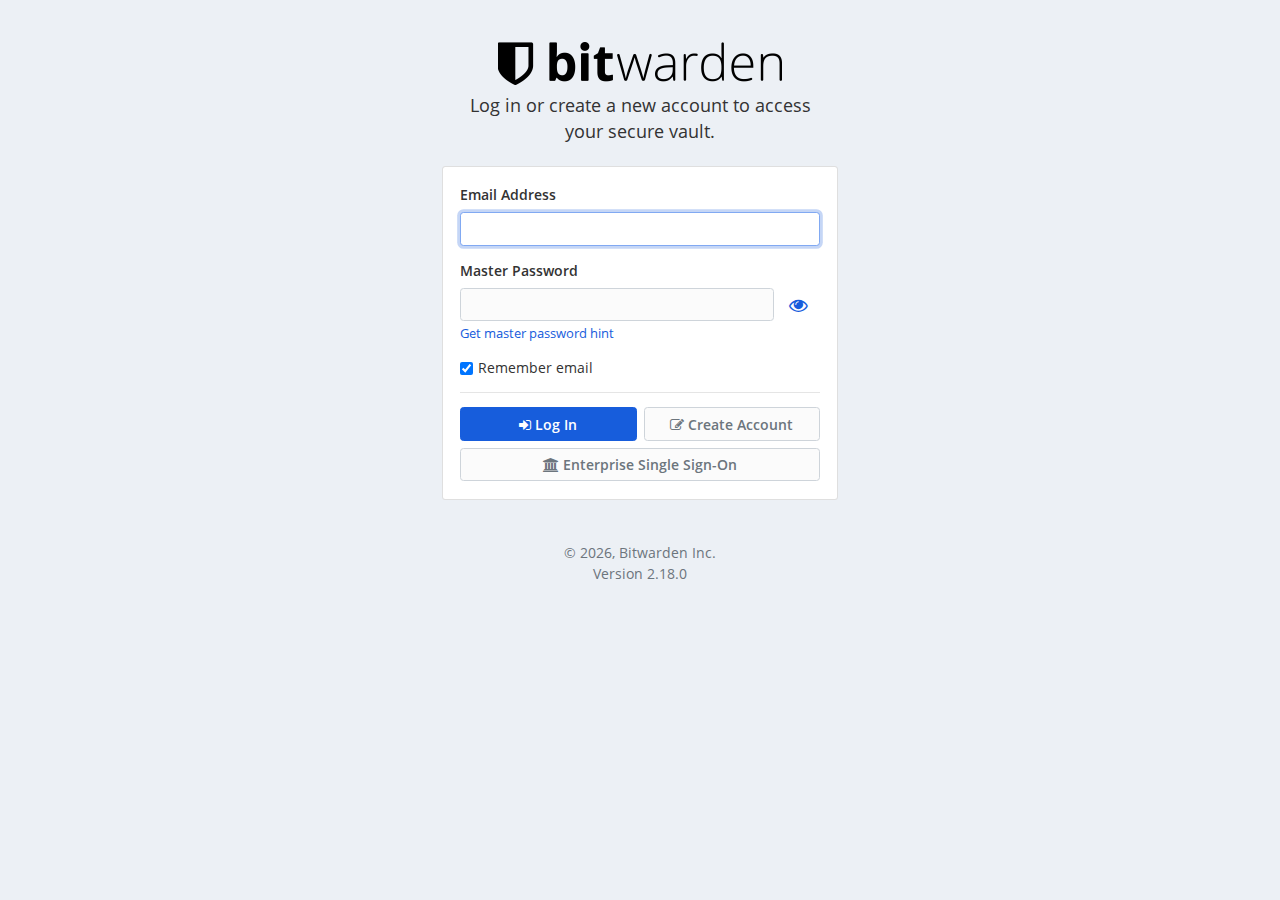
<file: index.html>
<!DOCTYPE html>
<html>

<head>
    <meta charset="utf-8">
    <meta name="viewport" content="width=1010">
    <meta name="theme-color" content="#175DDC">

    <title page-title>Bitwarden Web Vault</title>

    <link rel="apple-touch-icon" sizes="180x180" href="images/icons/apple-touch-icon.png">
    <link rel="icon" type="image/png" sizes="32x32" href="images/icons/favicon-32x32.png">
    <link rel="icon" type="image/png" sizes="16x16" href="images/icons/favicon-16x16.png">
    <link rel="mask-icon" href="images/icons/safari-pinned-tab.svg" color="#175DDC">
    <link rel="manifest" href="manifest.json">
<link href="app/main.c7d0678ccb8c0f93c4ae.css" rel="stylesheet"></head>

<body class="layout_frontend">
    <app-root>
        <div class="mt-5 d-flex justify-content-center">
            <div>
                <img src="images/logo-dark@2x.png" class="mb-4 logo" alt="Bitwarden">
                <p class="text-center">
                    <i class="fa fa-spinner fa-spin fa-2x text-muted" title="Loading" aria-hidden="true"></i>
                </p>
            </div>
        </div>
    </app-root>
<script type="text/javascript" src="app/polyfills.c7d0678ccb8c0f93c4ae.js"></script><script type="text/javascript" src="app/vendor.c7d0678ccb8c0f93c4ae.js"></script><script type="text/javascript" src="app/main.c7d0678ccb8c0f93c4ae.js"></script></body>

</html>
</file>
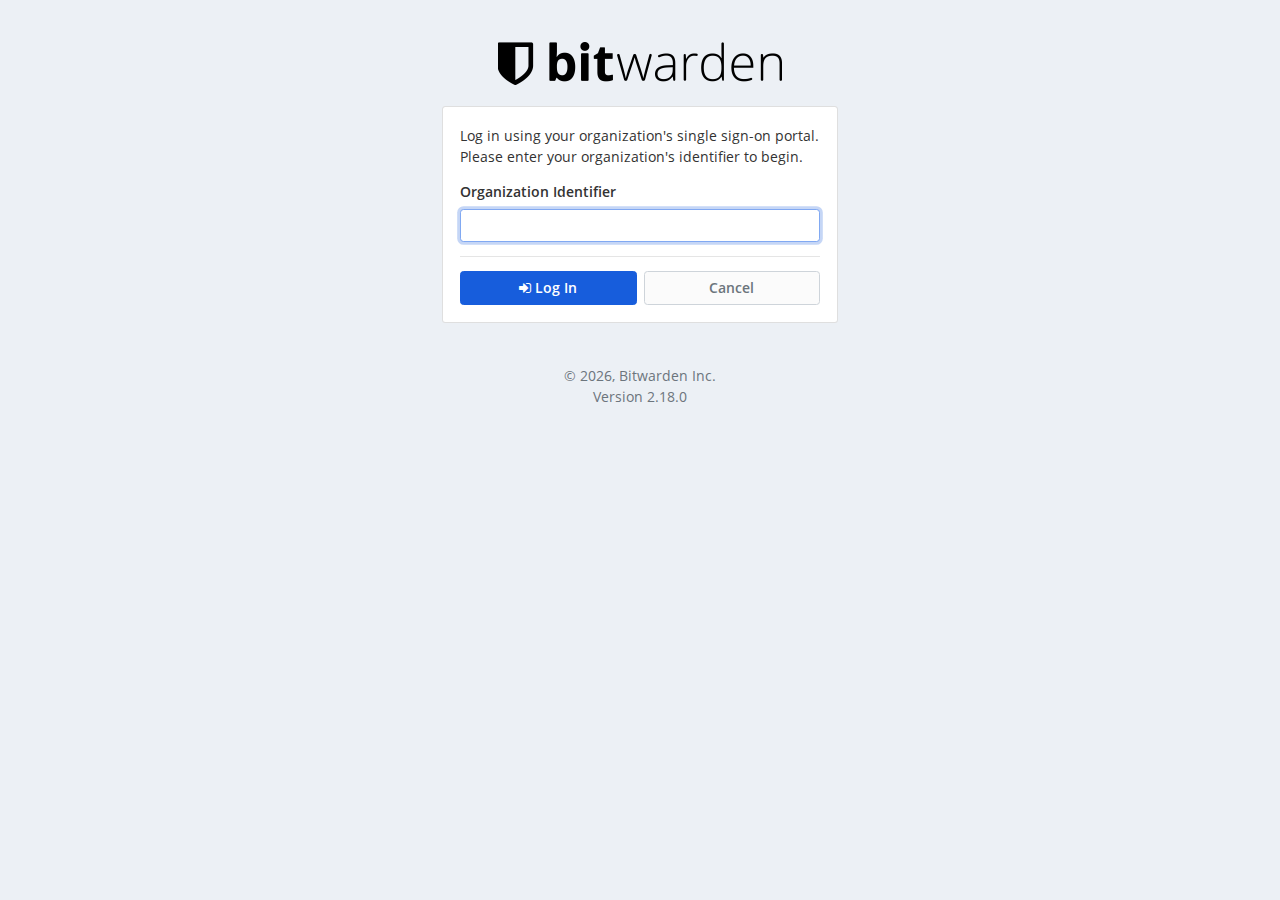
<file: sso-connector.html>
<!DOCTYPE html>
<html>

<head>
    <meta charset="utf-8">
    <meta name="viewport" content="width=1010">
    <meta name="theme-color" content="#175DDC">

    <title>Bitwarden</title>

    <link rel="apple-touch-icon" sizes="180x180" href="images/icons/apple-touch-icon.png">
    <link rel="icon" type="image/png" sizes="32x32" href="images/icons/favicon-32x32.png">
    <link rel="icon" type="image/png" sizes="16x16" href="images/icons/favicon-16x16.png">
    <link rel="mask-icon" href="images/icons/safari-pinned-tab.svg" color="#175DDC">
    <link rel="manifest" href="manifest.json">
<link href="connectors/sso.c7d0678ccb8c0f93c4ae.css" rel="stylesheet"></head>

<body class="layout_frontend">
    <div class="mt-5 d-flex justify-content-center">
        <div>
            <img src="images/logo-dark@2x.png" class="mb-4 logo" alt="Bitwarden">
            <div id="content">
                <p class="text-center">
                    <i class="fa fa-spinner fa-spin fa-2x text-muted" title="Loading" aria-hidden="true"></i>
                </p>
            </div>
        </div>
    </div>
<script type="text/javascript" src="connectors/sso.c7d0678ccb8c0f93c4ae.js"></script></body>

</html>
</file>
<file: app/main.c7d0678ccb8c0f93c4ae.css>
@font-face {
	font-family: 'Open Sans';
	font-style: italic;
	font-weight: 300;
	src: url(../fonts/Open_Sans-italic-300.woff) format('woff');
	unicode-range: U+0-10FFFF;
}

@font-face {
	font-family: 'Open Sans';
	font-style: italic;
	font-weight: 400;
	src: url(../fonts/Open_Sans-italic-400.woff) format('woff');
	unicode-range: U+0-10FFFF;
}

@font-face {
	font-family: 'Open Sans';
	font-style: italic;
	font-weight: 600;
	src: url(../fonts/Open_Sans-italic-600.woff) format('woff');
	unicode-range: U+0-10FFFF;
}

@font-face {
	font-family: 'Open Sans';
	font-style: italic;
	font-weight: 700;
	src: url(../fonts/Open_Sans-italic-700.woff) format('woff');
	unicode-range: U+0-10FFFF;
}

@font-face {
	font-family: 'Open Sans';
	font-style: italic;
	font-weight: 800;
	src: url(../fonts/Open_Sans-italic-800.woff) format('woff');
	unicode-range: U+0-10FFFF;
}

@font-face {
	font-family: 'Open Sans';
	font-style: normal;
	font-weight: 300;
	src: url(../fonts/Open_Sans-normal-300.woff) format('woff');
	unicode-range: U+0-10FFFF;
}

@font-face {
	font-family: 'Open Sans';
	font-style: normal;
	font-weight: 400;
	src: url(../fonts/Open_Sans-normal-400.woff) format('woff');
	unicode-range: U+0-10FFFF;
}

@font-face {
	font-family: 'Open Sans';
	font-style: normal;
	font-weight: 600;
	src: url(../fonts/Open_Sans-normal-600.woff) format('woff');
	unicode-range: U+0-10FFFF;
}

@font-face {
	font-family: 'Open Sans';
	font-style: normal;
	font-weight: 700;
	src: url(../fonts/Open_Sans-normal-700.woff) format('woff');
	unicode-range: U+0-10FFFF;
}

@font-face {
	font-family: 'Open Sans';
	font-style: normal;
	font-weight: 800;
	src: url(../fonts/Open_Sans-normal-800.woff) format('woff');
	unicode-range: U+0-10FFFF;
}


@charset "UTF-8";
:root {
  --blue: #007bff;
  --indigo: #6610f2;
  --purple: #6f42c1;
  --pink: #e83e8c;
  --red: #dc3545;
  --orange: #fd7e14;
  --yellow: #ffc107;
  --green: #28a745;
  --teal: #20c997;
  --cyan: #17a2b8;
  --white: #fff;
  --gray: #6c757d;
  --gray-dark: #343a40;
  --primary: #175DDC;
  --secondary: #ced4da;
  --success: #00a65a;
  --info: #555555;
  --warning: #bf7e16;
  --danger: #dd4b39;
  --light: #f8f9fa;
  --dark: #343a40;
  --primary-accent: #1252A3;
  --secondary-alt: #1A3B66;
  --breakpoint-xs: 0;
  --breakpoint-sm: 1px;
  --breakpoint-md: 2px;
  --breakpoint-lg: 3px;
  --breakpoint-xl: 4px;
  --font-family-sans-serif: "Open Sans", "Helvetica Neue", Helvetica, Arial, sans-serif, "Apple Color Emoji", "Segoe UI Emoji", "Segoe UI Symbol";
  --font-family-monospace: SFMono-Regular, Menlo, Monaco, Consolas, "Liberation Mono", "Courier New", monospace; }

*,
*::before,
*::after {
  box-sizing: border-box; }

html {
  font-family: sans-serif;
  line-height: 1.15;
  -webkit-text-size-adjust: 100%;
  -webkit-tap-highlight-color: rgba(0, 0, 0, 0); }

article, aside, figcaption, figure, footer, header, hgroup, main, nav, section {
  display: block; }

body {
  margin: 0;
  font-family: "Open Sans", "Helvetica Neue", Helvetica, Arial, sans-serif, "Apple Color Emoji", "Segoe UI Emoji", "Segoe UI Symbol";
  font-size: 1rem;
  font-weight: 400;
  line-height: 1.5;
  color: #333333;
  text-align: left;
  background-color: #ffffff; }

[tabindex="-1"]:focus {
  outline: 0 !important; }

hr {
  box-sizing: content-box;
  height: 0;
  overflow: visible; }

h1, h2, h3, h4, h5, h6 {
  margin-top: 0;
  margin-bottom: 0.5rem; }

p {
  margin-top: 0;
  margin-bottom: 1rem; }

abbr[title],
abbr[data-original-title] {
  text-decoration: underline;
  text-decoration: underline dotted;
  cursor: help;
  border-bottom: 0;
  text-decoration-skip-ink: none; }

address {
  margin-bottom: 1rem;
  font-style: normal;
  line-height: inherit; }

ol,
ul,
dl {
  margin-top: 0;
  margin-bottom: 1rem; }

ol ol,
ul ul,
ol ul,
ul ol {
  margin-bottom: 0; }

dt {
  font-weight: 700; }

dd {
  margin-bottom: .5rem;
  margin-left: 0; }

blockquote {
  margin: 0 0 1rem; }

b,
strong {
  font-weight: bolder; }

small {
  font-size: 80%; }

sub,
sup {
  position: relative;
  font-size: 75%;
  line-height: 0;
  vertical-align: baseline; }

sub {
  bottom: -.25em; }

sup {
  top: -.5em; }

a {
  color: #175DDC;
  text-decoration: none;
  background-color: transparent; }
  a:hover {
    color: #104097;
    text-decoration: underline; }

a:not([href]):not([tabindex]) {
  color: inherit;
  text-decoration: none; }
  a:not([href]):not([tabindex]):hover, a:not([href]):not([tabindex]):focus {
    color: inherit;
    text-decoration: none; }
  a:not([href]):not([tabindex]):focus {
    outline: 0; }

pre,
code,
kbd,
samp {
  font-family: SFMono-Regular, Menlo, Monaco, Consolas, "Liberation Mono", "Courier New", monospace;
  font-size: 1em; }

pre {
  margin-top: 0;
  margin-bottom: 1rem;
  overflow: auto; }

figure {
  margin: 0 0 1rem; }

img {
  vertical-align: middle;
  border-style: none; }

svg {
  overflow: hidden;
  vertical-align: middle; }

table {
  border-collapse: collapse; }

caption {
  padding-top: 0.75rem;
  padding-bottom: 0.75rem;
  color: #6c757d;
  text-align: left;
  caption-side: bottom; }

th {
  text-align: inherit; }

label {
  display: inline-block;
  margin-bottom: 0.5rem; }

button {
  border-radius: 0; }

button:focus {
  outline: 1px dotted;
  outline: 5px auto -webkit-focus-ring-color; }

input,
button,
select,
optgroup,
textarea {
  margin: 0;
  font-family: inherit;
  font-size: inherit;
  line-height: inherit; }

button,
input {
  overflow: visible; }

button,
select {
  text-transform: none; }

select {
  word-wrap: normal; }

button,
[type="button"],
[type="reset"],
[type="submit"] {
  -webkit-appearance: button; }

button:not(:disabled),
[type="button"]:not(:disabled),
[type="reset"]:not(:disabled),
[type="submit"]:not(:disabled) {
  cursor: pointer; }

button::-moz-focus-inner,
[type="button"]::-moz-focus-inner,
[type="reset"]::-moz-focus-inner,
[type="submit"]::-moz-focus-inner {
  padding: 0;
  border-style: none; }

input[type="radio"],
input[type="checkbox"] {
  box-sizing: border-box;
  padding: 0; }

input[type="date"],
input[type="time"],
input[type="datetime-local"],
input[type="month"] {
  -webkit-appearance: listbox; }

textarea {
  overflow: auto;
  resize: vertical; }

fieldset {
  min-width: 0;
  padding: 0;
  margin: 0;
  border: 0; }

legend {
  display: block;
  width: 100%;
  max-width: 100%;
  padding: 0;
  margin-bottom: .5rem;
  font-size: 1.5rem;
  line-height: inherit;
  color: inherit;
  white-space: normal; }

progress {
  vertical-align: baseline; }

[type="number"]::-webkit-inner-spin-button,
[type="number"]::-webkit-outer-spin-button {
  height: auto; }

[type="search"] {
  outline-offset: -2px;
  -webkit-appearance: none; }

[type="search"]::-webkit-search-decoration {
  -webkit-appearance: none; }

::-webkit-file-upload-button {
  font: inherit;
  -webkit-appearance: button; }

output {
  display: inline-block; }

summary {
  display: list-item;
  cursor: pointer; }

template {
  display: none; }

[hidden] {
  display: none !important; }

h1, h2, h3, h4, h5, h6,
.h1, .h2, .h3, .h4, .h5, .h6 {
  margin-bottom: 0.5rem;
  font-weight: 500;
  line-height: 1.2; }

h1, .h1 {
  font-size: 1.7rem; }

h2, .h2 {
  font-size: 1.3rem; }

h3, .h3 {
  font-size: 1rem; }

h4, .h4 {
  font-size: 1rem; }

h5, .h5 {
  font-size: 1rem; }

h6, .h6 {
  font-size: 1rem; }

.lead {
  font-size: 1.25rem;
  font-weight: normal; }

.display-1 {
  font-size: 6rem;
  font-weight: 300;
  line-height: 1.2; }

.display-2 {
  font-size: 5.5rem;
  font-weight: 300;
  line-height: 1.2; }

.display-3 {
  font-size: 4.5rem;
  font-weight: 300;
  line-height: 1.2; }

.display-4 {
  font-size: 3.5rem;
  font-weight: 300;
  line-height: 1.2; }

hr {
  margin-top: 1rem;
  margin-bottom: 1rem;
  border: 0;
  border-top: 1px solid rgba(0, 0, 0, 0.1); }

small,
.small {
  font-size: 90%;
  font-weight: 400; }

mark,
.mark {
  padding: 0.2em;
  background-color: #fcf8e3; }

.list-unstyled {
  padding-left: 0;
  list-style: none; }

.list-inline {
  padding-left: 0;
  list-style: none; }

.list-inline-item {
  display: inline-block; }
  .list-inline-item:not(:last-child) {
    margin-right: 0.5rem; }

.initialism {
  font-size: 90%;
  text-transform: uppercase; }

.blockquote {
  margin-bottom: 1rem;
  font-size: 1.25rem; }

.blockquote-footer {
  display: block;
  font-size: 90%;
  color: #6c757d; }
  .blockquote-footer::before {
    content: "\2014\A0"; }

.img-fluid, .table.table-list td.table-list-icon img {
  max-width: 100%;
  height: auto; }

.img-thumbnail {
  padding: 0.25rem;
  background-color: #ffffff;
  border: 1px solid #dee2e6;
  border-radius: 0.25rem;
  max-width: 100%;
  height: auto; }

.figure {
  display: inline-block; }

.figure-img {
  margin-bottom: 0.5rem;
  line-height: 1; }

.figure-caption {
  font-size: 90%;
  color: #6c757d; }

code {
  font-size: 100%;
  color: #e83e8c;
  word-break: break-word; }
  a > code {
    color: inherit; }

kbd {
  padding: 0.2rem 0.4rem;
  font-size: 100%;
  color: #fff;
  background-color: #212529;
  border-radius: 0.2rem; }
  kbd kbd {
    padding: 0;
    font-size: 100%;
    font-weight: 700; }

pre {
  display: block;
  font-size: 100%;
  color: #212529; }
  pre code {
    font-size: inherit;
    color: inherit;
    word-break: normal; }

.pre-scrollable {
  max-height: 340px;
  overflow-y: scroll; }

.container {
  width: 100%;
  padding-right: 10px;
  padding-left: 10px;
  margin-right: auto;
  margin-left: auto; }
  @media (min-width: 1px) {
    .container {
      max-width: 540px; } }
  @media (min-width: 2px) {
    .container {
      max-width: 720px; } }
  @media (min-width: 3px) {
    .container {
      max-width: 960px; } }
  @media (min-width: 4px) {
    .container {
      max-width: 1140px; } }

.container-fluid {
  width: 100%;
  padding-right: 10px;
  padding-left: 10px;
  margin-right: auto;
  margin-left: auto; }

.row {
  display: flex;
  flex-wrap: wrap;
  margin-right: -10px;
  margin-left: -10px; }

.no-gutters {
  margin-right: 0;
  margin-left: 0; }
  .no-gutters > .col,
  .no-gutters > [class*="col-"] {
    padding-right: 0;
    padding-left: 0; }

.col-1, .col-2, .col-3, .col-4, .col-5, .col-6, .col-7, .col-8, .col-9, .col-10, .col-11, .col-12, .col,
.col-auto, .col-sm-1, .col-sm-2, .col-sm-3, .col-sm-4, .col-sm-5, .col-sm-6, .col-sm-7, .col-sm-8, .col-sm-9, .col-sm-10, .col-sm-11, .col-sm-12, .col-sm,
.col-sm-auto, .col-md-1, .col-md-2, .col-md-3, .col-md-4, .col-md-5, .col-md-6, .col-md-7, .col-md-8, .col-md-9, .col-md-10, .col-md-11, .col-md-12, .col-md,
.col-md-auto, .col-lg-1, .col-lg-2, .col-lg-3, .col-lg-4, .col-lg-5, .col-lg-6, .col-lg-7, .col-lg-8, .col-lg-9, .col-lg-10, .col-lg-11, .col-lg-12, .col-lg,
.col-lg-auto, .col-xl-1, .col-xl-2, .col-xl-3, .col-xl-4, .col-xl-5, .col-xl-6, .col-xl-7, .col-xl-8, .col-xl-9, .col-xl-10, .col-xl-11, .col-xl-12, .col-xl,
.col-xl-auto {
  position: relative;
  width: 100%;
  padding-right: 10px;
  padding-left: 10px; }

.col {
  flex-basis: 0;
  flex-grow: 1;
  max-width: 100%; }

.col-auto {
  flex: 0 0 auto;
  width: auto;
  max-width: 100%; }

.col-1 {
  flex: 0 0 8.33333%;
  max-width: 8.33333%; }

.col-2 {
  flex: 0 0 16.66667%;
  max-width: 16.66667%; }

.col-3 {
  flex: 0 0 25%;
  max-width: 25%; }

.col-4 {
  flex: 0 0 33.33333%;
  max-width: 33.33333%; }

.col-5 {
  flex: 0 0 41.66667%;
  max-width: 41.66667%; }

.col-6 {
  flex: 0 0 50%;
  max-width: 50%; }

.col-7 {
  flex: 0 0 58.33333%;
  max-width: 58.33333%; }

.col-8 {
  flex: 0 0 66.66667%;
  max-width: 66.66667%; }

.col-9 {
  flex: 0 0 75%;
  max-width: 75%; }

.col-10 {
  flex: 0 0 83.33333%;
  max-width: 83.33333%; }

.col-11 {
  flex: 0 0 91.66667%;
  max-width: 91.66667%; }

.col-12 {
  flex: 0 0 100%;
  max-width: 100%; }

.order-first {
  order: -1; }

.order-last {
  order: 13; }

.order-0 {
  order: 0; }

.order-1 {
  order: 1; }

.order-2 {
  order: 2; }

.order-3 {
  order: 3; }

.order-4 {
  order: 4; }

.order-5 {
  order: 5; }

.order-6 {
  order: 6; }

.order-7 {
  order: 7; }

.order-8 {
  order: 8; }

.order-9 {
  order: 9; }

.order-10 {
  order: 10; }

.order-11 {
  order: 11; }

.order-12 {
  order: 12; }

.offset-1 {
  margin-left: 8.33333%; }

.offset-2 {
  margin-left: 16.66667%; }

.offset-3 {
  margin-left: 25%; }

.offset-4 {
  margin-left: 33.33333%; }

.offset-5 {
  margin-left: 41.66667%; }

.offset-6 {
  margin-left: 50%; }

.offset-7 {
  margin-left: 58.33333%; }

.offset-8 {
  margin-left: 66.66667%; }

.offset-9 {
  margin-left: 75%; }

.offset-10 {
  margin-left: 83.33333%; }

.offset-11 {
  margin-left: 91.66667%; }

@media (min-width: 1px) {
  .col-sm {
    flex-basis: 0;
    flex-grow: 1;
    max-width: 100%; }
  .col-sm-auto {
    flex: 0 0 auto;
    width: auto;
    max-width: 100%; }
  .col-sm-1 {
    flex: 0 0 8.33333%;
    max-width: 8.33333%; }
  .col-sm-2 {
    flex: 0 0 16.66667%;
    max-width: 16.66667%; }
  .col-sm-3 {
    flex: 0 0 25%;
    max-width: 25%; }
  .col-sm-4 {
    flex: 0 0 33.33333%;
    max-width: 33.33333%; }
  .col-sm-5 {
    flex: 0 0 41.66667%;
    max-width: 41.66667%; }
  .col-sm-6 {
    flex: 0 0 50%;
    max-width: 50%; }
  .col-sm-7 {
    flex: 0 0 58.33333%;
    max-width: 58.33333%; }
  .col-sm-8 {
    flex: 0 0 66.66667%;
    max-width: 66.66667%; }
  .col-sm-9 {
    flex: 0 0 75%;
    max-width: 75%; }
  .col-sm-10 {
    flex: 0 0 83.33333%;
    max-width: 83.33333%; }
  .col-sm-11 {
    flex: 0 0 91.66667%;
    max-width: 91.66667%; }
  .col-sm-12 {
    flex: 0 0 100%;
    max-width: 100%; }
  .order-sm-first {
    order: -1; }
  .order-sm-last {
    order: 13; }
  .order-sm-0 {
    order: 0; }
  .order-sm-1 {
    order: 1; }
  .order-sm-2 {
    order: 2; }
  .order-sm-3 {
    order: 3; }
  .order-sm-4 {
    order: 4; }
  .order-sm-5 {
    order: 5; }
  .order-sm-6 {
    order: 6; }
  .order-sm-7 {
    order: 7; }
  .order-sm-8 {
    order: 8; }
  .order-sm-9 {
    order: 9; }
  .order-sm-10 {
    order: 10; }
  .order-sm-11 {
    order: 11; }
  .order-sm-12 {
    order: 12; }
  .offset-sm-0 {
    margin-left: 0; }
  .offset-sm-1 {
    margin-left: 8.33333%; }
  .offset-sm-2 {
    margin-left: 16.66667%; }
  .offset-sm-3 {
    margin-left: 25%; }
  .offset-sm-4 {
    margin-left: 33.33333%; }
  .offset-sm-5 {
    margin-left: 41.66667%; }
  .offset-sm-6 {
    margin-left: 50%; }
  .offset-sm-7 {
    margin-left: 58.33333%; }
  .offset-sm-8 {
    margin-left: 66.66667%; }
  .offset-sm-9 {
    margin-left: 75%; }
  .offset-sm-10 {
    margin-left: 83.33333%; }
  .offset-sm-11 {
    margin-left: 91.66667%; } }

@media (min-width: 2px) {
  .col-md {
    flex-basis: 0;
    flex-grow: 1;
    max-width: 100%; }
  .col-md-auto {
    flex: 0 0 auto;
    width: auto;
    max-width: 100%; }
  .col-md-1 {
    flex: 0 0 8.33333%;
    max-width: 8.33333%; }
  .col-md-2 {
    flex: 0 0 16.66667%;
    max-width: 16.66667%; }
  .col-md-3 {
    flex: 0 0 25%;
    max-width: 25%; }
  .col-md-4 {
    flex: 0 0 33.33333%;
    max-width: 33.33333%; }
  .col-md-5 {
    flex: 0 0 41.66667%;
    max-width: 41.66667%; }
  .col-md-6 {
    flex: 0 0 50%;
    max-width: 50%; }
  .col-md-7 {
    flex: 0 0 58.33333%;
    max-width: 58.33333%; }
  .col-md-8 {
    flex: 0 0 66.66667%;
    max-width: 66.66667%; }
  .col-md-9 {
    flex: 0 0 75%;
    max-width: 75%; }
  .col-md-10 {
    flex: 0 0 83.33333%;
    max-width: 83.33333%; }
  .col-md-11 {
    flex: 0 0 91.66667%;
    max-width: 91.66667%; }
  .col-md-12 {
    flex: 0 0 100%;
    max-width: 100%; }
  .order-md-first {
    order: -1; }
  .order-md-last {
    order: 13; }
  .order-md-0 {
    order: 0; }
  .order-md-1 {
    order: 1; }
  .order-md-2 {
    order: 2; }
  .order-md-3 {
    order: 3; }
  .order-md-4 {
    order: 4; }
  .order-md-5 {
    order: 5; }
  .order-md-6 {
    order: 6; }
  .order-md-7 {
    order: 7; }
  .order-md-8 {
    order: 8; }
  .order-md-9 {
    order: 9; }
  .order-md-10 {
    order: 10; }
  .order-md-11 {
    order: 11; }
  .order-md-12 {
    order: 12; }
  .offset-md-0 {
    margin-left: 0; }
  .offset-md-1 {
    margin-left: 8.33333%; }
  .offset-md-2 {
    margin-left: 16.66667%; }
  .offset-md-3 {
    margin-left: 25%; }
  .offset-md-4 {
    margin-left: 33.33333%; }
  .offset-md-5 {
    margin-left: 41.66667%; }
  .offset-md-6 {
    margin-left: 50%; }
  .offset-md-7 {
    margin-left: 58.33333%; }
  .offset-md-8 {
    margin-left: 66.66667%; }
  .offset-md-9 {
    margin-left: 75%; }
  .offset-md-10 {
    margin-left: 83.33333%; }
  .offset-md-11 {
    margin-left: 91.66667%; } }

@media (min-width: 3px) {
  .col-lg {
    flex-basis: 0;
    flex-grow: 1;
    max-width: 100%; }
  .col-lg-auto {
    flex: 0 0 auto;
    width: auto;
    max-width: 100%; }
  .col-lg-1 {
    flex: 0 0 8.33333%;
    max-width: 8.33333%; }
  .col-lg-2 {
    flex: 0 0 16.66667%;
    max-width: 16.66667%; }
  .col-lg-3 {
    flex: 0 0 25%;
    max-width: 25%; }
  .col-lg-4 {
    flex: 0 0 33.33333%;
    max-width: 33.33333%; }
  .col-lg-5 {
    flex: 0 0 41.66667%;
    max-width: 41.66667%; }
  .col-lg-6 {
    flex: 0 0 50%;
    max-width: 50%; }
  .col-lg-7 {
    flex: 0 0 58.33333%;
    max-width: 58.33333%; }
  .col-lg-8 {
    flex: 0 0 66.66667%;
    max-width: 66.66667%; }
  .col-lg-9 {
    flex: 0 0 75%;
    max-width: 75%; }
  .col-lg-10 {
    flex: 0 0 83.33333%;
    max-width: 83.33333%; }
  .col-lg-11 {
    flex: 0 0 91.66667%;
    max-width: 91.66667%; }
  .col-lg-12 {
    flex: 0 0 100%;
    max-width: 100%; }
  .order-lg-first {
    order: -1; }
  .order-lg-last {
    order: 13; }
  .order-lg-0 {
    order: 0; }
  .order-lg-1 {
    order: 1; }
  .order-lg-2 {
    order: 2; }
  .order-lg-3 {
    order: 3; }
  .order-lg-4 {
    order: 4; }
  .order-lg-5 {
    order: 5; }
  .order-lg-6 {
    order: 6; }
  .order-lg-7 {
    order: 7; }
  .order-lg-8 {
    order: 8; }
  .order-lg-9 {
    order: 9; }
  .order-lg-10 {
    order: 10; }
  .order-lg-11 {
    order: 11; }
  .order-lg-12 {
    order: 12; }
  .offset-lg-0 {
    margin-left: 0; }
  .offset-lg-1 {
    margin-left: 8.33333%; }
  .offset-lg-2 {
    margin-left: 16.66667%; }
  .offset-lg-3 {
    margin-left: 25%; }
  .offset-lg-4 {
    margin-left: 33.33333%; }
  .offset-lg-5 {
    margin-left: 41.66667%; }
  .offset-lg-6 {
    margin-left: 50%; }
  .offset-lg-7 {
    margin-left: 58.33333%; }
  .offset-lg-8 {
    margin-left: 66.66667%; }
  .offset-lg-9 {
    margin-left: 75%; }
  .offset-lg-10 {
    margin-left: 83.33333%; }
  .offset-lg-11 {
    margin-left: 91.66667%; } }

@media (min-width: 4px) {
  .col-xl {
    flex-basis: 0;
    flex-grow: 1;
    max-width: 100%; }
  .col-xl-auto {
    flex: 0 0 auto;
    width: auto;
    max-width: 100%; }
  .col-xl-1 {
    flex: 0 0 8.33333%;
    max-width: 8.33333%; }
  .col-xl-2 {
    flex: 0 0 16.66667%;
    max-width: 16.66667%; }
  .col-xl-3 {
    flex: 0 0 25%;
    max-width: 25%; }
  .col-xl-4 {
    flex: 0 0 33.33333%;
    max-width: 33.33333%; }
  .col-xl-5 {
    flex: 0 0 41.66667%;
    max-width: 41.66667%; }
  .col-xl-6 {
    flex: 0 0 50%;
    max-width: 50%; }
  .col-xl-7 {
    flex: 0 0 58.33333%;
    max-width: 58.33333%; }
  .col-xl-8 {
    flex: 0 0 66.66667%;
    max-width: 66.66667%; }
  .col-xl-9 {
    flex: 0 0 75%;
    max-width: 75%; }
  .col-xl-10 {
    flex: 0 0 83.33333%;
    max-width: 83.33333%; }
  .col-xl-11 {
    flex: 0 0 91.66667%;
    max-width: 91.66667%; }
  .col-xl-12 {
    flex: 0 0 100%;
    max-width: 100%; }
  .order-xl-first {
    order: -1; }
  .order-xl-last {
    order: 13; }
  .order-xl-0 {
    order: 0; }
  .order-xl-1 {
    order: 1; }
  .order-xl-2 {
    order: 2; }
  .order-xl-3 {
    order: 3; }
  .order-xl-4 {
    order: 4; }
  .order-xl-5 {
    order: 5; }
  .order-xl-6 {
    order: 6; }
  .order-xl-7 {
    order: 7; }
  .order-xl-8 {
    order: 8; }
  .order-xl-9 {
    order: 9; }
  .order-xl-10 {
    order: 10; }
  .order-xl-11 {
    order: 11; }
  .order-xl-12 {
    order: 12; }
  .offset-xl-0 {
    margin-left: 0; }
  .offset-xl-1 {
    margin-left: 8.33333%; }
  .offset-xl-2 {
    margin-left: 16.66667%; }
  .offset-xl-3 {
    margin-left: 25%; }
  .offset-xl-4 {
    margin-left: 33.33333%; }
  .offset-xl-5 {
    margin-left: 41.66667%; }
  .offset-xl-6 {
    margin-left: 50%; }
  .offset-xl-7 {
    margin-left: 58.33333%; }
  .offset-xl-8 {
    margin-left: 66.66667%; }
  .offset-xl-9 {
    margin-left: 75%; }
  .offset-xl-10 {
    margin-left: 83.33333%; }
  .offset-xl-11 {
    margin-left: 91.66667%; } }

.table {
  width: 100%;
  margin-bottom: 1rem;
  color: #333333; }
  .table th,
  .table td {
    padding: 0.75rem;
    vertical-align: top;
    border-top: 1px solid #dee2e6; }
  .table thead th {
    vertical-align: bottom;
    border-bottom: 2px solid #dee2e6; }
  .table tbody + tbody {
    border-top: 2px solid #dee2e6; }

.table-sm th,
.table-sm td {
  padding: 0.3rem; }

.table-bordered {
  border: 1px solid #dee2e6; }
  .table-bordered th,
  .table-bordered td {
    border: 1px solid #dee2e6; }
  .table-bordered thead th,
  .table-bordered thead td {
    border-bottom-width: 2px; }

.table-borderless th,
.table-borderless td,
.table-borderless thead th,
.table-borderless tbody + tbody {
  border: 0; }

.table-striped tbody tr:nth-of-type(odd) {
  background-color: rgba(0, 0, 0, 0.02); }

.table-hover tbody tr:hover {
  color: #333333;
  background-color: rgba(0, 0, 0, 0.03); }

.table-primary,
.table-primary > th,
.table-primary > td {
  background-color: #bed2f5; }

.table-primary th,
.table-primary td,
.table-primary thead th,
.table-primary tbody + tbody {
  border-color: #86abed; }

.table-hover .table-primary:hover {
  background-color: #a8c3f2; }
  .table-hover .table-primary:hover > td,
  .table-hover .table-primary:hover > th {
    background-color: #a8c3f2; }

.table-secondary,
.table-secondary > th,
.table-secondary > td {
  background-color: #f1f3f5; }

.table-secondary th,
.table-secondary td,
.table-secondary thead th,
.table-secondary tbody + tbody {
  border-color: #e6e9ec; }

.table-hover .table-secondary:hover {
  background-color: #e2e6ea; }
  .table-hover .table-secondary:hover > td,
  .table-hover .table-secondary:hover > th {
    background-color: #e2e6ea; }

.table-success,
.table-success > th,
.table-success > td {
  background-color: #b8e6d1; }

.table-success th,
.table-success td,
.table-success thead th,
.table-success tbody + tbody {
  border-color: #7ad1a9; }

.table-hover .table-success:hover {
  background-color: #a5dfc5; }
  .table-hover .table-success:hover > td,
  .table-hover .table-success:hover > th {
    background-color: #a5dfc5; }

.table-info,
.table-info > th,
.table-info > td {
  background-color: #cfcfcf; }

.table-info th,
.table-info td,
.table-info thead th,
.table-info tbody + tbody {
  border-color: #a7a7a7; }

.table-hover .table-info:hover {
  background-color: #c2c2c2; }
  .table-hover .table-info:hover > td,
  .table-hover .table-info:hover > th {
    background-color: #c2c2c2; }

.table-warning,
.table-warning > th,
.table-warning > td {
  background-color: #eddbbe; }

.table-warning th,
.table-warning td,
.table-warning thead th,
.table-warning tbody + tbody {
  border-color: #debc86; }

.table-hover .table-warning:hover {
  background-color: #e7d0aa; }
  .table-hover .table-warning:hover > td,
  .table-hover .table-warning:hover > th {
    background-color: #e7d0aa; }

.table-danger,
.table-danger > th,
.table-danger > td {
  background-color: #f5cdc8; }

.table-danger th,
.table-danger td,
.table-danger thead th,
.table-danger tbody + tbody {
  border-color: #eda198; }

.table-hover .table-danger:hover {
  background-color: #f1b9b2; }
  .table-hover .table-danger:hover > td,
  .table-hover .table-danger:hover > th {
    background-color: #f1b9b2; }

.table-light,
.table-light > th,
.table-light > td {
  background-color: #fdfdfe; }

.table-light th,
.table-light td,
.table-light thead th,
.table-light tbody + tbody {
  border-color: #fbfcfc; }

.table-hover .table-light:hover {
  background-color: #ececf6; }
  .table-hover .table-light:hover > td,
  .table-hover .table-light:hover > th {
    background-color: #ececf6; }

.table-dark,
.table-dark > th,
.table-dark > td {
  background-color: #c6c8ca; }

.table-dark th,
.table-dark td,
.table-dark thead th,
.table-dark tbody + tbody {
  border-color: #95999c; }

.table-hover .table-dark:hover {
  background-color: #b9bbbe; }
  .table-hover .table-dark:hover > td,
  .table-hover .table-dark:hover > th {
    background-color: #b9bbbe; }

.table-primary-accent,
.table-primary-accent > th,
.table-primary-accent > td {
  background-color: #bdcfe5; }

.table-primary-accent th,
.table-primary-accent td,
.table-primary-accent thead th,
.table-primary-accent tbody + tbody {
  border-color: #84a5cf; }

.table-hover .table-primary-accent:hover {
  background-color: #abc2de; }
  .table-hover .table-primary-accent:hover > td,
  .table-hover .table-primary-accent:hover > th {
    background-color: #abc2de; }

.table-secondary-alt,
.table-secondary-alt > th,
.table-secondary-alt > td {
  background-color: #bfc8d4; }

.table-secondary-alt th,
.table-secondary-alt td,
.table-secondary-alt thead th,
.table-secondary-alt tbody + tbody {
  border-color: #8899af; }

.table-hover .table-secondary-alt:hover {
  background-color: #b0bbca; }
  .table-hover .table-secondary-alt:hover > td,
  .table-hover .table-secondary-alt:hover > th {
    background-color: #b0bbca; }

.table-active,
.table-active > th,
.table-active > td {
  background-color: rgba(0, 0, 0, 0.03); }

.table-hover .table-active:hover {
  background-color: rgba(0, 0, 0, 0.03); }
  .table-hover .table-active:hover > td,
  .table-hover .table-active:hover > th {
    background-color: rgba(0, 0, 0, 0.03); }

.table .thead-dark th {
  color: #fff;
  background-color: #343a40;
  border-color: #454d55; }

.table .thead-light th {
  color: #495057;
  background-color: #e9ecef;
  border-color: #dee2e6; }

.table-dark {
  color: #fff;
  background-color: #343a40; }
  .table-dark th,
  .table-dark td,
  .table-dark thead th {
    border-color: #454d55; }
  .table-dark.table-bordered {
    border: 0; }
  .table-dark.table-striped tbody tr:nth-of-type(odd) {
    background-color: rgba(255, 255, 255, 0.05); }
  .table-dark.table-hover tbody tr:hover {
    color: #fff;
    background-color: rgba(255, 255, 255, 0.075); }

@media (max-width: 0.98px) {
  .table-responsive-sm {
    display: block;
    width: 100%;
    overflow-x: auto;
    -webkit-overflow-scrolling: touch; }
    .table-responsive-sm > .table-bordered {
      border: 0; } }

@media (max-width: 1.98px) {
  .table-responsive-md {
    display: block;
    width: 100%;
    overflow-x: auto;
    -webkit-overflow-scrolling: touch; }
    .table-responsive-md > .table-bordered {
      border: 0; } }

@media (max-width: 2.98px) {
  .table-responsive-lg {
    display: block;
    width: 100%;
    overflow-x: auto;
    -webkit-overflow-scrolling: touch; }
    .table-responsive-lg > .table-bordered {
      border: 0; } }

@media (max-width: 3.98px) {
  .table-responsive-xl {
    display: block;
    width: 100%;
    overflow-x: auto;
    -webkit-overflow-scrolling: touch; }
    .table-responsive-xl > .table-bordered {
      border: 0; } }

.table-responsive {
  display: block;
  width: 100%;
  overflow-x: auto;
  -webkit-overflow-scrolling: touch; }
  .table-responsive > .table-bordered {
    border: 0; }

.form-control {
  display: block;
  width: 100%;
  height: calc(1.5em + 0.75rem + 2px);
  padding: 0.375rem 0.75rem;
  font-size: 1rem;
  font-weight: 400;
  line-height: 1.5;
  color: #495057;
  background-color: #fbfbfb;
  background-clip: padding-box;
  border: 1px solid #ced4da;
  border-radius: 0.25rem;
  transition: border-color 0.15s ease-in-out, box-shadow 0.15s ease-in-out; }
  @media (prefers-reduced-motion: reduce) {
    .form-control {
      transition: none; } }
  .form-control::-ms-expand {
    background-color: transparent;
    border: 0; }
  .form-control:focus {
    color: #495057;
    background-color: #ffffff;
    border-color: #81a9f2;
    outline: 0;
    box-shadow: 0 0 0 0.2rem rgba(23, 93, 220, 0.25); }
  .form-control::placeholder {
    color: #b4b4b4;
    opacity: 1; }
  .form-control:disabled, .form-control[readonly] {
    background-color: #e0e0e0;
    opacity: 1; }

select.form-control:focus::-ms-value {
  color: #495057;
  background-color: #fbfbfb; }

.form-control-file,
.form-control-range {
  display: block;
  width: 100%; }

.col-form-label {
  padding-top: calc(0.375rem + 1px);
  padding-bottom: calc(0.375rem + 1px);
  margin-bottom: 0;
  font-size: inherit;
  line-height: 1.5; }

.col-form-label-lg {
  padding-top: calc(0.5rem + 1px);
  padding-bottom: calc(0.5rem + 1px);
  font-size: 1.15rem;
  line-height: 1.5; }

.col-form-label-sm {
  padding-top: calc(0.25rem + 1px);
  padding-bottom: calc(0.25rem + 1px);
  font-size: 0.875rem;
  line-height: 1.5; }

.form-control-plaintext {
  display: block;
  width: 100%;
  padding-top: 0.375rem;
  padding-bottom: 0.375rem;
  margin-bottom: 0;
  line-height: 1.5;
  color: #333333;
  background-color: transparent;
  border: solid transparent;
  border-width: 1px 0; }
  .form-control-plaintext.form-control-sm, .form-control-plaintext.form-control-lg {
    padding-right: 0;
    padding-left: 0; }

.form-control-sm {
  height: calc(1.5em + 0.5rem + 2px);
  padding: 0.25rem 0.5rem;
  font-size: 0.875rem;
  line-height: 1.5;
  border-radius: 0.2rem; }

.form-control-lg {
  height: calc(1.5em + 1rem + 2px);
  padding: 0.5rem 1rem;
  font-size: 1.15rem;
  line-height: 1.5;
  border-radius: 0.3rem; }

select.form-control[size], select.form-control[multiple] {
  height: auto; }

textarea.form-control {
  height: auto; }

.form-group {
  margin-bottom: 1rem; }

.form-text {
  display: block;
  margin-top: 0.25rem; }

.form-row {
  display: flex;
  flex-wrap: wrap;
  margin-right: -5px;
  margin-left: -5px; }
  .form-row > .col,
  .form-row > [class*="col-"] {
    padding-right: 5px;
    padding-left: 5px; }

.form-check {
  position: relative;
  display: block;
  padding-left: 1.25rem; }

.form-check-input {
  position: absolute;
  margin-top: 0.3rem;
  margin-left: -1.25rem; }
  .form-check-input:disabled ~ .form-check-label {
    color: #6c757d; }

.form-check-label {
  margin-bottom: 0; }

.form-check-inline {
  display: inline-flex;
  align-items: center;
  padding-left: 0;
  margin-right: 0.75rem; }
  .form-check-inline .form-check-input {
    position: static;
    margin-top: 0;
    margin-right: 0.3125rem;
    margin-left: 0; }

.valid-feedback {
  display: none;
  width: 100%;
  margin-top: 0.25rem;
  font-size: 90%;
  color: #00a65a; }

.valid-tooltip {
  position: absolute;
  top: 100%;
  z-index: 5;
  display: none;
  max-width: 100%;
  padding: 0.25rem 0.5rem;
  margin-top: .1rem;
  font-size: 0.875rem;
  line-height: 1.5;
  color: #fff;
  background-color: rgba(0, 166, 90, 0.9);
  border-radius: 0.25rem; }

.was-validated .form-control:valid, .form-control.is-valid {
  border-color: #00a65a;
  padding-right: calc(1.5em + 0.75rem);
  background-image: url("data:image/svg+xml,%3csvg xmlns='http://www.w3.org/2000/svg' viewBox='0 0 8 8'%3e%3cpath fill='%2300a65a' d='M2.3 6.73L.6 4.53c-.4-1.04.46-1.4 1.1-.8l1.1 1.4 3.4-3.8c.6-.63 1.6-.27 1.2.7l-4 4.6c-.43.5-.8.4-1.1.1z'/%3e%3c/svg%3e");
  background-repeat: no-repeat;
  background-position: center right calc(0.375em + 0.1875rem);
  background-size: calc(0.75em + 0.375rem) calc(0.75em + 0.375rem); }
  .was-validated .form-control:valid:focus, .form-control.is-valid:focus {
    border-color: #00a65a;
    box-shadow: 0 0 0 0.2rem rgba(0, 166, 90, 0.25); }
  .was-validated .form-control:valid ~ .valid-feedback,
  .was-validated .form-control:valid ~ .valid-tooltip, .form-control.is-valid ~ .valid-feedback,
  .form-control.is-valid ~ .valid-tooltip {
    display: block; }

.was-validated textarea.form-control:valid, textarea.form-control.is-valid {
  padding-right: calc(1.5em + 0.75rem);
  background-position: top calc(0.375em + 0.1875rem) right calc(0.375em + 0.1875rem); }

.was-validated .custom-select:valid, .custom-select.is-valid {
  border-color: #00a65a;
  padding-right: calc((1em + 0.75rem) * 3 / 4 + 1.75rem);
  background: url("data:image/svg+xml,%3csvg xmlns='http://www.w3.org/2000/svg' viewBox='0 0 4 5'%3e%3cpath fill='%23343a40' d='M2 0L0 2h4zm0 5L0 3h4z'/%3e%3c/svg%3e") no-repeat right 0.75rem center/8px 10px, url("data:image/svg+xml,%3csvg xmlns='http://www.w3.org/2000/svg' viewBox='0 0 8 8'%3e%3cpath fill='%2300a65a' d='M2.3 6.73L.6 4.53c-.4-1.04.46-1.4 1.1-.8l1.1 1.4 3.4-3.8c.6-.63 1.6-.27 1.2.7l-4 4.6c-.43.5-.8.4-1.1.1z'/%3e%3c/svg%3e") #fbfbfb no-repeat center right 1.75rem/calc(0.75em + 0.375rem) calc(0.75em + 0.375rem); }
  .was-validated .custom-select:valid:focus, .custom-select.is-valid:focus {
    border-color: #00a65a;
    box-shadow: 0 0 0 0.2rem rgba(0, 166, 90, 0.25); }
  .was-validated .custom-select:valid ~ .valid-feedback,
  .was-validated .custom-select:valid ~ .valid-tooltip, .custom-select.is-valid ~ .valid-feedback,
  .custom-select.is-valid ~ .valid-tooltip {
    display: block; }

.was-validated .form-control-file:valid ~ .valid-feedback,
.was-validated .form-control-file:valid ~ .valid-tooltip, .form-control-file.is-valid ~ .valid-feedback,
.form-control-file.is-valid ~ .valid-tooltip {
  display: block; }

.was-validated .form-check-input:valid ~ .form-check-label, .form-check-input.is-valid ~ .form-check-label {
  color: #00a65a; }

.was-validated .form-check-input:valid ~ .valid-feedback,
.was-validated .form-check-input:valid ~ .valid-tooltip, .form-check-input.is-valid ~ .valid-feedback,
.form-check-input.is-valid ~ .valid-tooltip {
  display: block; }

.was-validated .custom-control-input:valid ~ .custom-control-label, .custom-control-input.is-valid ~ .custom-control-label {
  color: #00a65a; }
  .was-validated .custom-control-input:valid ~ .custom-control-label::before, .custom-control-input.is-valid ~ .custom-control-label::before {
    border-color: #00a65a; }

.was-validated .custom-control-input:valid ~ .valid-feedback,
.was-validated .custom-control-input:valid ~ .valid-tooltip, .custom-control-input.is-valid ~ .valid-feedback,
.custom-control-input.is-valid ~ .valid-tooltip {
  display: block; }

.was-validated .custom-control-input:valid:checked ~ .custom-control-label::before, .custom-control-input.is-valid:checked ~ .custom-control-label::before {
  border-color: #00d976;
  background-color: #00d976; }

.was-validated .custom-control-input:valid:focus ~ .custom-control-label::before, .custom-control-input.is-valid:focus ~ .custom-control-label::before {
  box-shadow: 0 0 0 0.2rem rgba(0, 166, 90, 0.25); }

.was-validated .custom-control-input:valid:focus:not(:checked) ~ .custom-control-label::before, .custom-control-input.is-valid:focus:not(:checked) ~ .custom-control-label::before {
  border-color: #00a65a; }

.was-validated .custom-file-input:valid ~ .custom-file-label, .custom-file-input.is-valid ~ .custom-file-label {
  border-color: #00a65a; }

.was-validated .custom-file-input:valid ~ .valid-feedback,
.was-validated .custom-file-input:valid ~ .valid-tooltip, .custom-file-input.is-valid ~ .valid-feedback,
.custom-file-input.is-valid ~ .valid-tooltip {
  display: block; }

.was-validated .custom-file-input:valid:focus ~ .custom-file-label, .custom-file-input.is-valid:focus ~ .custom-file-label {
  border-color: #00a65a;
  box-shadow: 0 0 0 0.2rem rgba(0, 166, 90, 0.25); }

.invalid-feedback {
  display: none;
  width: 100%;
  margin-top: 0.25rem;
  font-size: 90%;
  color: #dd4b39; }

.invalid-tooltip {
  position: absolute;
  top: 100%;
  z-index: 5;
  display: none;
  max-width: 100%;
  padding: 0.25rem 0.5rem;
  margin-top: .1rem;
  font-size: 0.875rem;
  line-height: 1.5;
  color: #fff;
  background-color: rgba(221, 75, 57, 0.9);
  border-radius: 0.25rem; }

.was-validated .form-control:invalid, .form-control.is-invalid {
  border-color: #dd4b39;
  padding-right: calc(1.5em + 0.75rem);
  background-image: url("data:image/svg+xml,%3csvg xmlns='http://www.w3.org/2000/svg' fill='%23dd4b39' viewBox='-2 -2 7 7'%3e%3cpath stroke='%23dd4b39' d='M0 0l3 3m0-3L0 3'/%3e%3ccircle r='.5'/%3e%3ccircle cx='3' r='.5'/%3e%3ccircle cy='3' r='.5'/%3e%3ccircle cx='3' cy='3' r='.5'/%3e%3c/svg%3E");
  background-repeat: no-repeat;
  background-position: center right calc(0.375em + 0.1875rem);
  background-size: calc(0.75em + 0.375rem) calc(0.75em + 0.375rem); }
  .was-validated .form-control:invalid:focus, .form-control.is-invalid:focus {
    border-color: #dd4b39;
    box-shadow: 0 0 0 0.2rem rgba(221, 75, 57, 0.25); }
  .was-validated .form-control:invalid ~ .invalid-feedback,
  .was-validated .form-control:invalid ~ .invalid-tooltip, .form-control.is-invalid ~ .invalid-feedback,
  .form-control.is-invalid ~ .invalid-tooltip {
    display: block; }

.was-validated textarea.form-control:invalid, textarea.form-control.is-invalid {
  padding-right: calc(1.5em + 0.75rem);
  background-position: top calc(0.375em + 0.1875rem) right calc(0.375em + 0.1875rem); }

.was-validated .custom-select:invalid, .custom-select.is-invalid {
  border-color: #dd4b39;
  padding-right: calc((1em + 0.75rem) * 3 / 4 + 1.75rem);
  background: url("data:image/svg+xml,%3csvg xmlns='http://www.w3.org/2000/svg' viewBox='0 0 4 5'%3e%3cpath fill='%23343a40' d='M2 0L0 2h4zm0 5L0 3h4z'/%3e%3c/svg%3e") no-repeat right 0.75rem center/8px 10px, url("data:image/svg+xml,%3csvg xmlns='http://www.w3.org/2000/svg' fill='%23dd4b39' viewBox='-2 -2 7 7'%3e%3cpath stroke='%23dd4b39' d='M0 0l3 3m0-3L0 3'/%3e%3ccircle r='.5'/%3e%3ccircle cx='3' r='.5'/%3e%3ccircle cy='3' r='.5'/%3e%3ccircle cx='3' cy='3' r='.5'/%3e%3c/svg%3E") #fbfbfb no-repeat center right 1.75rem/calc(0.75em + 0.375rem) calc(0.75em + 0.375rem); }
  .was-validated .custom-select:invalid:focus, .custom-select.is-invalid:focus {
    border-color: #dd4b39;
    box-shadow: 0 0 0 0.2rem rgba(221, 75, 57, 0.25); }
  .was-validated .custom-select:invalid ~ .invalid-feedback,
  .was-validated .custom-select:invalid ~ .invalid-tooltip, .custom-select.is-invalid ~ .invalid-feedback,
  .custom-select.is-invalid ~ .invalid-tooltip {
    display: block; }

.was-validated .form-control-file:invalid ~ .invalid-feedback,
.was-validated .form-control-file:invalid ~ .invalid-tooltip, .form-control-file.is-invalid ~ .invalid-feedback,
.form-control-file.is-invalid ~ .invalid-tooltip {
  display: block; }

.was-validated .form-check-input:invalid ~ .form-check-label, .form-check-input.is-invalid ~ .form-check-label {
  color: #dd4b39; }

.was-validated .form-check-input:invalid ~ .invalid-feedback,
.was-validated .form-check-input:invalid ~ .invalid-tooltip, .form-check-input.is-invalid ~ .invalid-feedback,
.form-check-input.is-invalid ~ .invalid-tooltip {
  display: block; }

.was-validated .custom-control-input:invalid ~ .custom-control-label, .custom-control-input.is-invalid ~ .custom-control-label {
  color: #dd4b39; }
  .was-validated .custom-control-input:invalid ~ .custom-control-label::before, .custom-control-input.is-invalid ~ .custom-control-label::before {
    border-color: #dd4b39; }

.was-validated .custom-control-input:invalid ~ .invalid-feedback,
.was-validated .custom-control-input:invalid ~ .invalid-tooltip, .custom-control-input.is-invalid ~ .invalid-feedback,
.custom-control-input.is-invalid ~ .invalid-tooltip {
  display: block; }

.was-validated .custom-control-input:invalid:checked ~ .custom-control-label::before, .custom-control-input.is-invalid:checked ~ .custom-control-label::before {
  border-color: #e47365;
  background-color: #e47365; }

.was-validated .custom-control-input:invalid:focus ~ .custom-control-label::before, .custom-control-input.is-invalid:focus ~ .custom-control-label::before {
  box-shadow: 0 0 0 0.2rem rgba(221, 75, 57, 0.25); }

.was-validated .custom-control-input:invalid:focus:not(:checked) ~ .custom-control-label::before, .custom-control-input.is-invalid:focus:not(:checked) ~ .custom-control-label::before {
  border-color: #dd4b39; }

.was-validated .custom-file-input:invalid ~ .custom-file-label, .custom-file-input.is-invalid ~ .custom-file-label {
  border-color: #dd4b39; }

.was-validated .custom-file-input:invalid ~ .invalid-feedback,
.was-validated .custom-file-input:invalid ~ .invalid-tooltip, .custom-file-input.is-invalid ~ .invalid-feedback,
.custom-file-input.is-invalid ~ .invalid-tooltip {
  display: block; }

.was-validated .custom-file-input:invalid:focus ~ .custom-file-label, .custom-file-input.is-invalid:focus ~ .custom-file-label {
  border-color: #dd4b39;
  box-shadow: 0 0 0 0.2rem rgba(221, 75, 57, 0.25); }

.form-inline {
  display: flex;
  flex-flow: row wrap;
  align-items: center; }
  .form-inline .form-check {
    width: 100%; }
  @media (min-width: 1px) {
    .form-inline label {
      display: flex;
      align-items: center;
      justify-content: center;
      margin-bottom: 0; }
    .form-inline .form-group {
      display: flex;
      flex: 0 0 auto;
      flex-flow: row wrap;
      align-items: center;
      margin-bottom: 0; }
    .form-inline .form-control {
      display: inline-block;
      width: auto;
      vertical-align: middle; }
    .form-inline .form-control-plaintext {
      display: inline-block; }
    .form-inline .input-group,
    .form-inline .custom-select {
      width: auto; }
    .form-inline .form-check {
      display: flex;
      align-items: center;
      justify-content: center;
      width: auto;
      padding-left: 0; }
    .form-inline .form-check-input {
      position: relative;
      flex-shrink: 0;
      margin-top: 0;
      margin-right: 0.25rem;
      margin-left: 0; }
    .form-inline .custom-control {
      align-items: center;
      justify-content: center; }
    .form-inline .custom-control-label {
      margin-bottom: 0; } }

.btn, .swal2-popup .swal2-actions button {
  display: inline-block;
  font-weight: 600;
  color: #333333;
  text-align: center;
  vertical-align: middle;
  user-select: none;
  background-color: transparent;
  border: 1px solid transparent;
  padding: 0.375rem 0.75rem;
  font-size: 1rem;
  line-height: 1.5;
  border-radius: 0.25rem;
  transition: color 0.15s ease-in-out, background-color 0.15s ease-in-out, border-color 0.15s ease-in-out, box-shadow 0.15s ease-in-out; }
  @media (prefers-reduced-motion: reduce) {
    .btn, .swal2-popup .swal2-actions button {
      transition: none; } }
  .btn:hover, .swal2-popup .swal2-actions button:hover {
    color: #333333;
    text-decoration: none; }
  .btn:focus, .swal2-popup .swal2-actions button:focus, .btn.focus, .swal2-popup .swal2-actions button.focus {
    outline: 0;
    box-shadow: 0 0 0 0.2rem rgba(23, 93, 220, 0.25); }
  .btn.disabled, .swal2-popup .swal2-actions button.disabled, .btn:disabled, .swal2-popup .swal2-actions button:disabled {
    opacity: 0.65; }

a.btn.disabled,
fieldset:disabled a.btn {
  pointer-events: none; }

.btn-primary, .swal2-popup .swal2-actions button.swal2-confirm {
  color: #fff;
  background-color: #175DDC;
  border-color: #175DDC; }
  .btn-primary:hover, .swal2-popup .swal2-actions button.swal2-confirm:hover {
    color: #fff;
    background-color: #134eb9;
    border-color: #1249ae; }
  .btn-primary:focus, .swal2-popup .swal2-actions button.swal2-confirm:focus, .btn-primary.focus, .swal2-popup .swal2-actions button.focus.swal2-confirm {
    box-shadow: 0 0 0 0.2rem rgba(58, 117, 225, 0.5); }
  .btn-primary.disabled, .swal2-popup .swal2-actions button.disabled.swal2-confirm, .btn-primary:disabled, .swal2-popup .swal2-actions button.swal2-confirm:disabled {
    color: #fff;
    background-color: #175DDC;
    border-color: #175DDC; }
  .btn-primary:not(:disabled):not(.disabled):active, .swal2-popup .swal2-actions button.swal2-confirm:not(:disabled):not(.disabled):active, .btn-primary:not(:disabled):not(.disabled).active, .swal2-popup .swal2-actions button.swal2-confirm:not(:disabled):not(.disabled).active,
  .show > .btn-primary.dropdown-toggle,
  .swal2-popup .swal2-actions .show > button.dropdown-toggle.swal2-confirm {
    color: #fff;
    background-color: #1249ae;
    border-color: #1145a2; }
    .btn-primary:not(:disabled):not(.disabled):active:focus, .swal2-popup .swal2-actions button.swal2-confirm:not(:disabled):not(.disabled):active:focus, .btn-primary:not(:disabled):not(.disabled).active:focus, .swal2-popup .swal2-actions button.swal2-confirm:not(:disabled):not(.disabled).active:focus,
    .show > .btn-primary.dropdown-toggle:focus,
    .swal2-popup .swal2-actions .show > button.dropdown-toggle.swal2-confirm:focus {
      box-shadow: 0 0 0 0.2rem rgba(58, 117, 225, 0.5); }

.btn-secondary {
  color: #212529;
  background-color: #ced4da;
  border-color: #ced4da; }
  .btn-secondary:hover {
    color: #212529;
    background-color: #b8c1ca;
    border-color: #b1bbc4; }
  .btn-secondary:focus, .btn-secondary.focus {
    box-shadow: 0 0 0 0.2rem rgba(180, 186, 191, 0.5); }
  .btn-secondary.disabled, .btn-secondary:disabled {
    color: #212529;
    background-color: #ced4da;
    border-color: #ced4da; }
  .btn-secondary:not(:disabled):not(.disabled):active, .btn-secondary:not(:disabled):not(.disabled).active,
  .show > .btn-secondary.dropdown-toggle {
    color: #212529;
    background-color: #b1bbc4;
    border-color: #aab4bf; }
    .btn-secondary:not(:disabled):not(.disabled):active:focus, .btn-secondary:not(:disabled):not(.disabled).active:focus,
    .show > .btn-secondary.dropdown-toggle:focus {
      box-shadow: 0 0 0 0.2rem rgba(180, 186, 191, 0.5); }

.btn-success {
  color: #fff;
  background-color: #00a65a;
  border-color: #00a65a; }
  .btn-success:hover {
    color: #fff;
    background-color: #008045;
    border-color: #00733e; }
  .btn-success:focus, .btn-success.focus {
    box-shadow: 0 0 0 0.2rem rgba(38, 179, 115, 0.5); }
  .btn-success.disabled, .btn-success:disabled {
    color: #fff;
    background-color: #00a65a;
    border-color: #00a65a; }
  .btn-success:not(:disabled):not(.disabled):active, .btn-success:not(:disabled):not(.disabled).active,
  .show > .btn-success.dropdown-toggle {
    color: #fff;
    background-color: #00733e;
    border-color: #006637; }
    .btn-success:not(:disabled):not(.disabled):active:focus, .btn-success:not(:disabled):not(.disabled).active:focus,
    .show > .btn-success.dropdown-toggle:focus {
      box-shadow: 0 0 0 0.2rem rgba(38, 179, 115, 0.5); }

.btn-info {
  color: #fff;
  background-color: #555555;
  border-color: #555555; }
  .btn-info:hover {
    color: #fff;
    background-color: #424242;
    border-color: #3c3c3c; }
  .btn-info:focus, .btn-info.focus {
    box-shadow: 0 0 0 0.2rem rgba(111, 111, 111, 0.5); }
  .btn-info.disabled, .btn-info:disabled {
    color: #fff;
    background-color: #555555;
    border-color: #555555; }
  .btn-info:not(:disabled):not(.disabled):active, .btn-info:not(:disabled):not(.disabled).active,
  .show > .btn-info.dropdown-toggle {
    color: #fff;
    background-color: #3c3c3c;
    border-color: #353535; }
    .btn-info:not(:disabled):not(.disabled):active:focus, .btn-info:not(:disabled):not(.disabled).active:focus,
    .show > .btn-info.dropdown-toggle:focus {
      box-shadow: 0 0 0 0.2rem rgba(111, 111, 111, 0.5); }

.btn-warning {
  color: #fff;
  background-color: #bf7e16;
  border-color: #bf7e16; }
  .btn-warning:hover {
    color: #fff;
    background-color: #9d6712;
    border-color: #916011; }
  .btn-warning:focus, .btn-warning.focus {
    box-shadow: 0 0 0 0.2rem rgba(201, 145, 57, 0.5); }
  .btn-warning.disabled, .btn-warning:disabled {
    color: #fff;
    background-color: #bf7e16;
    border-color: #bf7e16; }
  .btn-warning:not(:disabled):not(.disabled):active, .btn-warning:not(:disabled):not(.disabled).active,
  .show > .btn-warning.dropdown-toggle {
    color: #fff;
    background-color: #916011;
    border-color: #86580f; }
    .btn-warning:not(:disabled):not(.disabled):active:focus, .btn-warning:not(:disabled):not(.disabled).active:focus,
    .show > .btn-warning.dropdown-toggle:focus {
      box-shadow: 0 0 0 0.2rem rgba(201, 145, 57, 0.5); }

.btn-danger {
  color: #fff;
  background-color: #dd4b39;
  border-color: #dd4b39; }
  .btn-danger:hover {
    color: #fff;
    background-color: #cd3623;
    border-color: #c23321; }
  .btn-danger:focus, .btn-danger.focus {
    box-shadow: 0 0 0 0.2rem rgba(226, 102, 87, 0.5); }
  .btn-danger.disabled, .btn-danger:disabled {
    color: #fff;
    background-color: #dd4b39;
    border-color: #dd4b39; }
  .btn-danger:not(:disabled):not(.disabled):active, .btn-danger:not(:disabled):not(.disabled).active,
  .show > .btn-danger.dropdown-toggle {
    color: #fff;
    background-color: #c23321;
    border-color: #b7301f; }
    .btn-danger:not(:disabled):not(.disabled):active:focus, .btn-danger:not(:disabled):not(.disabled).active:focus,
    .show > .btn-danger.dropdown-toggle:focus {
      box-shadow: 0 0 0 0.2rem rgba(226, 102, 87, 0.5); }

.btn-light {
  color: #212529;
  background-color: #f8f9fa;
  border-color: #f8f9fa; }
  .btn-light:hover {
    color: #212529;
    background-color: #e2e6ea;
    border-color: #dae0e5; }
  .btn-light:focus, .btn-light.focus {
    box-shadow: 0 0 0 0.2rem rgba(216, 217, 219, 0.5); }
  .btn-light.disabled, .btn-light:disabled {
    color: #212529;
    background-color: #f8f9fa;
    border-color: #f8f9fa; }
  .btn-light:not(:disabled):not(.disabled):active, .btn-light:not(:disabled):not(.disabled).active,
  .show > .btn-light.dropdown-toggle {
    color: #212529;
    background-color: #dae0e5;
    border-color: #d3d9df; }
    .btn-light:not(:disabled):not(.disabled):active:focus, .btn-light:not(:disabled):not(.disabled).active:focus,
    .show > .btn-light.dropdown-toggle:focus {
      box-shadow: 0 0 0 0.2rem rgba(216, 217, 219, 0.5); }

.btn-dark {
  color: #fff;
  background-color: #343a40;
  border-color: #343a40; }
  .btn-dark:hover {
    color: #fff;
    background-color: #23272b;
    border-color: #1d2124; }
  .btn-dark:focus, .btn-dark.focus {
    box-shadow: 0 0 0 0.2rem rgba(82, 88, 93, 0.5); }
  .btn-dark.disabled, .btn-dark:disabled {
    color: #fff;
    background-color: #343a40;
    border-color: #343a40; }
  .btn-dark:not(:disabled):not(.disabled):active, .btn-dark:not(:disabled):not(.disabled).active,
  .show > .btn-dark.dropdown-toggle {
    color: #fff;
    background-color: #1d2124;
    border-color: #171a1d; }
    .btn-dark:not(:disabled):not(.disabled):active:focus, .btn-dark:not(:disabled):not(.disabled).active:focus,
    .show > .btn-dark.dropdown-toggle:focus {
      box-shadow: 0 0 0 0.2rem rgba(82, 88, 93, 0.5); }

.btn-primary-accent {
  color: #fff;
  background-color: #1252A3;
  border-color: #1252A3; }
  .btn-primary-accent:hover {
    color: #fff;
    background-color: #0e4181;
    border-color: #0d3b75; }
  .btn-primary-accent:focus, .btn-primary-accent.focus {
    box-shadow: 0 0 0 0.2rem rgba(54, 108, 177, 0.5); }
  .btn-primary-accent.disabled, .btn-primary-accent:disabled {
    color: #fff;
    background-color: #1252A3;
    border-color: #1252A3; }
  .btn-primary-accent:not(:disabled):not(.disabled):active, .btn-primary-accent:not(:disabled):not(.disabled).active,
  .show > .btn-primary-accent.dropdown-toggle {
    color: #fff;
    background-color: #0d3b75;
    border-color: #0c356a; }
    .btn-primary-accent:not(:disabled):not(.disabled):active:focus, .btn-primary-accent:not(:disabled):not(.disabled).active:focus,
    .show > .btn-primary-accent.dropdown-toggle:focus {
      box-shadow: 0 0 0 0.2rem rgba(54, 108, 177, 0.5); }

.btn-secondary-alt {
  color: #fff;
  background-color: #1A3B66;
  border-color: #1A3B66; }
  .btn-secondary-alt:hover {
    color: #fff;
    background-color: #122948;
    border-color: #10233d; }
  .btn-secondary-alt:focus, .btn-secondary-alt.focus {
    box-shadow: 0 0 0 0.2rem rgba(60, 88, 125, 0.5); }
  .btn-secondary-alt.disabled, .btn-secondary-alt:disabled {
    color: #fff;
    background-color: #1A3B66;
    border-color: #1A3B66; }
  .btn-secondary-alt:not(:disabled):not(.disabled):active, .btn-secondary-alt:not(:disabled):not(.disabled).active,
  .show > .btn-secondary-alt.dropdown-toggle {
    color: #fff;
    background-color: #10233d;
    border-color: #0d1e33; }
    .btn-secondary-alt:not(:disabled):not(.disabled):active:focus, .btn-secondary-alt:not(:disabled):not(.disabled).active:focus,
    .show > .btn-secondary-alt.dropdown-toggle:focus {
      box-shadow: 0 0 0 0.2rem rgba(60, 88, 125, 0.5); }

.btn-outline-primary {
  color: #175DDC;
  border-color: #175DDC; }
  .btn-outline-primary:hover {
    color: #fff;
    background-color: #175DDC;
    border-color: #175DDC; }
  .btn-outline-primary:focus, .btn-outline-primary.focus {
    box-shadow: 0 0 0 0.2rem rgba(23, 93, 220, 0.5); }
  .btn-outline-primary.disabled, .btn-outline-primary:disabled {
    color: #175DDC;
    background-color: transparent; }
  .btn-outline-primary:not(:disabled):not(.disabled):active, .btn-outline-primary:not(:disabled):not(.disabled).active,
  .show > .btn-outline-primary.dropdown-toggle {
    color: #fff;
    background-color: #175DDC;
    border-color: #175DDC; }
    .btn-outline-primary:not(:disabled):not(.disabled):active:focus, .btn-outline-primary:not(:disabled):not(.disabled).active:focus,
    .show > .btn-outline-primary.dropdown-toggle:focus {
      box-shadow: 0 0 0 0.2rem rgba(23, 93, 220, 0.5); }

.btn-outline-secondary, .swal2-popup .swal2-actions button.swal2-cancel {
  color: #ced4da;
  border-color: #ced4da; }
  .btn-outline-secondary:hover, .swal2-popup .swal2-actions button.swal2-cancel:hover {
    color: #212529;
    background-color: #ced4da;
    border-color: #ced4da; }
  .btn-outline-secondary:focus, .swal2-popup .swal2-actions button.swal2-cancel:focus, .btn-outline-secondary.focus, .swal2-popup .swal2-actions button.focus.swal2-cancel {
    box-shadow: 0 0 0 0.2rem rgba(206, 212, 218, 0.5); }
  .btn-outline-secondary.disabled, .swal2-popup .swal2-actions button.disabled.swal2-cancel, .btn-outline-secondary:disabled, .swal2-popup .swal2-actions button.swal2-cancel:disabled {
    color: #ced4da;
    background-color: transparent; }
  .btn-outline-secondary:not(:disabled):not(.disabled):active, .swal2-popup .swal2-actions button.swal2-cancel:not(:disabled):not(.disabled):active, .btn-outline-secondary:not(:disabled):not(.disabled).active, .swal2-popup .swal2-actions button.swal2-cancel:not(:disabled):not(.disabled).active,
  .show > .btn-outline-secondary.dropdown-toggle,
  .swal2-popup .swal2-actions .show > button.dropdown-toggle.swal2-cancel {
    color: #212529;
    background-color: #ced4da;
    border-color: #ced4da; }
    .btn-outline-secondary:not(:disabled):not(.disabled):active:focus, .swal2-popup .swal2-actions button.swal2-cancel:not(:disabled):not(.disabled):active:focus, .btn-outline-secondary:not(:disabled):not(.disabled).active:focus, .swal2-popup .swal2-actions button.swal2-cancel:not(:disabled):not(.disabled).active:focus,
    .show > .btn-outline-secondary.dropdown-toggle:focus,
    .swal2-popup .swal2-actions .show > button.dropdown-toggle.swal2-cancel:focus {
      box-shadow: 0 0 0 0.2rem rgba(206, 212, 218, 0.5); }

.btn-outline-success {
  color: #00a65a;
  border-color: #00a65a; }
  .btn-outline-success:hover {
    color: #fff;
    background-color: #00a65a;
    border-color: #00a65a; }
  .btn-outline-success:focus, .btn-outline-success.focus {
    box-shadow: 0 0 0 0.2rem rgba(0, 166, 90, 0.5); }
  .btn-outline-success.disabled, .btn-outline-success:disabled {
    color: #00a65a;
    background-color: transparent; }
  .btn-outline-success:not(:disabled):not(.disabled):active, .btn-outline-success:not(:disabled):not(.disabled).active,
  .show > .btn-outline-success.dropdown-toggle {
    color: #fff;
    background-color: #00a65a;
    border-color: #00a65a; }
    .btn-outline-success:not(:disabled):not(.disabled):active:focus, .btn-outline-success:not(:disabled):not(.disabled).active:focus,
    .show > .btn-outline-success.dropdown-toggle:focus {
      box-shadow: 0 0 0 0.2rem rgba(0, 166, 90, 0.5); }

.btn-outline-info {
  color: #555555;
  border-color: #555555; }
  .btn-outline-info:hover {
    color: #fff;
    background-color: #555555;
    border-color: #555555; }
  .btn-outline-info:focus, .btn-outline-info.focus {
    box-shadow: 0 0 0 0.2rem rgba(85, 85, 85, 0.5); }
  .btn-outline-info.disabled, .btn-outline-info:disabled {
    color: #555555;
    background-color: transparent; }
  .btn-outline-info:not(:disabled):not(.disabled):active, .btn-outline-info:not(:disabled):not(.disabled).active,
  .show > .btn-outline-info.dropdown-toggle {
    color: #fff;
    background-color: #555555;
    border-color: #555555; }
    .btn-outline-info:not(:disabled):not(.disabled):active:focus, .btn-outline-info:not(:disabled):not(.disabled).active:focus,
    .show > .btn-outline-info.dropdown-toggle:focus {
      box-shadow: 0 0 0 0.2rem rgba(85, 85, 85, 0.5); }

.btn-outline-warning {
  color: #bf7e16;
  border-color: #bf7e16; }
  .btn-outline-warning:hover {
    color: #fff;
    background-color: #bf7e16;
    border-color: #bf7e16; }
  .btn-outline-warning:focus, .btn-outline-warning.focus {
    box-shadow: 0 0 0 0.2rem rgba(191, 126, 22, 0.5); }
  .btn-outline-warning.disabled, .btn-outline-warning:disabled {
    color: #bf7e16;
    background-color: transparent; }
  .btn-outline-warning:not(:disabled):not(.disabled):active, .btn-outline-warning:not(:disabled):not(.disabled).active,
  .show > .btn-outline-warning.dropdown-toggle {
    color: #fff;
    background-color: #bf7e16;
    border-color: #bf7e16; }
    .btn-outline-warning:not(:disabled):not(.disabled):active:focus, .btn-outline-warning:not(:disabled):not(.disabled).active:focus,
    .show > .btn-outline-warning.dropdown-toggle:focus {
      box-shadow: 0 0 0 0.2rem rgba(191, 126, 22, 0.5); }

.btn-outline-danger {
  color: #dd4b39;
  border-color: #dd4b39; }
  .btn-outline-danger:hover {
    color: #fff;
    background-color: #dd4b39;
    border-color: #dd4b39; }
  .btn-outline-danger:focus, .btn-outline-danger.focus {
    box-shadow: 0 0 0 0.2rem rgba(221, 75, 57, 0.5); }
  .btn-outline-danger.disabled, .btn-outline-danger:disabled {
    color: #dd4b39;
    background-color: transparent; }
  .btn-outline-danger:not(:disabled):not(.disabled):active, .btn-outline-danger:not(:disabled):not(.disabled).active,
  .show > .btn-outline-danger.dropdown-toggle {
    color: #fff;
    background-color: #dd4b39;
    border-color: #dd4b39; }
    .btn-outline-danger:not(:disabled):not(.disabled):active:focus, .btn-outline-danger:not(:disabled):not(.disabled).active:focus,
    .show > .btn-outline-danger.dropdown-toggle:focus {
      box-shadow: 0 0 0 0.2rem rgba(221, 75, 57, 0.5); }

.btn-outline-light {
  color: #f8f9fa;
  border-color: #f8f9fa; }
  .btn-outline-light:hover {
    color: #212529;
    background-color: #f8f9fa;
    border-color: #f8f9fa; }
  .btn-outline-light:focus, .btn-outline-light.focus {
    box-shadow: 0 0 0 0.2rem rgba(248, 249, 250, 0.5); }
  .btn-outline-light.disabled, .btn-outline-light:disabled {
    color: #f8f9fa;
    background-color: transparent; }
  .btn-outline-light:not(:disabled):not(.disabled):active, .btn-outline-light:not(:disabled):not(.disabled).active,
  .show > .btn-outline-light.dropdown-toggle {
    color: #212529;
    background-color: #f8f9fa;
    border-color: #f8f9fa; }
    .btn-outline-light:not(:disabled):not(.disabled):active:focus, .btn-outline-light:not(:disabled):not(.disabled).active:focus,
    .show > .btn-outline-light.dropdown-toggle:focus {
      box-shadow: 0 0 0 0.2rem rgba(248, 249, 250, 0.5); }

.btn-outline-dark {
  color: #343a40;
  border-color: #343a40; }
  .btn-outline-dark:hover {
    color: #fff;
    background-color: #343a40;
    border-color: #343a40; }
  .btn-outline-dark:focus, .btn-outline-dark.focus {
    box-shadow: 0 0 0 0.2rem rgba(52, 58, 64, 0.5); }
  .btn-outline-dark.disabled, .btn-outline-dark:disabled {
    color: #343a40;
    background-color: transparent; }
  .btn-outline-dark:not(:disabled):not(.disabled):active, .btn-outline-dark:not(:disabled):not(.disabled).active,
  .show > .btn-outline-dark.dropdown-toggle {
    color: #fff;
    background-color: #343a40;
    border-color: #343a40; }
    .btn-outline-dark:not(:disabled):not(.disabled):active:focus, .btn-outline-dark:not(:disabled):not(.disabled).active:focus,
    .show > .btn-outline-dark.dropdown-toggle:focus {
      box-shadow: 0 0 0 0.2rem rgba(52, 58, 64, 0.5); }

.btn-outline-primary-accent {
  color: #1252A3;
  border-color: #1252A3; }
  .btn-outline-primary-accent:hover {
    color: #fff;
    background-color: #1252A3;
    border-color: #1252A3; }
  .btn-outline-primary-accent:focus, .btn-outline-primary-accent.focus {
    box-shadow: 0 0 0 0.2rem rgba(18, 82, 163, 0.5); }
  .btn-outline-primary-accent.disabled, .btn-outline-primary-accent:disabled {
    color: #1252A3;
    background-color: transparent; }
  .btn-outline-primary-accent:not(:disabled):not(.disabled):active, .btn-outline-primary-accent:not(:disabled):not(.disabled).active,
  .show > .btn-outline-primary-accent.dropdown-toggle {
    color: #fff;
    background-color: #1252A3;
    border-color: #1252A3; }
    .btn-outline-primary-accent:not(:disabled):not(.disabled):active:focus, .btn-outline-primary-accent:not(:disabled):not(.disabled).active:focus,
    .show > .btn-outline-primary-accent.dropdown-toggle:focus {
      box-shadow: 0 0 0 0.2rem rgba(18, 82, 163, 0.5); }

.btn-outline-secondary-alt {
  color: #1A3B66;
  border-color: #1A3B66; }
  .btn-outline-secondary-alt:hover {
    color: #fff;
    background-color: #1A3B66;
    border-color: #1A3B66; }
  .btn-outline-secondary-alt:focus, .btn-outline-secondary-alt.focus {
    box-shadow: 0 0 0 0.2rem rgba(26, 59, 102, 0.5); }
  .btn-outline-secondary-alt.disabled, .btn-outline-secondary-alt:disabled {
    color: #1A3B66;
    background-color: transparent; }
  .btn-outline-secondary-alt:not(:disabled):not(.disabled):active, .btn-outline-secondary-alt:not(:disabled):not(.disabled).active,
  .show > .btn-outline-secondary-alt.dropdown-toggle {
    color: #fff;
    background-color: #1A3B66;
    border-color: #1A3B66; }
    .btn-outline-secondary-alt:not(:disabled):not(.disabled):active:focus, .btn-outline-secondary-alt:not(:disabled):not(.disabled).active:focus,
    .show > .btn-outline-secondary-alt.dropdown-toggle:focus {
      box-shadow: 0 0 0 0.2rem rgba(26, 59, 102, 0.5); }

.btn-link {
  font-weight: 400;
  color: #175DDC;
  text-decoration: none; }
  .btn-link:hover {
    color: #104097;
    text-decoration: underline; }
  .btn-link:focus, .btn-link.focus {
    text-decoration: underline;
    box-shadow: none; }
  .btn-link:disabled, .btn-link.disabled {
    color: #6c757d;
    pointer-events: none; }

.btn-lg, .btn-group-lg > .btn, .swal2-popup .swal2-actions .btn-group-lg > button {
  padding: 0.5rem 1rem;
  font-size: 1.15rem;
  line-height: 1.5;
  border-radius: 0.3rem; }

.btn-sm, .btn-group-sm > .btn, .swal2-popup .swal2-actions .btn-group-sm > button {
  padding: 0.25rem 0.5rem;
  font-size: 0.875rem;
  line-height: 1.5;
  border-radius: 0.2rem; }

.btn-block {
  display: block;
  width: 100%; }
  .btn-block + .btn-block {
    margin-top: 0.5rem; }

input[type="submit"].btn-block,
input[type="reset"].btn-block,
input[type="button"].btn-block {
  width: 100%; }

.fade {
  transition: opacity 0.15s linear; }
  @media (prefers-reduced-motion: reduce) {
    .fade {
      transition: none; } }
  .fade:not(.show) {
    opacity: 0; }

.collapse:not(.show) {
  display: none; }

.collapsing {
  position: relative;
  height: 0;
  overflow: hidden;
  transition: height 0.35s ease; }
  @media (prefers-reduced-motion: reduce) {
    .collapsing {
      transition: none; } }

.dropup,
.dropright,
.dropdown,
.dropleft {
  position: relative; }

.dropdown-toggle {
  white-space: nowrap; }
  .dropdown-toggle::after {
    display: inline-block;
    margin-left: 0.255em;
    vertical-align: 0.255em;
    content: "";
    border-top: 0.3em solid;
    border-right: 0.3em solid transparent;
    border-bottom: 0;
    border-left: 0.3em solid transparent; }
  .dropdown-toggle:empty::after {
    margin-left: 0; }

.dropdown-menu {
  position: absolute;
  top: 100%;
  left: 0;
  z-index: 1000;
  display: none;
  float: left;
  min-width: 10rem;
  padding: 0.5rem 0;
  margin: 0.125rem 0 0;
  font-size: 1rem;
  color: #333333;
  text-align: left;
  list-style: none;
  background-color: #fff;
  background-clip: padding-box;
  border: 1px solid rgba(0, 0, 0, 0.15);
  border-radius: 0.25rem; }

.dropdown-menu-left {
  right: auto;
  left: 0; }

.dropdown-menu-right {
  right: 0;
  left: auto; }

@media (min-width: 1px) {
  .dropdown-menu-sm-left {
    right: auto;
    left: 0; }
  .dropdown-menu-sm-right {
    right: 0;
    left: auto; } }

@media (min-width: 2px) {
  .dropdown-menu-md-left {
    right: auto;
    left: 0; }
  .dropdown-menu-md-right {
    right: 0;
    left: auto; } }

@media (min-width: 3px) {
  .dropdown-menu-lg-left {
    right: auto;
    left: 0; }
  .dropdown-menu-lg-right {
    right: 0;
    left: auto; } }

@media (min-width: 4px) {
  .dropdown-menu-xl-left {
    right: auto;
    left: 0; }
  .dropdown-menu-xl-right {
    right: 0;
    left: auto; } }

.dropup .dropdown-menu {
  top: auto;
  bottom: 100%;
  margin-top: 0;
  margin-bottom: 0.125rem; }

.dropup .dropdown-toggle::after {
  display: inline-block;
  margin-left: 0.255em;
  vertical-align: 0.255em;
  content: "";
  border-top: 0;
  border-right: 0.3em solid transparent;
  border-bottom: 0.3em solid;
  border-left: 0.3em solid transparent; }

.dropup .dropdown-toggle:empty::after {
  margin-left: 0; }

.dropright .dropdown-menu {
  top: 0;
  right: auto;
  left: 100%;
  margin-top: 0;
  margin-left: 0.125rem; }

.dropright .dropdown-toggle::after {
  display: inline-block;
  margin-left: 0.255em;
  vertical-align: 0.255em;
  content: "";
  border-top: 0.3em solid transparent;
  border-right: 0;
  border-bottom: 0.3em solid transparent;
  border-left: 0.3em solid; }

.dropright .dropdown-toggle:empty::after {
  margin-left: 0; }

.dropright .dropdown-toggle::after {
  vertical-align: 0; }

.dropleft .dropdown-menu {
  top: 0;
  right: 100%;
  left: auto;
  margin-top: 0;
  margin-right: 0.125rem; }

.dropleft .dropdown-toggle::after {
  display: inline-block;
  margin-left: 0.255em;
  vertical-align: 0.255em;
  content: ""; }

.dropleft .dropdown-toggle::after {
  display: none; }

.dropleft .dropdown-toggle::before {
  display: inline-block;
  margin-right: 0.255em;
  vertical-align: 0.255em;
  content: "";
  border-top: 0.3em solid transparent;
  border-right: 0.3em solid;
  border-bottom: 0.3em solid transparent; }

.dropleft .dropdown-toggle:empty::after {
  margin-left: 0; }

.dropleft .dropdown-toggle::before {
  vertical-align: 0; }

.dropdown-menu[x-placement^="top"], .dropdown-menu[x-placement^="right"], .dropdown-menu[x-placement^="bottom"], .dropdown-menu[x-placement^="left"] {
  right: auto;
  bottom: auto; }

.dropdown-divider {
  height: 0;
  margin: 0.5rem 0;
  overflow: hidden;
  border-top: 1px solid #e9ecef; }

.dropdown-item {
  display: block;
  width: 100%;
  padding: 0.25rem 1rem;
  clear: both;
  font-weight: 400;
  color: #333333;
  text-align: inherit;
  white-space: nowrap;
  background-color: transparent;
  border: 0; }
  .dropdown-item:hover, .dropdown-item:focus {
    color: #16181b;
    text-decoration: none;
    background-color: rgba(0, 0, 0, 0.06); }
  .dropdown-item.active, .dropdown-item:active {
    color: #333333;
    text-decoration: none;
    background-color: rgba(0, 0, 0, 0.1); }
  .dropdown-item.disabled, .dropdown-item:disabled {
    color: #6c757d;
    pointer-events: none;
    background-color: transparent; }

.dropdown-menu.show {
  display: block; }

.dropdown-header {
  display: block;
  padding: 0.5rem 1rem;
  margin-bottom: 0;
  font-size: 0.875rem;
  color: #6c757d;
  white-space: nowrap; }

.dropdown-item-text {
  display: block;
  padding: 0.25rem 1rem;
  color: #333333; }

.btn-group,
.btn-group-vertical {
  position: relative;
  display: inline-flex;
  vertical-align: middle; }
  .btn-group > .btn, .swal2-popup .swal2-actions .btn-group > button,
  .btn-group-vertical > .btn,
  .swal2-popup .swal2-actions .btn-group-vertical > button {
    position: relative;
    flex: 1 1 auto; }
    .btn-group > .btn:hover, .swal2-popup .swal2-actions .btn-group > button:hover,
    .btn-group-vertical > .btn:hover,
    .swal2-popup .swal2-actions .btn-group-vertical > button:hover {
      z-index: 1; }
    .btn-group > .btn:focus, .swal2-popup .swal2-actions .btn-group > button:focus, .btn-group > .btn:active, .swal2-popup .swal2-actions .btn-group > button:active, .btn-group > .btn.active, .swal2-popup .swal2-actions .btn-group > button.active,
    .btn-group-vertical > .btn:focus,
    .swal2-popup .swal2-actions .btn-group-vertical > button:focus,
    .btn-group-vertical > .btn:active,
    .swal2-popup .swal2-actions .btn-group-vertical > button:active,
    .btn-group-vertical > .btn.active,
    .swal2-popup .swal2-actions .btn-group-vertical > button.active {
      z-index: 1; }

.btn-toolbar {
  display: flex;
  flex-wrap: wrap;
  justify-content: flex-start; }
  .btn-toolbar .input-group {
    width: auto; }

.btn-group > .btn:not(:first-child), .swal2-popup .swal2-actions .btn-group > button:not(:first-child),
.btn-group > .btn-group:not(:first-child) {
  margin-left: -1px; }

.btn-group > .btn:not(:last-child):not(.dropdown-toggle), .swal2-popup .swal2-actions .btn-group > button:not(:last-child):not(.dropdown-toggle),
.btn-group > .btn-group:not(:last-child) > .btn,
.swal2-popup .swal2-actions .btn-group > .btn-group:not(:last-child) > button {
  border-top-right-radius: 0;
  border-bottom-right-radius: 0; }

.btn-group > .btn:not(:first-child), .swal2-popup .swal2-actions .btn-group > button:not(:first-child),
.btn-group > .btn-group:not(:first-child) > .btn,
.swal2-popup .swal2-actions .btn-group > .btn-group:not(:first-child) > button {
  border-top-left-radius: 0;
  border-bottom-left-radius: 0; }

.dropdown-toggle-split {
  padding-right: 0.5625rem;
  padding-left: 0.5625rem; }
  .dropdown-toggle-split::after,
  .dropup .dropdown-toggle-split::after,
  .dropright .dropdown-toggle-split::after {
    margin-left: 0; }
  .dropleft .dropdown-toggle-split::before {
    margin-right: 0; }

.btn-sm + .dropdown-toggle-split, .btn-group-sm > .btn + .dropdown-toggle-split, .swal2-popup .swal2-actions .btn-group-sm > button + .dropdown-toggle-split {
  padding-right: 0.375rem;
  padding-left: 0.375rem; }

.btn-lg + .dropdown-toggle-split, .btn-group-lg > .btn + .dropdown-toggle-split, .swal2-popup .swal2-actions .btn-group-lg > button + .dropdown-toggle-split {
  padding-right: 0.75rem;
  padding-left: 0.75rem; }

.btn-group-vertical {
  flex-direction: column;
  align-items: flex-start;
  justify-content: center; }
  
  .btn-group-vertical > .btn,
  .swal2-popup .swal2-actions .btn-group-vertical > button,
  .btn-group-vertical > .btn-group {
    width: 100%; }
  .btn-group-vertical > .btn:not(:first-child), .swal2-popup .swal2-actions .btn-group-vertical > button:not(:first-child),
  .btn-group-vertical > .btn-group:not(:first-child) {
    margin-top: -1px; }
  .btn-group-vertical > .btn:not(:last-child):not(.dropdown-toggle), .swal2-popup .swal2-actions .btn-group-vertical > button:not(:last-child):not(.dropdown-toggle),
  .btn-group-vertical > .btn-group:not(:last-child) > .btn,
  .swal2-popup .swal2-actions .btn-group-vertical > .btn-group:not(:last-child) > button {
    border-bottom-right-radius: 0;
    border-bottom-left-radius: 0; }
  .btn-group-vertical > .btn:not(:first-child), .swal2-popup .swal2-actions .btn-group-vertical > button:not(:first-child),
  .btn-group-vertical > .btn-group:not(:first-child) > .btn,
  .swal2-popup .swal2-actions .btn-group-vertical > .btn-group:not(:first-child) > button {
    border-top-left-radius: 0;
    border-top-right-radius: 0; }

.btn-group-toggle > .btn, .swal2-popup .swal2-actions .btn-group-toggle > button,
.btn-group-toggle > .btn-group > .btn,
.swal2-popup .swal2-actions .btn-group-toggle > .btn-group > button {
  margin-bottom: 0; }
  .btn-group-toggle > .btn input[type="radio"], .swal2-popup .swal2-actions .btn-group-toggle > button input[type="radio"],
  .btn-group-toggle > .btn input[type="checkbox"],
  .swal2-popup .swal2-actions .btn-group-toggle > button input[type="checkbox"],
  .btn-group-toggle > .btn-group > .btn input[type="radio"],
  .swal2-popup .swal2-actions .btn-group-toggle > .btn-group > button input[type="radio"],
  .btn-group-toggle > .btn-group > .btn input[type="checkbox"],
  .swal2-popup .swal2-actions .btn-group-toggle > .btn-group > button input[type="checkbox"] {
    position: absolute;
    clip: rect(0, 0, 0, 0);
    pointer-events: none; }

.input-group {
  position: relative;
  display: flex;
  flex-wrap: wrap;
  align-items: stretch;
  width: 100%; }
  .input-group > .form-control,
  .input-group > .form-control-plaintext,
  .input-group > .custom-select,
  .input-group > .custom-file {
    position: relative;
    flex: 1 1 auto;
    width: 1%;
    margin-bottom: 0; }
    .input-group > .form-control + .form-control,
    .input-group > .form-control + .custom-select,
    .input-group > .form-control + .custom-file,
    .input-group > .form-control-plaintext + .form-control,
    .input-group > .form-control-plaintext + .custom-select,
    .input-group > .form-control-plaintext + .custom-file,
    .input-group > .custom-select + .form-control,
    .input-group > .custom-select + .custom-select,
    .input-group > .custom-select + .custom-file,
    .input-group > .custom-file + .form-control,
    .input-group > .custom-file + .custom-select,
    .input-group > .custom-file + .custom-file {
      margin-left: -1px; }
  .input-group > .form-control:focus,
  .input-group > .custom-select:focus,
  .input-group > .custom-file .custom-file-input:focus ~ .custom-file-label {
    z-index: 3; }
  .input-group > .custom-file .custom-file-input:focus {
    z-index: 4; }
  .input-group > .form-control:not(:last-child),
  .input-group > .custom-select:not(:last-child) {
    border-top-right-radius: 0;
    border-bottom-right-radius: 0; }
  .input-group > .form-control:not(:first-child),
  .input-group > .custom-select:not(:first-child) {
    border-top-left-radius: 0;
    border-bottom-left-radius: 0; }
  .input-group > .custom-file {
    display: flex;
    align-items: center; }
    .input-group > .custom-file:not(:last-child) .custom-file-label,
    .input-group > .custom-file:not(:last-child) .custom-file-label::after {
      border-top-right-radius: 0;
      border-bottom-right-radius: 0; }
    .input-group > .custom-file:not(:first-child) .custom-file-label {
      border-top-left-radius: 0;
      border-bottom-left-radius: 0; }

.input-group-prepend,
.input-group-append {
  display: flex; }
  .input-group-prepend .btn, .input-group-prepend .swal2-popup .swal2-actions button, .swal2-popup .swal2-actions .input-group-prepend button,
  .input-group-append .btn,
  .input-group-append .swal2-popup .swal2-actions button,
  .swal2-popup .swal2-actions .input-group-append button {
    position: relative;
    z-index: 2; }
    .input-group-prepend .btn:focus, .input-group-prepend .swal2-popup .swal2-actions button:focus, .swal2-popup .swal2-actions .input-group-prepend button:focus,
    .input-group-append .btn:focus,
    .input-group-append .swal2-popup .swal2-actions button:focus,
    .swal2-popup .swal2-actions .input-group-append button:focus {
      z-index: 3; }
  .input-group-prepend .btn + .btn, .input-group-prepend .swal2-popup .swal2-actions button + .btn, .swal2-popup .swal2-actions .input-group-prepend button + .btn, .input-group-prepend .swal2-popup .swal2-actions .btn + button, .swal2-popup .swal2-actions .input-group-prepend .btn + button, .input-group-prepend .swal2-popup .swal2-actions button + button, .swal2-popup .swal2-actions .input-group-prepend button + button,
  .input-group-prepend .btn + .input-group-text,
  .input-group-prepend .swal2-popup .swal2-actions button + .input-group-text,
  .swal2-popup .swal2-actions .input-group-prepend button + .input-group-text,
  .input-group-prepend .input-group-text + .input-group-text,
  .input-group-prepend .input-group-text + .btn,
  .input-group-prepend .swal2-popup .swal2-actions .input-group-text + button,
  .swal2-popup .swal2-actions .input-group-prepend .input-group-text + button,
  .input-group-append .btn + .btn,
  .input-group-append .swal2-popup .swal2-actions button + .btn,
  .swal2-popup .swal2-actions .input-group-append button + .btn,
  .input-group-append .swal2-popup .swal2-actions .btn + button,
  .swal2-popup .swal2-actions .input-group-append .btn + button,
  .input-group-append .swal2-popup .swal2-actions button + button,
  .swal2-popup .swal2-actions .input-group-append button + button,
  .input-group-append .btn + .input-group-text,
  .input-group-append .swal2-popup .swal2-actions button + .input-group-text,
  .swal2-popup .swal2-actions .input-group-append button + .input-group-text,
  .input-group-append .input-group-text + .input-group-text,
  .input-group-append .input-group-text + .btn,
  .input-group-append .swal2-popup .swal2-actions .input-group-text + button,
  .swal2-popup .swal2-actions .input-group-append .input-group-text + button {
    margin-left: -1px; }

.input-group-prepend {
  margin-right: -1px; }

.input-group-append {
  margin-left: -1px; }

.input-group-text {
  display: flex;
  align-items: center;
  padding: 0.375rem 0.75rem;
  margin-bottom: 0;
  font-size: 1rem;
  font-weight: 400;
  line-height: 1.5;
  color: #495057;
  text-align: center;
  white-space: nowrap;
  background-color: #e9ecef;
  border: 1px solid #ced4da;
  border-radius: 0.25rem; }
  .input-group-text input[type="radio"],
  .input-group-text input[type="checkbox"] {
    margin-top: 0; }

.input-group-lg > .form-control:not(textarea),
.input-group-lg > .custom-select {
  height: calc(1.5em + 1rem + 2px); }

.input-group-lg > .form-control,
.input-group-lg > .custom-select,
.input-group-lg > .input-group-prepend > .input-group-text,
.input-group-lg > .input-group-append > .input-group-text,
.input-group-lg > .input-group-prepend > .btn,
.swal2-popup .swal2-actions .input-group-lg > .input-group-prepend > button,
.input-group-lg > .input-group-append > .btn,
.swal2-popup .swal2-actions .input-group-lg > .input-group-append > button {
  padding: 0.5rem 1rem;
  font-size: 1.15rem;
  line-height: 1.5;
  border-radius: 0.3rem; }

.input-group-sm > .form-control:not(textarea),
.input-group-sm > .custom-select {
  height: calc(1.5em + 0.5rem + 2px); }

.input-group-sm > .form-control,
.input-group-sm > .custom-select,
.input-group-sm > .input-group-prepend > .input-group-text,
.input-group-sm > .input-group-append > .input-group-text,
.input-group-sm > .input-group-prepend > .btn,
.swal2-popup .swal2-actions .input-group-sm > .input-group-prepend > button,
.input-group-sm > .input-group-append > .btn,
.swal2-popup .swal2-actions .input-group-sm > .input-group-append > button {
  padding: 0.25rem 0.5rem;
  font-size: 0.875rem;
  line-height: 1.5;
  border-radius: 0.2rem; }

.input-group-lg > .custom-select,
.input-group-sm > .custom-select {
  padding-right: 1.75rem; }

.input-group > .input-group-prepend > .btn, .swal2-popup .swal2-actions .input-group > .input-group-prepend > button,
.input-group > .input-group-prepend > .input-group-text,
.input-group > .input-group-append:not(:last-child) > .btn,
.swal2-popup .swal2-actions .input-group > .input-group-append:not(:last-child) > button,
.input-group > .input-group-append:not(:last-child) > .input-group-text,
.input-group > .input-group-append:last-child > .btn:not(:last-child):not(.dropdown-toggle),
.swal2-popup .swal2-actions .input-group > .input-group-append:last-child > button:not(:last-child):not(.dropdown-toggle),
.input-group > .input-group-append:last-child > .input-group-text:not(:last-child) {
  border-top-right-radius: 0;
  border-bottom-right-radius: 0; }

.input-group > .input-group-append > .btn, .swal2-popup .swal2-actions .input-group > .input-group-append > button,
.input-group > .input-group-append > .input-group-text,
.input-group > .input-group-prepend:not(:first-child) > .btn,
.swal2-popup .swal2-actions .input-group > .input-group-prepend:not(:first-child) > button,
.input-group > .input-group-prepend:not(:first-child) > .input-group-text,
.input-group > .input-group-prepend:first-child > .btn:not(:first-child),
.swal2-popup .swal2-actions .input-group > .input-group-prepend:first-child > button:not(:first-child),
.input-group > .input-group-prepend:first-child > .input-group-text:not(:first-child) {
  border-top-left-radius: 0;
  border-bottom-left-radius: 0; }

.custom-control {
  position: relative;
  display: block;
  min-height: 1.5rem;
  padding-left: 1.5rem; }

.custom-control-inline {
  display: inline-flex;
  margin-right: 1rem; }

.custom-control-input {
  position: absolute;
  z-index: -1;
  opacity: 0; }
  .custom-control-input:checked ~ .custom-control-label::before {
    color: #fff;
    border-color: #175DDC;
    background-color: #175DDC; }
  .custom-control-input:focus ~ .custom-control-label::before {
    box-shadow: 0 0 0 0.2rem rgba(23, 93, 220, 0.25); }
  .custom-control-input:focus:not(:checked) ~ .custom-control-label::before {
    border-color: #81a9f2; }
  .custom-control-input:not(:disabled):active ~ .custom-control-label::before {
    color: #fff;
    background-color: #afc8f7;
    border-color: #afc8f7; }
  .custom-control-input:disabled ~ .custom-control-label {
    color: #6c757d; }
    .custom-control-input:disabled ~ .custom-control-label::before {
      background-color: #e0e0e0; }

.custom-control-label {
  position: relative;
  margin-bottom: 0;
  vertical-align: top; }
  .custom-control-label::before {
    position: absolute;
    top: 0.25rem;
    left: -1.5rem;
    display: block;
    width: 1rem;
    height: 1rem;
    pointer-events: none;
    content: "";
    background-color: #fbfbfb;
    border: #adb5bd solid 1px; }
  .custom-control-label::after {
    position: absolute;
    top: 0.25rem;
    left: -1.5rem;
    display: block;
    width: 1rem;
    height: 1rem;
    content: "";
    background: no-repeat 50% / 50% 50%; }

.custom-checkbox .custom-control-label::before {
  border-radius: 0.25rem; }

.custom-checkbox .custom-control-input:checked ~ .custom-control-label::after {
  background-image: url("data:image/svg+xml,%3csvg xmlns='http://www.w3.org/2000/svg' viewBox='0 0 8 8'%3e%3cpath fill='%23fff' d='M6.564.75l-3.59 3.612-1.538-1.55L0 4.26 2.974 7.25 8 2.193z'/%3e%3c/svg%3e"); }

.custom-checkbox .custom-control-input:indeterminate ~ .custom-control-label::before {
  border-color: #175DDC;
  background-color: #175DDC; }

.custom-checkbox .custom-control-input:indeterminate ~ .custom-control-label::after {
  background-image: url("data:image/svg+xml,%3csvg xmlns='http://www.w3.org/2000/svg' viewBox='0 0 4 4'%3e%3cpath stroke='%23fff' d='M0 2h4'/%3e%3c/svg%3e"); }

.custom-checkbox .custom-control-input:disabled:checked ~ .custom-control-label::before {
  background-color: rgba(23, 93, 220, 0.5); }

.custom-checkbox .custom-control-input:disabled:indeterminate ~ .custom-control-label::before {
  background-color: rgba(23, 93, 220, 0.5); }

.custom-radio .custom-control-label::before {
  border-radius: 50%; }

.custom-radio .custom-control-input:checked ~ .custom-control-label::after {
  background-image: url("data:image/svg+xml,%3csvg xmlns='http://www.w3.org/2000/svg' viewBox='-4 -4 8 8'%3e%3ccircle r='3' fill='%23fff'/%3e%3c/svg%3e"); }

.custom-radio .custom-control-input:disabled:checked ~ .custom-control-label::before {
  background-color: rgba(23, 93, 220, 0.5); }

.custom-switch {
  padding-left: 2.25rem; }
  .custom-switch .custom-control-label::before {
    left: -2.25rem;
    width: 1.75rem;
    pointer-events: all;
    border-radius: 0.5rem; }
  .custom-switch .custom-control-label::after {
    top: calc(0.25rem + 2px);
    left: calc(-2.25rem + 2px);
    width: calc(1rem - 4px);
    height: calc(1rem - 4px);
    background-color: #adb5bd;
    border-radius: 0.5rem;
    transition: transform 0.15s ease-in-out, background-color 0.15s ease-in-out, border-color 0.15s ease-in-out, box-shadow 0.15s ease-in-out; }
    @media (prefers-reduced-motion: reduce) {
      .custom-switch .custom-control-label::after {
        transition: none; } }
  .custom-switch .custom-control-input:checked ~ .custom-control-label::after {
    background-color: #fbfbfb;
    transform: translateX(0.75rem); }
  .custom-switch .custom-control-input:disabled:checked ~ .custom-control-label::before {
    background-color: rgba(23, 93, 220, 0.5); }

.custom-select {
  display: inline-block;
  width: 100%;
  height: calc(1.5em + 0.75rem + 2px);
  padding: 0.375rem 1.75rem 0.375rem 0.75rem;
  font-size: 1rem;
  font-weight: 400;
  line-height: 1.5;
  color: #495057;
  vertical-align: middle;
  background: url("data:image/svg+xml,%3csvg xmlns='http://www.w3.org/2000/svg' viewBox='0 0 4 5'%3e%3cpath fill='%23343a40' d='M2 0L0 2h4zm0 5L0 3h4z'/%3e%3c/svg%3e") no-repeat right 0.75rem center/8px 10px;
  background-color: #fbfbfb;
  border: 1px solid #ced4da;
  border-radius: 0.25rem;
  appearance: none; }
  .custom-select:focus {
    border-color: #81a9f2;
    outline: 0;
    box-shadow: 0 0 0 0.2rem rgba(23, 93, 220, 0.25); }
    .custom-select:focus::-ms-value {
      color: #495057;
      background-color: #fbfbfb; }
  .custom-select[multiple], .custom-select[size]:not([size="1"]) {
    height: auto;
    padding-right: 0.75rem;
    background-image: none; }
  .custom-select:disabled {
    color: #6c757d;
    background-color: #e9ecef; }
  .custom-select::-ms-expand {
    display: none; }

.custom-select-sm {
  height: calc(1.5em + 0.5rem + 2px);
  padding-top: 0.25rem;
  padding-bottom: 0.25rem;
  padding-left: 0.5rem;
  font-size: 0.875rem; }

.custom-select-lg {
  height: calc(1.5em + 1rem + 2px);
  padding-top: 0.5rem;
  padding-bottom: 0.5rem;
  padding-left: 1rem;
  font-size: 1.15rem; }

.custom-file {
  position: relative;
  display: inline-block;
  width: 100%;
  height: calc(1.5em + 0.75rem + 2px);
  margin-bottom: 0; }

.custom-file-input {
  position: relative;
  z-index: 2;
  width: 100%;
  height: calc(1.5em + 0.75rem + 2px);
  margin: 0;
  opacity: 0; }
  .custom-file-input:focus ~ .custom-file-label {
    border-color: #81a9f2;
    box-shadow: 0 0 0 0.2rem rgba(23, 93, 220, 0.25); }
  .custom-file-input:disabled ~ .custom-file-label {
    background-color: #e0e0e0; }
  .custom-file-input:lang(en) ~ .custom-file-label::after {
    content: "Browse"; }
  .custom-file-input ~ .custom-file-label[data-browse]::after {
    content: attr(data-browse); }

.custom-file-label {
  position: absolute;
  top: 0;
  right: 0;
  left: 0;
  z-index: 1;
  height: calc(1.5em + 0.75rem + 2px);
  padding: 0.375rem 0.75rem;
  font-weight: 400;
  line-height: 1.5;
  color: #495057;
  background-color: #fbfbfb;
  border: 1px solid #ced4da;
  border-radius: 0.25rem; }
  .custom-file-label::after {
    position: absolute;
    top: 0;
    right: 0;
    bottom: 0;
    z-index: 3;
    display: block;
    height: calc(1.5em + 0.75rem);
    padding: 0.375rem 0.75rem;
    line-height: 1.5;
    color: #495057;
    content: "Browse";
    background-color: #e9ecef;
    border-left: inherit;
    border-radius: 0 0.25rem 0.25rem 0; }

.custom-range {
  width: 100%;
  height: calc(1rem + 0.4rem);
  padding: 0;
  background-color: transparent;
  appearance: none; }
  .custom-range:focus {
    outline: none; }
    .custom-range:focus::-webkit-slider-thumb {
      box-shadow: 0 0 0 1px #ffffff, 0 0 0 0.2rem rgba(23, 93, 220, 0.25); }
    .custom-range:focus::-moz-range-thumb {
      box-shadow: 0 0 0 1px #ffffff, 0 0 0 0.2rem rgba(23, 93, 220, 0.25); }
    .custom-range:focus::-ms-thumb {
      box-shadow: 0 0 0 1px #ffffff, 0 0 0 0.2rem rgba(23, 93, 220, 0.25); }
  .custom-range::-moz-focus-outer {
    border: 0; }
  .custom-range::-webkit-slider-thumb {
    width: 1rem;
    height: 1rem;
    margin-top: -0.25rem;
    background-color: #175DDC;
    border: 0;
    border-radius: 1rem;
    transition: background-color 0.15s ease-in-out, border-color 0.15s ease-in-out, box-shadow 0.15s ease-in-out;
    appearance: none; }
    @media (prefers-reduced-motion: reduce) {
      .custom-range::-webkit-slider-thumb {
        transition: none; } }
    .custom-range::-webkit-slider-thumb:active {
      background-color: #afc8f7; }
  .custom-range::-webkit-slider-runnable-track {
    width: 100%;
    height: 0.5rem;
    color: transparent;
    cursor: pointer;
    background-color: #dee2e6;
    border-color: transparent;
    border-radius: 1rem; }
  .custom-range::-moz-range-thumb {
    width: 1rem;
    height: 1rem;
    background-color: #175DDC;
    border: 0;
    border-radius: 1rem;
    transition: background-color 0.15s ease-in-out, border-color 0.15s ease-in-out, box-shadow 0.15s ease-in-out;
    appearance: none; }
    @media (prefers-reduced-motion: reduce) {
      .custom-range::-moz-range-thumb {
        transition: none; } }
    .custom-range::-moz-range-thumb:active {
      background-color: #afc8f7; }
  .custom-range::-moz-range-track {
    width: 100%;
    height: 0.5rem;
    color: transparent;
    cursor: pointer;
    background-color: #dee2e6;
    border-color: transparent;
    border-radius: 1rem; }
  .custom-range::-ms-thumb {
    width: 1rem;
    height: 1rem;
    margin-top: 0;
    margin-right: 0.2rem;
    margin-left: 0.2rem;
    background-color: #175DDC;
    border: 0;
    border-radius: 1rem;
    transition: background-color 0.15s ease-in-out, border-color 0.15s ease-in-out, box-shadow 0.15s ease-in-out;
    appearance: none; }
    @media (prefers-reduced-motion: reduce) {
      .custom-range::-ms-thumb {
        transition: none; } }
    .custom-range::-ms-thumb:active {
      background-color: #afc8f7; }
  .custom-range::-ms-track {
    width: 100%;
    height: 0.5rem;
    color: transparent;
    cursor: pointer;
    background-color: transparent;
    border-color: transparent;
    border-width: 0.5rem; }
  .custom-range::-ms-fill-lower {
    background-color: #dee2e6;
    border-radius: 1rem; }
  .custom-range::-ms-fill-upper {
    margin-right: 15px;
    background-color: #dee2e6;
    border-radius: 1rem; }
  .custom-range:disabled::-webkit-slider-thumb {
    background-color: #adb5bd; }
  .custom-range:disabled::-webkit-slider-runnable-track {
    cursor: default; }
  .custom-range:disabled::-moz-range-thumb {
    background-color: #adb5bd; }
  .custom-range:disabled::-moz-range-track {
    cursor: default; }
  .custom-range:disabled::-ms-thumb {
    background-color: #adb5bd; }

.custom-control-label::before,
.custom-file-label,
.custom-select {
  transition: background-color 0.15s ease-in-out, border-color 0.15s ease-in-out, box-shadow 0.15s ease-in-out; }
  @media (prefers-reduced-motion: reduce) {
    .custom-control-label::before,
    .custom-file-label,
    .custom-select {
      transition: none; } }

.nav {
  display: flex;
  flex-wrap: wrap;
  padding-left: 0;
  margin-bottom: 0;
  list-style: none; }

.nav-link {
  display: block;
  padding: 0.5rem 1rem; }
  .nav-link:hover, .nav-link:focus {
    text-decoration: none; }
  .nav-link.disabled {
    color: #6c757d;
    pointer-events: none;
    cursor: default; }

.nav-tabs {
  border-bottom: 1px solid #dee2e6; }
  .nav-tabs .nav-item {
    margin-bottom: -1px; }
  .nav-tabs .nav-link {
    border: 1px solid transparent;
    border-top-left-radius: 0.25rem;
    border-top-right-radius: 0.25rem; }
    .nav-tabs .nav-link:hover, .nav-tabs .nav-link:focus {
      border-color: #e9ecef #e9ecef #dee2e6; }
    .nav-tabs .nav-link.disabled {
      color: #6c757d;
      background-color: transparent;
      border-color: transparent; }
  .nav-tabs .nav-link.active,
  .nav-tabs .nav-item.show .nav-link {
    color: #495057;
    background-color: #ffffff;
    border-color: #dee2e6 #dee2e6 #ffffff; }
  .nav-tabs .dropdown-menu {
    margin-top: -1px;
    border-top-left-radius: 0;
    border-top-right-radius: 0; }

.nav-pills .nav-link {
  border-radius: 0.25rem; }

.nav-pills .nav-link.active,
.nav-pills .show > .nav-link {
  color: #fff;
  background-color: #175DDC; }

.nav-fill .nav-item {
  flex: 1 1 auto;
  text-align: center; }

.nav-justified .nav-item {
  flex-basis: 0;
  flex-grow: 1;
  text-align: center; }

.tab-content > .tab-pane {
  display: none; }

.tab-content > .active {
  display: block; }

.navbar {
  position: relative;
  display: flex;
  flex-wrap: wrap;
  align-items: center;
  justify-content: space-between;
  padding: 0.75rem 1rem; }
  .navbar > .container,
  .navbar > .container-fluid {
    display: flex;
    flex-wrap: wrap;
    align-items: center;
    justify-content: space-between; }

.navbar-brand {
  display: inline-block;
  padding-top: 0;
  padding-bottom: 0;
  margin-right: 1rem;
  font-size: 2.1875rem;
  line-height: inherit;
  white-space: nowrap; }
  .navbar-brand:hover, .navbar-brand:focus {
    text-decoration: none; }

.navbar-nav {
  display: flex;
  flex-direction: column;
  padding-left: 0;
  margin-bottom: 0;
  list-style: none; }
  .navbar-nav .nav-link {
    padding-right: 0;
    padding-left: 0; }
  .navbar-nav .dropdown-menu {
    position: static;
    float: none; }

.navbar-text {
  display: inline-block;
  padding-top: 0.5rem;
  padding-bottom: 0.5rem; }

.navbar-collapse {
  flex-basis: 100%;
  flex-grow: 1;
  align-items: center; }

.navbar-toggler {
  padding: 0.25rem 0.75rem;
  font-size: 1.15rem;
  line-height: 1;
  background-color: transparent;
  border: 1px solid transparent;
  border-radius: 0.25rem; }
  .navbar-toggler:hover, .navbar-toggler:focus {
    text-decoration: none; }

.navbar-toggler-icon {
  display: inline-block;
  width: 1.5em;
  height: 1.5em;
  vertical-align: middle;
  content: "";
  background: no-repeat center center;
  background-size: 100% 100%; }

@media (max-width: 0.98px) {
  .navbar-expand-sm > .container,
  .navbar-expand-sm > .container-fluid {
    padding-right: 0;
    padding-left: 0; } }

@media (min-width: 1px) {
  .navbar-expand-sm {
    flex-flow: row nowrap;
    justify-content: flex-start; }
    .navbar-expand-sm .navbar-nav {
      flex-direction: row; }
      .navbar-expand-sm .navbar-nav .dropdown-menu {
        position: absolute; }
      .navbar-expand-sm .navbar-nav .nav-link {
        padding-right: 0.8rem;
        padding-left: 0.8rem; }
    .navbar-expand-sm > .container,
    .navbar-expand-sm > .container-fluid {
      flex-wrap: nowrap; }
    .navbar-expand-sm .navbar-collapse {
      display: flex !important;
      flex-basis: auto; }
    .navbar-expand-sm .navbar-toggler {
      display: none; } }

@media (max-width: 1.98px) {
  .navbar-expand-md > .container,
  .navbar-expand-md > .container-fluid {
    padding-right: 0;
    padding-left: 0; } }

@media (min-width: 2px) {
  .navbar-expand-md {
    flex-flow: row nowrap;
    justify-content: flex-start; }
    .navbar-expand-md .navbar-nav {
      flex-direction: row; }
      .navbar-expand-md .navbar-nav .dropdown-menu {
        position: absolute; }
      .navbar-expand-md .navbar-nav .nav-link {
        padding-right: 0.8rem;
        padding-left: 0.8rem; }
    .navbar-expand-md > .container,
    .navbar-expand-md > .container-fluid {
      flex-wrap: nowrap; }
    .navbar-expand-md .navbar-collapse {
      display: flex !important;
      flex-basis: auto; }
    .navbar-expand-md .navbar-toggler {
      display: none; } }

@media (max-width: 2.98px) {
  .navbar-expand-lg > .container,
  .navbar-expand-lg > .container-fluid {
    padding-right: 0;
    padding-left: 0; } }

@media (min-width: 3px) {
  .navbar-expand-lg {
    flex-flow: row nowrap;
    justify-content: flex-start; }
    .navbar-expand-lg .navbar-nav {
      flex-direction: row; }
      .navbar-expand-lg .navbar-nav .dropdown-menu {
        position: absolute; }
      .navbar-expand-lg .navbar-nav .nav-link {
        padding-right: 0.8rem;
        padding-left: 0.8rem; }
    .navbar-expand-lg > .container,
    .navbar-expand-lg > .container-fluid {
      flex-wrap: nowrap; }
    .navbar-expand-lg .navbar-collapse {
      display: flex !important;
      flex-basis: auto; }
    .navbar-expand-lg .navbar-toggler {
      display: none; } }

@media (max-width: 3.98px) {
  .navbar-expand-xl > .container,
  .navbar-expand-xl > .container-fluid {
    padding-right: 0;
    padding-left: 0; } }

@media (min-width: 4px) {
  .navbar-expand-xl {
    flex-flow: row nowrap;
    justify-content: flex-start; }
    .navbar-expand-xl .navbar-nav {
      flex-direction: row; }
      .navbar-expand-xl .navbar-nav .dropdown-menu {
        position: absolute; }
      .navbar-expand-xl .navbar-nav .nav-link {
        padding-right: 0.8rem;
        padding-left: 0.8rem; }
    .navbar-expand-xl > .container,
    .navbar-expand-xl > .container-fluid {
      flex-wrap: nowrap; }
    .navbar-expand-xl .navbar-collapse {
      display: flex !important;
      flex-basis: auto; }
    .navbar-expand-xl .navbar-toggler {
      display: none; } }

.navbar-expand {
  flex-flow: row nowrap;
  justify-content: flex-start; }
  .navbar-expand > .container,
  .navbar-expand > .container-fluid {
    padding-right: 0;
    padding-left: 0; }
  .navbar-expand .navbar-nav {
    flex-direction: row; }
    .navbar-expand .navbar-nav .dropdown-menu {
      position: absolute; }
    .navbar-expand .navbar-nav .nav-link {
      padding-right: 0.8rem;
      padding-left: 0.8rem; }
  .navbar-expand > .container,
  .navbar-expand > .container-fluid {
    flex-wrap: nowrap; }
  .navbar-expand .navbar-collapse {
    display: flex !important;
    flex-basis: auto; }
  .navbar-expand .navbar-toggler {
    display: none; }

.navbar-light .navbar-brand {
  color: rgba(0, 0, 0, 0.9); }
  .navbar-light .navbar-brand:hover, .navbar-light .navbar-brand:focus {
    color: rgba(0, 0, 0, 0.9); }

.navbar-light .navbar-nav .nav-link {
  color: rgba(0, 0, 0, 0.5); }
  .navbar-light .navbar-nav .nav-link:hover, .navbar-light .navbar-nav .nav-link:focus {
    color: rgba(0, 0, 0, 0.7); }
  .navbar-light .navbar-nav .nav-link.disabled {
    color: rgba(0, 0, 0, 0.3); }

.navbar-light .navbar-nav .show > .nav-link,
.navbar-light .navbar-nav .active > .nav-link,
.navbar-light .navbar-nav .nav-link.show,
.navbar-light .navbar-nav .nav-link.active {
  color: rgba(0, 0, 0, 0.9); }

.navbar-light .navbar-toggler {
  color: rgba(0, 0, 0, 0.5);
  border-color: rgba(0, 0, 0, 0.1); }

.navbar-light .navbar-toggler-icon {
  background-image: url("data:image/svg+xml,%3csvg viewBox='0 0 30 30' xmlns='http://www.w3.org/2000/svg'%3e%3cpath stroke='rgba(0, 0, 0, 0.5)' stroke-width='2' stroke-linecap='round' stroke-miterlimit='10' d='M4 7h22M4 15h22M4 23h22'/%3e%3c/svg%3e"); }

.navbar-light .navbar-text {
  color: rgba(0, 0, 0, 0.5); }
  .navbar-light .navbar-text a {
    color: rgba(0, 0, 0, 0.9); }
    .navbar-light .navbar-text a:hover, .navbar-light .navbar-text a:focus {
      color: rgba(0, 0, 0, 0.9); }

.navbar-dark .navbar-brand {
  color: #fff; }
  .navbar-dark .navbar-brand:hover, .navbar-dark .navbar-brand:focus {
    color: #fff; }

.navbar-dark .navbar-nav .nav-link {
  color: rgba(255, 255, 255, 0.7); }
  .navbar-dark .navbar-nav .nav-link:hover, .navbar-dark .navbar-nav .nav-link:focus {
    color: rgba(255, 255, 255, 0.9); }
  .navbar-dark .navbar-nav .nav-link.disabled {
    color: rgba(255, 255, 255, 0.25); }

.navbar-dark .navbar-nav .show > .nav-link,
.navbar-dark .navbar-nav .active > .nav-link,
.navbar-dark .navbar-nav .nav-link.show,
.navbar-dark .navbar-nav .nav-link.active {
  color: #fff; }

.navbar-dark .navbar-toggler {
  color: rgba(255, 255, 255, 0.7);
  border-color: rgba(255, 255, 255, 0.1); }

.navbar-dark .navbar-toggler-icon {
  background-image: url("data:image/svg+xml,%3csvg viewBox='0 0 30 30' xmlns='http://www.w3.org/2000/svg'%3e%3cpath stroke='rgba(255, 255, 255, 0.7)' stroke-width='2' stroke-linecap='round' stroke-miterlimit='10' d='M4 7h22M4 15h22M4 23h22'/%3e%3c/svg%3e"); }

.navbar-dark .navbar-text {
  color: rgba(255, 255, 255, 0.7); }
  .navbar-dark .navbar-text a {
    color: #fff; }
    .navbar-dark .navbar-text a:hover, .navbar-dark .navbar-text a:focus {
      color: #fff; }

.card {
  position: relative;
  display: flex;
  flex-direction: column;
  min-width: 0;
  word-wrap: break-word;
  background-color: #fff;
  background-clip: border-box;
  border: 1px solid rgba(0, 0, 0, 0.125);
  border-radius: 0.25rem; }
  .card > hr {
    margin-right: 0;
    margin-left: 0; }
  .card > .list-group:first-child .list-group-item:first-child {
    border-top-left-radius: 0.25rem;
    border-top-right-radius: 0.25rem; }
  .card > .list-group:last-child .list-group-item:last-child {
    border-bottom-right-radius: 0.25rem;
    border-bottom-left-radius: 0.25rem; }

.card-body {
  flex: 1 1 auto;
  padding: 1.25rem; }

.card-title {
  margin-bottom: 0.6rem; }

.card-subtitle {
  margin-top: -0.3rem;
  margin-bottom: 0; }

.card-text:last-child {
  margin-bottom: 0; }

.card-link:hover {
  text-decoration: none; }

.card-link + .card-link {
  margin-left: 1.25rem; }

.card-header {
  padding: 0.6rem 1.25rem;
  margin-bottom: 0;
  background-color: rgba(0, 0, 0, 0.03);
  border-bottom: 1px solid rgba(0, 0, 0, 0.125); }
  .card-header:first-child {
    border-radius: calc(0.25rem - 1px) calc(0.25rem - 1px) 0 0; }
  .card-header + .list-group .list-group-item:first-child {
    border-top: 0; }

.card-footer {
  padding: 0.6rem 1.25rem;
  background-color: rgba(0, 0, 0, 0.03);
  border-top: 1px solid rgba(0, 0, 0, 0.125); }
  .card-footer:last-child {
    border-radius: 0 0 calc(0.25rem - 1px) calc(0.25rem - 1px); }

.card-header-tabs {
  margin-right: -0.625rem;
  margin-bottom: -0.6rem;
  margin-left: -0.625rem;
  border-bottom: 0; }

.card-header-pills {
  margin-right: -0.625rem;
  margin-left: -0.625rem; }

.card-img-overlay {
  position: absolute;
  top: 0;
  right: 0;
  bottom: 0;
  left: 0;
  padding: 1.25rem; }

.card-img {
  width: 100%;
  border-radius: calc(0.25rem - 1px); }

.card-img-top {
  width: 100%;
  border-top-left-radius: calc(0.25rem - 1px);
  border-top-right-radius: calc(0.25rem - 1px); }

.card-img-bottom {
  width: 100%;
  border-bottom-right-radius: calc(0.25rem - 1px);
  border-bottom-left-radius: calc(0.25rem - 1px); }

.card-deck {
  display: flex;
  flex-direction: column; }
  .card-deck .card {
    margin-bottom: 10px; }
  @media (min-width: 1px) {
    .card-deck {
      flex-flow: row wrap;
      margin-right: -10px;
      margin-left: -10px; }
      .card-deck .card {
        display: flex;
        flex: 1 0 0%;
        flex-direction: column;
        margin-right: 10px;
        margin-bottom: 0;
        margin-left: 10px; } }

.card-group {
  display: flex;
  flex-direction: column; }
  .card-group > .card {
    margin-bottom: 10px; }
  @media (min-width: 1px) {
    .card-group {
      flex-flow: row wrap; }
      .card-group > .card {
        flex: 1 0 0%;
        margin-bottom: 0; }
        .card-group > .card + .card {
          margin-left: 0;
          border-left: 0; }
        .card-group > .card:not(:last-child) {
          border-top-right-radius: 0;
          border-bottom-right-radius: 0; }
          .card-group > .card:not(:last-child) .card-img-top,
          .card-group > .card:not(:last-child) .card-header {
            border-top-right-radius: 0; }
          .card-group > .card:not(:last-child) .card-img-bottom,
          .card-group > .card:not(:last-child) .card-footer {
            border-bottom-right-radius: 0; }
        .card-group > .card:not(:first-child) {
          border-top-left-radius: 0;
          border-bottom-left-radius: 0; }
          .card-group > .card:not(:first-child) .card-img-top,
          .card-group > .card:not(:first-child) .card-header {
            border-top-left-radius: 0; }
          .card-group > .card:not(:first-child) .card-img-bottom,
          .card-group > .card:not(:first-child) .card-footer {
            border-bottom-left-radius: 0; } }

.card-columns .card {
  margin-bottom: 0.6rem; }

@media (min-width: 1px) {
  .card-columns {
    column-count: 3;
    column-gap: 1.25rem;
    orphans: 1;
    widows: 1; }
    .card-columns .card {
      display: inline-block;
      width: 100%; } }

.accordion > .card {
  overflow: hidden; }
  .accordion > .card:not(:first-of-type) .card-header:first-child {
    border-radius: 0; }
  .accordion > .card:not(:first-of-type):not(:last-of-type) {
    border-bottom: 0;
    border-radius: 0; }
  .accordion > .card:first-of-type {
    border-bottom: 0;
    border-bottom-right-radius: 0;
    border-bottom-left-radius: 0; }
  .accordion > .card:last-of-type {
    border-top-left-radius: 0;
    border-top-right-radius: 0; }
  .accordion > .card .card-header {
    margin-bottom: -1px; }

.breadcrumb {
  display: flex;
  flex-wrap: wrap;
  padding: 0.75rem 1rem;
  margin-bottom: 1rem;
  list-style: none;
  background-color: #e9ecef;
  border-radius: 0.25rem; }

.breadcrumb-item + .breadcrumb-item {
  padding-left: 0.5rem; }
  .breadcrumb-item + .breadcrumb-item::before {
    display: inline-block;
    padding-right: 0.5rem;
    color: #6c757d;
    content: "/"; }

.breadcrumb-item + .breadcrumb-item:hover::before {
  text-decoration: underline; }

.breadcrumb-item + .breadcrumb-item:hover::before {
  text-decoration: none; }

.breadcrumb-item.active {
  color: #6c757d; }

.pagination {
  display: flex;
  padding-left: 0;
  list-style: none;
  border-radius: 0.25rem; }

.page-link {
  position: relative;
  display: block;
  padding: 0.5rem 0.75rem;
  margin-left: -1px;
  line-height: 1.25;
  color: #175DDC;
  background-color: #fff;
  border: 1px solid #dee2e6; }
  .page-link:hover {
    z-index: 2;
    color: #104097;
    text-decoration: none;
    background-color: #e9ecef;
    border-color: #dee2e6; }
  .page-link:focus {
    z-index: 2;
    outline: 0;
    box-shadow: 0 0 0 0.2rem rgba(23, 93, 220, 0.25); }

.page-item:first-child .page-link {
  margin-left: 0;
  border-top-left-radius: 0.25rem;
  border-bottom-left-radius: 0.25rem; }

.page-item:last-child .page-link {
  border-top-right-radius: 0.25rem;
  border-bottom-right-radius: 0.25rem; }

.page-item.active .page-link {
  z-index: 1;
  color: #fff;
  background-color: #175DDC;
  border-color: #175DDC; }

.page-item.disabled .page-link {
  color: #6c757d;
  pointer-events: none;
  cursor: auto;
  background-color: #fff;
  border-color: #dee2e6; }

.pagination-lg .page-link {
  padding: 0.75rem 1.5rem;
  font-size: 1.15rem;
  line-height: 1.5; }

.pagination-lg .page-item:first-child .page-link {
  border-top-left-radius: 0.3rem;
  border-bottom-left-radius: 0.3rem; }

.pagination-lg .page-item:last-child .page-link {
  border-top-right-radius: 0.3rem;
  border-bottom-right-radius: 0.3rem; }

.pagination-sm .page-link {
  padding: 0.25rem 0.5rem;
  font-size: 0.875rem;
  line-height: 1.5; }

.pagination-sm .page-item:first-child .page-link {
  border-top-left-radius: 0.2rem;
  border-bottom-left-radius: 0.2rem; }

.pagination-sm .page-item:last-child .page-link {
  border-top-right-radius: 0.2rem;
  border-bottom-right-radius: 0.2rem; }

.badge {
  display: inline-block;
  padding: 0.25em 0.4em;
  font-size: 75%;
  font-weight: 700;
  line-height: 1;
  text-align: center;
  white-space: nowrap;
  vertical-align: baseline;
  border-radius: 0.25rem;
  transition: color 0.15s ease-in-out, background-color 0.15s ease-in-out, border-color 0.15s ease-in-out, box-shadow 0.15s ease-in-out; }
  @media (prefers-reduced-motion: reduce) {
    .badge {
      transition: none; } }
  a.badge:hover, a.badge:focus {
    text-decoration: none; }
  .badge:empty {
    display: none; }

.btn .badge, .swal2-popup .swal2-actions button .badge {
  position: relative;
  top: -1px; }

.badge-pill {
  padding-right: 0.6em;
  padding-left: 0.6em;
  border-radius: 10rem; }

.badge-primary {
  color: #fff;
  background-color: #175DDC; }
  a.badge-primary:hover, a.badge-primary:focus {
    color: #fff;
    background-color: #1249ae; }
  a.badge-primary:focus, a.badge-primary.focus {
    outline: 0;
    box-shadow: 0 0 0 0.2rem rgba(23, 93, 220, 0.5); }

.badge-secondary {
  color: #212529;
  background-color: #ced4da; }
  a.badge-secondary:hover, a.badge-secondary:focus {
    color: #212529;
    background-color: #b1bbc4; }
  a.badge-secondary:focus, a.badge-secondary.focus {
    outline: 0;
    box-shadow: 0 0 0 0.2rem rgba(206, 212, 218, 0.5); }

.badge-success {
  color: #fff;
  background-color: #00a65a; }
  a.badge-success:hover, a.badge-success:focus {
    color: #fff;
    background-color: #00733e; }
  a.badge-success:focus, a.badge-success.focus {
    outline: 0;
    box-shadow: 0 0 0 0.2rem rgba(0, 166, 90, 0.5); }

.badge-info {
  color: #fff;
  background-color: #555555; }
  a.badge-info:hover, a.badge-info:focus {
    color: #fff;
    background-color: #3c3c3c; }
  a.badge-info:focus, a.badge-info.focus {
    outline: 0;
    box-shadow: 0 0 0 0.2rem rgba(85, 85, 85, 0.5); }

.badge-warning {
  color: #fff;
  background-color: #bf7e16; }
  a.badge-warning:hover, a.badge-warning:focus {
    color: #fff;
    background-color: #916011; }
  a.badge-warning:focus, a.badge-warning.focus {
    outline: 0;
    box-shadow: 0 0 0 0.2rem rgba(191, 126, 22, 0.5); }

.badge-danger {
  color: #fff;
  background-color: #dd4b39; }
  a.badge-danger:hover, a.badge-danger:focus {
    color: #fff;
    background-color: #c23321; }
  a.badge-danger:focus, a.badge-danger.focus {
    outline: 0;
    box-shadow: 0 0 0 0.2rem rgba(221, 75, 57, 0.5); }

.badge-light {
  color: #212529;
  background-color: #f8f9fa; }
  a.badge-light:hover, a.badge-light:focus {
    color: #212529;
    background-color: #dae0e5; }
  a.badge-light:focus, a.badge-light.focus {
    outline: 0;
    box-shadow: 0 0 0 0.2rem rgba(248, 249, 250, 0.5); }

.badge-dark {
  color: #fff;
  background-color: #343a40; }
  a.badge-dark:hover, a.badge-dark:focus {
    color: #fff;
    background-color: #1d2124; }
  a.badge-dark:focus, a.badge-dark.focus {
    outline: 0;
    box-shadow: 0 0 0 0.2rem rgba(52, 58, 64, 0.5); }

.badge-primary-accent {
  color: #fff;
  background-color: #1252A3; }
  a.badge-primary-accent:hover, a.badge-primary-accent:focus {
    color: #fff;
    background-color: #0d3b75; }
  a.badge-primary-accent:focus, a.badge-primary-accent.focus {
    outline: 0;
    box-shadow: 0 0 0 0.2rem rgba(18, 82, 163, 0.5); }

.badge-secondary-alt {
  color: #fff;
  background-color: #1A3B66; }
  a.badge-secondary-alt:hover, a.badge-secondary-alt:focus {
    color: #fff;
    background-color: #10233d; }
  a.badge-secondary-alt:focus, a.badge-secondary-alt.focus {
    outline: 0;
    box-shadow: 0 0 0 0.2rem rgba(26, 59, 102, 0.5); }

.jumbotron {
  padding: 2rem 1rem;
  margin-bottom: 2rem;
  background-color: #e9ecef;
  border-radius: 0.3rem; }
  @media (min-width: 1px) {
    .jumbotron {
      padding: 4rem 2rem; } }

.jumbotron-fluid {
  padding-right: 0;
  padding-left: 0;
  border-radius: 0; }

.alert {
  position: relative;
  padding: 0.75rem 1.25rem;
  margin-bottom: 1rem;
  border: 1px solid transparent;
  border-radius: 0.25rem; }

.alert-heading {
  color: inherit; }

.alert-link {
  font-weight: 700; }

.alert-dismissible {
  padding-right: 4rem; }
  .alert-dismissible .close {
    position: absolute;
    top: 0;
    right: 0;
    padding: 0.75rem 1.25rem;
    color: inherit; }

.alert-primary {
  color: #0c3072;
  background-color: #d1dff8;
  border-color: #bed2f5; }
  .alert-primary hr {
    border-top-color: #a8c3f2; }
  .alert-primary .alert-link {
    color: #071d44; }

.alert-secondary {
  color: #6b6e71;
  background-color: #f5f6f8;
  border-color: #f1f3f5; }
  .alert-secondary hr {
    border-top-color: #e2e6ea; }
  .alert-secondary .alert-link {
    color: #525557; }

.alert-success {
  color: #00562f;
  background-color: #ccedde;
  border-color: #b8e6d1; }
  .alert-success hr {
    border-top-color: #a5dfc5; }
  .alert-success .alert-link {
    color: #002313; }

.alert-info {
  color: #2c2c2c;
  background-color: #dddddd;
  border-color: #cfcfcf; }
  .alert-info hr {
    border-top-color: #c2c2c2; }
  .alert-info .alert-link {
    color: #131313; }

.alert-warning {
  color: #63420b;
  background-color: #f2e5d0;
  border-color: #eddbbe; }
  .alert-warning hr {
    border-top-color: #e7d0aa; }
  .alert-warning .alert-link {
    color: #352306; }

.alert-danger {
  color: #73271e;
  background-color: #f8dbd7;
  border-color: #f5cdc8; }
  .alert-danger hr {
    border-top-color: #f1b9b2; }
  .alert-danger .alert-link {
    color: #4b1913; }

.alert-light {
  color: #818182;
  background-color: #fefefe;
  border-color: #fdfdfe; }
  .alert-light hr {
    border-top-color: #ececf6; }
  .alert-light .alert-link {
    color: #686868; }

.alert-dark {
  color: #1b1e21;
  background-color: #d6d8d9;
  border-color: #c6c8ca; }
  .alert-dark hr {
    border-top-color: #b9bbbe; }
  .alert-dark .alert-link {
    color: #040505; }

.alert-primary-accent {
  color: #092b55;
  background-color: #d0dced;
  border-color: #bdcfe5; }
  .alert-primary-accent hr {
    border-top-color: #abc2de; }
  .alert-primary-accent .alert-link {
    color: #041427; }

.alert-secondary-alt {
  color: #0e1f35;
  background-color: #d1d8e0;
  border-color: #bfc8d4; }
  .alert-secondary-alt hr {
    border-top-color: #b0bbca; }
  .alert-secondary-alt .alert-link {
    color: #03070d; }

@keyframes progress-bar-stripes {
  from {
    background-position: 1rem 0; }
  to {
    background-position: 0 0; } }

.progress {
  display: flex;
  height: 1rem;
  overflow: hidden;
  font-size: 0.75rem;
  background-color: #e9ecef;
  border-radius: 0.25rem; }

.progress-bar {
  display: flex;
  flex-direction: column;
  justify-content: center;
  color: #fff;
  text-align: center;
  white-space: nowrap;
  background-color: #175DDC;
  transition: width 0.6s ease; }
  @media (prefers-reduced-motion: reduce) {
    .progress-bar {
      transition: none; } }

.progress-bar-striped {
  background-image: linear-gradient(45deg, rgba(255, 255, 255, 0.15) 25%, transparent 25%, transparent 50%, rgba(255, 255, 255, 0.15) 50%, rgba(255, 255, 255, 0.15) 75%, transparent 75%, transparent);
  background-size: 1rem 1rem; }

.progress-bar-animated {
  animation: progress-bar-stripes 1s linear infinite; }
  @media (prefers-reduced-motion: reduce) {
    .progress-bar-animated {
      animation: none; } }

.media {
  display: flex;
  align-items: flex-start; }

.media-body {
  flex: 1; }

.list-group {
  display: flex;
  flex-direction: column;
  padding-left: 0;
  margin-bottom: 0; }

.list-group-item-action {
  width: 100%;
  color: #495057;
  text-align: inherit; }
  .list-group-item-action:hover, .list-group-item-action:focus {
    z-index: 1;
    color: #495057;
    text-decoration: none;
    background-color: #f8f9fa; }
  .list-group-item-action:active {
    color: #333333;
    background-color: #e9ecef; }

.list-group-item {
  position: relative;
  display: block;
  padding: 0.6rem 1.25rem;
  margin-bottom: -1px;
  background-color: #fff;
  border: 1px solid rgba(0, 0, 0, 0.125); }
  .list-group-item:first-child {
    border-top-left-radius: 0.25rem;
    border-top-right-radius: 0.25rem; }
  .list-group-item:last-child {
    margin-bottom: 0;
    border-bottom-right-radius: 0.25rem;
    border-bottom-left-radius: 0.25rem; }
  .list-group-item.disabled, .list-group-item:disabled {
    color: #6c757d;
    pointer-events: none;
    background-color: #fff; }
  .list-group-item.active {
    z-index: 2;
    color: #333333;
    background-color: #ffffff;
    border-color: rgba(0, 0, 0, 0.125); }

.list-group-horizontal {
  flex-direction: row; }
  .list-group-horizontal .list-group-item {
    margin-right: -1px;
    margin-bottom: 0; }
    .list-group-horizontal .list-group-item:first-child {
      border-top-left-radius: 0.25rem;
      border-bottom-left-radius: 0.25rem;
      border-top-right-radius: 0; }
    .list-group-horizontal .list-group-item:last-child {
      margin-right: 0;
      border-top-right-radius: 0.25rem;
      border-bottom-right-radius: 0.25rem;
      border-bottom-left-radius: 0; }

@media (min-width: 1px) {
  .list-group-horizontal-sm {
    flex-direction: row; }
    .list-group-horizontal-sm .list-group-item {
      margin-right: -1px;
      margin-bottom: 0; }
      .list-group-horizontal-sm .list-group-item:first-child {
        border-top-left-radius: 0.25rem;
        border-bottom-left-radius: 0.25rem;
        border-top-right-radius: 0; }
      .list-group-horizontal-sm .list-group-item:last-child {
        margin-right: 0;
        border-top-right-radius: 0.25rem;
        border-bottom-right-radius: 0.25rem;
        border-bottom-left-radius: 0; } }

@media (min-width: 2px) {
  .list-group-horizontal-md {
    flex-direction: row; }
    .list-group-horizontal-md .list-group-item {
      margin-right: -1px;
      margin-bottom: 0; }
      .list-group-horizontal-md .list-group-item:first-child {
        border-top-left-radius: 0.25rem;
        border-bottom-left-radius: 0.25rem;
        border-top-right-radius: 0; }
      .list-group-horizontal-md .list-group-item:last-child {
        margin-right: 0;
        border-top-right-radius: 0.25rem;
        border-bottom-right-radius: 0.25rem;
        border-bottom-left-radius: 0; } }

@media (min-width: 3px) {
  .list-group-horizontal-lg {
    flex-direction: row; }
    .list-group-horizontal-lg .list-group-item {
      margin-right: -1px;
      margin-bottom: 0; }
      .list-group-horizontal-lg .list-group-item:first-child {
        border-top-left-radius: 0.25rem;
        border-bottom-left-radius: 0.25rem;
        border-top-right-radius: 0; }
      .list-group-horizontal-lg .list-group-item:last-child {
        margin-right: 0;
        border-top-right-radius: 0.25rem;
        border-bottom-right-radius: 0.25rem;
        border-bottom-left-radius: 0; } }

@media (min-width: 4px) {
  .list-group-horizontal-xl {
    flex-direction: row; }
    .list-group-horizontal-xl .list-group-item {
      margin-right: -1px;
      margin-bottom: 0; }
      .list-group-horizontal-xl .list-group-item:first-child {
        border-top-left-radius: 0.25rem;
        border-bottom-left-radius: 0.25rem;
        border-top-right-radius: 0; }
      .list-group-horizontal-xl .list-group-item:last-child {
        margin-right: 0;
        border-top-right-radius: 0.25rem;
        border-bottom-right-radius: 0.25rem;
        border-bottom-left-radius: 0; } }

.list-group-flush .list-group-item {
  border-right: 0;
  border-left: 0;
  border-radius: 0; }
  .list-group-flush .list-group-item:last-child {
    margin-bottom: -1px; }

.list-group-flush:first-child .list-group-item:first-child {
  border-top: 0; }

.list-group-flush:last-child .list-group-item:last-child {
  margin-bottom: 0;
  border-bottom: 0; }

.list-group-item-primary {
  color: #0c3072;
  background-color: #bed2f5; }
  .list-group-item-primary.list-group-item-action:hover, .list-group-item-primary.list-group-item-action:focus {
    color: #0c3072;
    background-color: #a8c3f2; }
  .list-group-item-primary.list-group-item-action.active {
    color: #fff;
    background-color: #0c3072;
    border-color: #0c3072; }

.list-group-item-secondary {
  color: #6b6e71;
  background-color: #f1f3f5; }
  .list-group-item-secondary.list-group-item-action:hover, .list-group-item-secondary.list-group-item-action:focus {
    color: #6b6e71;
    background-color: #e2e6ea; }
  .list-group-item-secondary.list-group-item-action.active {
    color: #fff;
    background-color: #6b6e71;
    border-color: #6b6e71; }

.list-group-item-success {
  color: #00562f;
  background-color: #b8e6d1; }
  .list-group-item-success.list-group-item-action:hover, .list-group-item-success.list-group-item-action:focus {
    color: #00562f;
    background-color: #a5dfc5; }
  .list-group-item-success.list-group-item-action.active {
    color: #fff;
    background-color: #00562f;
    border-color: #00562f; }

.list-group-item-info {
  color: #2c2c2c;
  background-color: #cfcfcf; }
  .list-group-item-info.list-group-item-action:hover, .list-group-item-info.list-group-item-action:focus {
    color: #2c2c2c;
    background-color: #c2c2c2; }
  .list-group-item-info.list-group-item-action.active {
    color: #fff;
    background-color: #2c2c2c;
    border-color: #2c2c2c; }

.list-group-item-warning {
  color: #63420b;
  background-color: #eddbbe; }
  .list-group-item-warning.list-group-item-action:hover, .list-group-item-warning.list-group-item-action:focus {
    color: #63420b;
    background-color: #e7d0aa; }
  .list-group-item-warning.list-group-item-action.active {
    color: #fff;
    background-color: #63420b;
    border-color: #63420b; }

.list-group-item-danger {
  color: #73271e;
  background-color: #f5cdc8; }
  .list-group-item-danger.list-group-item-action:hover, .list-group-item-danger.list-group-item-action:focus {
    color: #73271e;
    background-color: #f1b9b2; }
  .list-group-item-danger.list-group-item-action.active {
    color: #fff;
    background-color: #73271e;
    border-color: #73271e; }

.list-group-item-light {
  color: #818182;
  background-color: #fdfdfe; }
  .list-group-item-light.list-group-item-action:hover, .list-group-item-light.list-group-item-action:focus {
    color: #818182;
    background-color: #ececf6; }
  .list-group-item-light.list-group-item-action.active {
    color: #fff;
    background-color: #818182;
    border-color: #818182; }

.list-group-item-dark {
  color: #1b1e21;
  background-color: #c6c8ca; }
  .list-group-item-dark.list-group-item-action:hover, .list-group-item-dark.list-group-item-action:focus {
    color: #1b1e21;
    background-color: #b9bbbe; }
  .list-group-item-dark.list-group-item-action.active {
    color: #fff;
    background-color: #1b1e21;
    border-color: #1b1e21; }

.list-group-item-primary-accent {
  color: #092b55;
  background-color: #bdcfe5; }
  .list-group-item-primary-accent.list-group-item-action:hover, .list-group-item-primary-accent.list-group-item-action:focus {
    color: #092b55;
    background-color: #abc2de; }
  .list-group-item-primary-accent.list-group-item-action.active {
    color: #fff;
    background-color: #092b55;
    border-color: #092b55; }

.list-group-item-secondary-alt {
  color: #0e1f35;
  background-color: #bfc8d4; }
  .list-group-item-secondary-alt.list-group-item-action:hover, .list-group-item-secondary-alt.list-group-item-action:focus {
    color: #0e1f35;
    background-color: #b0bbca; }
  .list-group-item-secondary-alt.list-group-item-action.active {
    color: #fff;
    background-color: #0e1f35;
    border-color: #0e1f35; }

.close {
  float: right;
  font-size: 1.5rem;
  font-weight: 700;
  line-height: 1;
  color: #000;
  text-shadow: 0 1px 0 #fff;
  opacity: .5; }
  .close:hover {
    color: #000;
    text-decoration: none; }
  .close:not(:disabled):not(.disabled):hover, .close:not(:disabled):not(.disabled):focus {
    opacity: .75; }

button.close {
  padding: 0;
  background-color: transparent;
  border: 0;
  appearance: none; }

a.close.disabled {
  pointer-events: none; }

.modal-open {
  overflow: hidden; }
  .modal-open .modal {
    overflow-x: hidden;
    overflow-y: auto; }

.modal {
  position: fixed;
  top: 0;
  left: 0;
  z-index: 1050;
  display: none;
  width: 100%;
  height: 100%;
  overflow: hidden;
  outline: 0; }

.modal-dialog {
  position: relative;
  width: auto;
  margin: 0.5rem;
  pointer-events: none; }
  .modal.fade .modal-dialog {
    transition: transform 0.3s ease-out;
    transform: translate(0, -50px); }
    @media (prefers-reduced-motion: reduce) {
      .modal.fade .modal-dialog {
        transition: none; } }
  .modal.show .modal-dialog {
    transform: none; }

.modal-dialog-scrollable {
  display: flex;
  max-height: calc(100% - 1rem); }
  .modal-dialog-scrollable .modal-content {
    max-height: calc(100vh - 1rem);
    overflow: hidden; }
  .modal-dialog-scrollable .modal-header,
  .modal-dialog-scrollable .modal-footer {
    flex-shrink: 0; }
  .modal-dialog-scrollable .modal-body {
    overflow-y: auto; }

.modal-dialog-centered {
  display: flex;
  align-items: center;
  min-height: calc(100% - 1rem); }
  .modal-dialog-centered::before {
    display: block;
    height: calc(100vh - 1rem);
    content: ""; }
  .modal-dialog-centered.modal-dialog-scrollable {
    flex-direction: column;
    justify-content: center;
    height: 100%; }
    .modal-dialog-centered.modal-dialog-scrollable .modal-content {
      max-height: none; }
    .modal-dialog-centered.modal-dialog-scrollable::before {
      content: none; }

.modal-content {
  position: relative;
  display: flex;
  flex-direction: column;
  width: 100%;
  pointer-events: auto;
  background-color: #fff;
  background-clip: padding-box;
  border: 1px solid rgba(0, 0, 0, 0.2);
  border-radius: 0.3rem;
  outline: 0; }

.modal-backdrop {
  position: fixed;
  top: 0;
  left: 0;
  z-index: 1040;
  width: 100vw;
  height: 100vh;
  background-color: #000; }
  .modal-backdrop.fade {
    opacity: 0; }
  .modal-backdrop.show {
    opacity: 0.3; }

.modal-header {
  display: flex;
  align-items: flex-start;
  justify-content: space-between;
  padding: 1rem 1rem;
  border-bottom: 1px solid #dee2e6;
  border-top-left-radius: 0.3rem;
  border-top-right-radius: 0.3rem; }
  .modal-header .close {
    padding: 1rem 1rem;
    margin: -1rem -1rem -1rem auto; }

.modal-title {
  margin-bottom: 0;
  line-height: 1.5; }

.modal-body {
  position: relative;
  flex: 1 1 auto;
  padding: 1rem; }

.modal-footer {
  display: flex;
  align-items: center;
  justify-content: flex-end;
  padding: 1rem;
  border-top: 1px solid #dee2e6;
  border-bottom-right-radius: 0.3rem;
  border-bottom-left-radius: 0.3rem; }
  .modal-footer > :not(:first-child) {
    margin-left: .25rem; }
  .modal-footer > :not(:last-child) {
    margin-right: .25rem; }

.modal-scrollbar-measure {
  position: absolute;
  top: -9999px;
  width: 50px;
  height: 50px;
  overflow: scroll; }

@media (min-width: 1px) {
  .modal-dialog {
    max-width: 500px;
    margin: 1.75rem auto; }
  .modal-dialog-scrollable {
    max-height: calc(100% - 3.5rem); }
    .modal-dialog-scrollable .modal-content {
      max-height: calc(100vh - 3.5rem); }
  .modal-dialog-centered {
    min-height: calc(100% - 3.5rem); }
    .modal-dialog-centered::before {
      height: calc(100vh - 3.5rem); }
  .modal-sm {
    max-width: 300px; } }

@media (min-width: 3px) {
  .modal-lg,
  .modal-xl {
    max-width: 800px; } }

@media (min-width: 4px) {
  .modal-xl {
    max-width: 1140px; } }

.tooltip {
  position: absolute;
  z-index: 1070;
  display: block;
  margin: 0;
  font-family: "Open Sans", "Helvetica Neue", Helvetica, Arial, sans-serif, "Apple Color Emoji", "Segoe UI Emoji", "Segoe UI Symbol";
  font-style: normal;
  font-weight: 400;
  line-height: 1.5;
  text-align: left;
  text-align: start;
  text-decoration: none;
  text-shadow: none;
  text-transform: none;
  letter-spacing: normal;
  word-break: normal;
  word-spacing: normal;
  white-space: normal;
  line-break: auto;
  font-size: 0.875rem;
  word-wrap: break-word;
  opacity: 0; }
  .tooltip.show {
    opacity: 0.9; }
  .tooltip .arrow {
    position: absolute;
    display: block;
    width: 0.8rem;
    height: 0.4rem; }
    .tooltip .arrow::before {
      position: absolute;
      content: "";
      border-color: transparent;
      border-style: solid; }

.bs-tooltip-top, .bs-tooltip-auto[x-placement^="top"] {
  padding: 0.4rem 0; }
  .bs-tooltip-top .arrow, .bs-tooltip-auto[x-placement^="top"] .arrow {
    bottom: 0; }
    .bs-tooltip-top .arrow::before, .bs-tooltip-auto[x-placement^="top"] .arrow::before {
      top: 0;
      border-width: 0.4rem 0.4rem 0;
      border-top-color: #000; }

.bs-tooltip-right, .bs-tooltip-auto[x-placement^="right"] {
  padding: 0 0.4rem; }
  .bs-tooltip-right .arrow, .bs-tooltip-auto[x-placement^="right"] .arrow {
    left: 0;
    width: 0.4rem;
    height: 0.8rem; }
    .bs-tooltip-right .arrow::before, .bs-tooltip-auto[x-placement^="right"] .arrow::before {
      right: 0;
      border-width: 0.4rem 0.4rem 0.4rem 0;
      border-right-color: #000; }

.bs-tooltip-bottom, .bs-tooltip-auto[x-placement^="bottom"] {
  padding: 0.4rem 0; }
  .bs-tooltip-bottom .arrow, .bs-tooltip-auto[x-placement^="bottom"] .arrow {
    top: 0; }
    .bs-tooltip-bottom .arrow::before, .bs-tooltip-auto[x-placement^="bottom"] .arrow::before {
      bottom: 0;
      border-width: 0 0.4rem 0.4rem;
      border-bottom-color: #000; }

.bs-tooltip-left, .bs-tooltip-auto[x-placement^="left"] {
  padding: 0 0.4rem; }
  .bs-tooltip-left .arrow, .bs-tooltip-auto[x-placement^="left"] .arrow {
    right: 0;
    width: 0.4rem;
    height: 0.8rem; }
    .bs-tooltip-left .arrow::before, .bs-tooltip-auto[x-placement^="left"] .arrow::before {
      left: 0;
      border-width: 0.4rem 0 0.4rem 0.4rem;
      border-left-color: #000; }

.tooltip-inner {
  max-width: 200px;
  padding: 0.25rem 0.5rem;
  color: #fff;
  text-align: center;
  background-color: #000;
  border-radius: 0.25rem; }

.popover {
  position: absolute;
  top: 0;
  left: 0;
  z-index: 1060;
  display: block;
  max-width: 276px;
  font-family: "Open Sans", "Helvetica Neue", Helvetica, Arial, sans-serif, "Apple Color Emoji", "Segoe UI Emoji", "Segoe UI Symbol";
  font-style: normal;
  font-weight: 400;
  line-height: 1.5;
  text-align: left;
  text-align: start;
  text-decoration: none;
  text-shadow: none;
  text-transform: none;
  letter-spacing: normal;
  word-break: normal;
  word-spacing: normal;
  white-space: normal;
  line-break: auto;
  font-size: 0.875rem;
  word-wrap: break-word;
  background-color: #fff;
  background-clip: padding-box;
  border: 1px solid rgba(0, 0, 0, 0.2);
  border-radius: 0.3rem; }
  .popover .arrow {
    position: absolute;
    display: block;
    width: 1rem;
    height: 0.5rem;
    margin: 0 0.3rem; }
    .popover .arrow::before, .popover .arrow::after {
      position: absolute;
      display: block;
      content: "";
      border-color: transparent;
      border-style: solid; }

.bs-popover-top, .bs-popover-auto[x-placement^="top"] {
  margin-bottom: 0.5rem; }
  .bs-popover-top > .arrow, .bs-popover-auto[x-placement^="top"] > .arrow {
    bottom: calc((0.5rem + 1px) * -1); }
    .bs-popover-top > .arrow::before, .bs-popover-auto[x-placement^="top"] > .arrow::before {
      bottom: 0;
      border-width: 0.5rem 0.5rem 0;
      border-top-color: rgba(0, 0, 0, 0.25); }
    .bs-popover-top > .arrow::after, .bs-popover-auto[x-placement^="top"] > .arrow::after {
      bottom: 1px;
      border-width: 0.5rem 0.5rem 0;
      border-top-color: #fff; }

.bs-popover-right, .bs-popover-auto[x-placement^="right"] {
  margin-left: 0.5rem; }
  .bs-popover-right > .arrow, .bs-popover-auto[x-placement^="right"] > .arrow {
    left: calc((0.5rem + 1px) * -1);
    width: 0.5rem;
    height: 1rem;
    margin: 0.3rem 0; }
    .bs-popover-right > .arrow::before, .bs-popover-auto[x-placement^="right"] > .arrow::before {
      left: 0;
      border-width: 0.5rem 0.5rem 0.5rem 0;
      border-right-color: rgba(0, 0, 0, 0.25); }
    .bs-popover-right > .arrow::after, .bs-popover-auto[x-placement^="right"] > .arrow::after {
      left: 1px;
      border-width: 0.5rem 0.5rem 0.5rem 0;
      border-right-color: #fff; }

.bs-popover-bottom, .bs-popover-auto[x-placement^="bottom"] {
  margin-top: 0.5rem; }
  .bs-popover-bottom > .arrow, .bs-popover-auto[x-placement^="bottom"] > .arrow {
    top: calc((0.5rem + 1px) * -1); }
    .bs-popover-bottom > .arrow::before, .bs-popover-auto[x-placement^="bottom"] > .arrow::before {
      top: 0;
      border-width: 0 0.5rem 0.5rem 0.5rem;
      border-bottom-color: rgba(0, 0, 0, 0.25); }
    .bs-popover-bottom > .arrow::after, .bs-popover-auto[x-placement^="bottom"] > .arrow::after {
      top: 1px;
      border-width: 0 0.5rem 0.5rem 0.5rem;
      border-bottom-color: #fff; }
  .bs-popover-bottom .popover-header::before, .bs-popover-auto[x-placement^="bottom"] .popover-header::before {
    position: absolute;
    top: 0;
    left: 50%;
    display: block;
    width: 1rem;
    margin-left: -0.5rem;
    content: "";
    border-bottom: 1px solid #f7f7f7; }

.bs-popover-left, .bs-popover-auto[x-placement^="left"] {
  margin-right: 0.5rem; }
  .bs-popover-left > .arrow, .bs-popover-auto[x-placement^="left"] > .arrow {
    right: calc((0.5rem + 1px) * -1);
    width: 0.5rem;
    height: 1rem;
    margin: 0.3rem 0; }
    .bs-popover-left > .arrow::before, .bs-popover-auto[x-placement^="left"] > .arrow::before {
      right: 0;
      border-width: 0.5rem 0 0.5rem 0.5rem;
      border-left-color: rgba(0, 0, 0, 0.25); }
    .bs-popover-left > .arrow::after, .bs-popover-auto[x-placement^="left"] > .arrow::after {
      right: 1px;
      border-width: 0.5rem 0 0.5rem 0.5rem;
      border-left-color: #fff; }

.popover-header {
  padding: 0.5rem 0.75rem;
  margin-bottom: 0;
  font-size: 1rem;
  background-color: #f7f7f7;
  border-bottom: 1px solid #ebebeb;
  border-top-left-radius: calc(0.3rem - 1px);
  border-top-right-radius: calc(0.3rem - 1px); }
  .popover-header:empty {
    display: none; }

.popover-body {
  padding: 0.5rem 0.75rem;
  color: #333333; }

.carousel {
  position: relative; }

.carousel.pointer-event {
  touch-action: pan-y; }

.carousel-inner {
  position: relative;
  width: 100%;
  overflow: hidden; }
  .carousel-inner::after {
    display: block;
    clear: both;
    content: ""; }

.carousel-item {
  position: relative;
  display: none;
  float: left;
  width: 100%;
  margin-right: -100%;
  backface-visibility: hidden;
  transition: transform 0.6s ease-in-out; }
  @media (prefers-reduced-motion: reduce) {
    .carousel-item {
      transition: none; } }

.carousel-item.active,
.carousel-item-next,
.carousel-item-prev {
  display: block; }

.carousel-item-next:not(.carousel-item-left),
.active.carousel-item-right {
  transform: translateX(100%); }

.carousel-item-prev:not(.carousel-item-right),
.active.carousel-item-left {
  transform: translateX(-100%); }

.carousel-fade .carousel-item {
  opacity: 0;
  transition-property: opacity;
  transform: none; }

.carousel-fade .carousel-item.active,
.carousel-fade .carousel-item-next.carousel-item-left,
.carousel-fade .carousel-item-prev.carousel-item-right {
  z-index: 1;
  opacity: 1; }

.carousel-fade .active.carousel-item-left,
.carousel-fade .active.carousel-item-right {
  z-index: 0;
  opacity: 0;
  transition: 0s 0.6s opacity; }
  @media (prefers-reduced-motion: reduce) {
    .carousel-fade .active.carousel-item-left,
    .carousel-fade .active.carousel-item-right {
      transition: none; } }

.carousel-control-prev,
.carousel-control-next {
  position: absolute;
  top: 0;
  bottom: 0;
  z-index: 1;
  display: flex;
  align-items: center;
  justify-content: center;
  width: 15%;
  color: #fff;
  text-align: center;
  opacity: 0.5;
  transition: opacity 0.15s ease; }
  @media (prefers-reduced-motion: reduce) {
    .carousel-control-prev,
    .carousel-control-next {
      transition: none; } }
  .carousel-control-prev:hover, .carousel-control-prev:focus,
  .carousel-control-next:hover,
  .carousel-control-next:focus {
    color: #fff;
    text-decoration: none;
    outline: 0;
    opacity: 0.9; }

.carousel-control-prev {
  left: 0; }

.carousel-control-next {
  right: 0; }

.carousel-control-prev-icon,
.carousel-control-next-icon {
  display: inline-block;
  width: 20px;
  height: 20px;
  background: no-repeat 50% / 100% 100%; }

.carousel-control-prev-icon {
  background-image: url("data:image/svg+xml,%3csvg xmlns='http://www.w3.org/2000/svg' fill='%23fff' viewBox='0 0 8 8'%3e%3cpath d='M5.25 0l-4 4 4 4 1.5-1.5-2.5-2.5 2.5-2.5-1.5-1.5z'/%3e%3c/svg%3e"); }

.carousel-control-next-icon {
  background-image: url("data:image/svg+xml,%3csvg xmlns='http://www.w3.org/2000/svg' fill='%23fff' viewBox='0 0 8 8'%3e%3cpath d='M2.75 0l-1.5 1.5 2.5 2.5-2.5 2.5 1.5 1.5 4-4-4-4z'/%3e%3c/svg%3e"); }

.carousel-indicators {
  position: absolute;
  right: 0;
  bottom: 0;
  left: 0;
  z-index: 15;
  display: flex;
  justify-content: center;
  padding-left: 0;
  margin-right: 15%;
  margin-left: 15%;
  list-style: none; }
  .carousel-indicators li {
    box-sizing: content-box;
    flex: 0 1 auto;
    width: 30px;
    height: 3px;
    margin-right: 3px;
    margin-left: 3px;
    text-indent: -999px;
    cursor: pointer;
    background-color: #fff;
    background-clip: padding-box;
    border-top: 10px solid transparent;
    border-bottom: 10px solid transparent;
    opacity: .5;
    transition: opacity 0.6s ease; }
    @media (prefers-reduced-motion: reduce) {
      .carousel-indicators li {
        transition: none; } }
  .carousel-indicators .active {
    opacity: 1; }

.carousel-caption {
  position: absolute;
  right: 15%;
  bottom: 20px;
  left: 15%;
  z-index: 10;
  padding-top: 20px;
  padding-bottom: 20px;
  color: #fff;
  text-align: center; }

@keyframes spinner-border {
  to {
    transform: rotate(360deg); } }

.spinner-border {
  display: inline-block;
  width: 2rem;
  height: 2rem;
  vertical-align: text-bottom;
  border: 0.25em solid currentColor;
  border-right-color: transparent;
  border-radius: 50%;
  animation: spinner-border .75s linear infinite; }

.spinner-border-sm {
  width: 1rem;
  height: 1rem;
  border-width: 0.2em; }

@keyframes spinner-grow {
  0% {
    transform: scale(0); }
  50% {
    opacity: 1; } }

.spinner-grow {
  display: inline-block;
  width: 2rem;
  height: 2rem;
  vertical-align: text-bottom;
  background-color: currentColor;
  border-radius: 50%;
  opacity: 0;
  animation: spinner-grow .75s linear infinite; }

.spinner-grow-sm {
  width: 1rem;
  height: 1rem; }

.align-baseline {
  vertical-align: baseline !important; }

.align-top {
  vertical-align: top !important; }

.align-middle {
  vertical-align: middle !important; }

.align-bottom {
  vertical-align: bottom !important; }

.align-text-bottom {
  vertical-align: text-bottom !important; }

.align-text-top {
  vertical-align: text-top !important; }

.bg-primary {
  background-color: #175DDC !important; }

a.bg-primary:hover, a.bg-primary:focus,
button.bg-primary:hover,
button.bg-primary:focus {
  background-color: #1249ae !important; }

.bg-secondary {
  background-color: #ced4da !important; }

a.bg-secondary:hover, a.bg-secondary:focus,
button.bg-secondary:hover,
button.bg-secondary:focus {
  background-color: #b1bbc4 !important; }

.bg-success {
  background-color: #00a65a !important; }

a.bg-success:hover, a.bg-success:focus,
button.bg-success:hover,
button.bg-success:focus {
  background-color: #00733e !important; }

.bg-info {
  background-color: #555555 !important; }

a.bg-info:hover, a.bg-info:focus,
button.bg-info:hover,
button.bg-info:focus {
  background-color: #3c3c3c !important; }

.bg-warning {
  background-color: #bf7e16 !important; }

a.bg-warning:hover, a.bg-warning:focus,
button.bg-warning:hover,
button.bg-warning:focus {
  background-color: #916011 !important; }

.bg-danger {
  background-color: #dd4b39 !important; }

a.bg-danger:hover, a.bg-danger:focus,
button.bg-danger:hover,
button.bg-danger:focus {
  background-color: #c23321 !important; }

.bg-light {
  background-color: #f8f9fa !important; }

a.bg-light:hover, a.bg-light:focus,
button.bg-light:hover,
button.bg-light:focus {
  background-color: #dae0e5 !important; }

.bg-dark {
  background-color: #343a40 !important; }

a.bg-dark:hover, a.bg-dark:focus,
button.bg-dark:hover,
button.bg-dark:focus {
  background-color: #1d2124 !important; }

.bg-primary-accent {
  background-color: #1252A3 !important; }

a.bg-primary-accent:hover, a.bg-primary-accent:focus,
button.bg-primary-accent:hover,
button.bg-primary-accent:focus {
  background-color: #0d3b75 !important; }

.bg-secondary-alt {
  background-color: #1A3B66 !important; }

a.bg-secondary-alt:hover, a.bg-secondary-alt:focus,
button.bg-secondary-alt:hover,
button.bg-secondary-alt:focus {
  background-color: #10233d !important; }

.bg-white {
  background-color: #fff !important; }

.bg-transparent {
  background-color: transparent !important; }

.border {
  border: 1px solid #dee2e6 !important; }

.border-top {
  border-top: 1px solid #dee2e6 !important; }

.border-right {
  border-right: 1px solid #dee2e6 !important; }

.border-bottom {
  border-bottom: 1px solid #dee2e6 !important; }

.border-left {
  border-left: 1px solid #dee2e6 !important; }

.border-0 {
  border: 0 !important; }

.border-top-0 {
  border-top: 0 !important; }

.border-right-0 {
  border-right: 0 !important; }

.border-bottom-0 {
  border-bottom: 0 !important; }

.border-left-0 {
  border-left: 0 !important; }

.border-primary {
  border-color: #175DDC !important; }

.border-secondary {
  border-color: #ced4da !important; }

.border-success {
  border-color: #00a65a !important; }

.border-info {
  border-color: #555555 !important; }

.border-warning {
  border-color: #bf7e16 !important; }

.border-danger {
  border-color: #dd4b39 !important; }

.border-light {
  border-color: #f8f9fa !important; }

.border-dark {
  border-color: #343a40 !important; }

.border-primary-accent {
  border-color: #1252A3 !important; }

.border-secondary-alt {
  border-color: #1A3B66 !important; }

.border-white {
  border-color: #fff !important; }

.rounded-sm {
  border-radius: 0.2rem !important; }

.rounded, .table.table-list td.table-list-icon img, app-avatar img {
  border-radius: 0.25rem !important; }

.rounded-top {
  border-top-left-radius: 0.25rem !important;
  border-top-right-radius: 0.25rem !important; }

.rounded-right {
  border-top-right-radius: 0.25rem !important;
  border-bottom-right-radius: 0.25rem !important; }

.rounded-bottom {
  border-bottom-right-radius: 0.25rem !important;
  border-bottom-left-radius: 0.25rem !important; }

.rounded-left {
  border-top-left-radius: 0.25rem !important;
  border-bottom-left-radius: 0.25rem !important; }

.rounded-lg {
  border-radius: 0.3rem !important; }

.rounded-circle {
  border-radius: 50% !important; }

.rounded-pill {
  border-radius: 50rem !important; }

.rounded-0 {
  border-radius: 0 !important; }

.clearfix::after {
  display: block;
  clear: both;
  content: ""; }

.d-none {
  display: none !important; }

.d-inline {
  display: inline !important; }

.d-inline-block {
  display: inline-block !important; }

.d-block {
  display: block !important; }

.d-table {
  display: table !important; }

.d-table-row {
  display: table-row !important; }

.d-table-cell {
  display: table-cell !important; }

.d-flex {
  display: flex !important; }

.d-inline-flex {
  display: inline-flex !important; }

@media (min-width: 1px) {
  .d-sm-none {
    display: none !important; }
  .d-sm-inline {
    display: inline !important; }
  .d-sm-inline-block {
    display: inline-block !important; }
  .d-sm-block {
    display: block !important; }
  .d-sm-table {
    display: table !important; }
  .d-sm-table-row {
    display: table-row !important; }
  .d-sm-table-cell {
    display: table-cell !important; }
  .d-sm-flex {
    display: flex !important; }
  .d-sm-inline-flex {
    display: inline-flex !important; } }

@media (min-width: 2px) {
  .d-md-none {
    display: none !important; }
  .d-md-inline {
    display: inline !important; }
  .d-md-inline-block {
    display: inline-block !important; }
  .d-md-block {
    display: block !important; }
  .d-md-table {
    display: table !important; }
  .d-md-table-row {
    display: table-row !important; }
  .d-md-table-cell {
    display: table-cell !important; }
  .d-md-flex {
    display: flex !important; }
  .d-md-inline-flex {
    display: inline-flex !important; } }

@media (min-width: 3px) {
  .d-lg-none {
    display: none !important; }
  .d-lg-inline {
    display: inline !important; }
  .d-lg-inline-block {
    display: inline-block !important; }
  .d-lg-block {
    display: block !important; }
  .d-lg-table {
    display: table !important; }
  .d-lg-table-row {
    display: table-row !important; }
  .d-lg-table-cell {
    display: table-cell !important; }
  .d-lg-flex {
    display: flex !important; }
  .d-lg-inline-flex {
    display: inline-flex !important; } }

@media (min-width: 4px) {
  .d-xl-none {
    display: none !important; }
  .d-xl-inline {
    display: inline !important; }
  .d-xl-inline-block {
    display: inline-block !important; }
  .d-xl-block {
    display: block !important; }
  .d-xl-table {
    display: table !important; }
  .d-xl-table-row {
    display: table-row !important; }
  .d-xl-table-cell {
    display: table-cell !important; }
  .d-xl-flex {
    display: flex !important; }
  .d-xl-inline-flex {
    display: inline-flex !important; } }

@media print {
  .d-print-none {
    display: none !important; }
  .d-print-inline {
    display: inline !important; }
  .d-print-inline-block {
    display: inline-block !important; }
  .d-print-block {
    display: block !important; }
  .d-print-table {
    display: table !important; }
  .d-print-table-row {
    display: table-row !important; }
  .d-print-table-cell {
    display: table-cell !important; }
  .d-print-flex {
    display: flex !important; }
  .d-print-inline-flex {
    display: inline-flex !important; } }

.embed-responsive {
  position: relative;
  display: block;
  width: 100%;
  padding: 0;
  overflow: hidden; }
  .embed-responsive::before {
    display: block;
    content: ""; }
  .embed-responsive .embed-responsive-item,
  .embed-responsive iframe,
  .embed-responsive embed,
  .embed-responsive object,
  .embed-responsive video {
    position: absolute;
    top: 0;
    bottom: 0;
    left: 0;
    width: 100%;
    height: 100%;
    border: 0; }

.embed-responsive-21by9::before {
  padding-top: 42.85714%; }

.embed-responsive-16by9::before {
  padding-top: 56.25%; }

.embed-responsive-4by3::before {
  padding-top: 75%; }

.embed-responsive-1by1::before {
  padding-top: 100%; }

.flex-row {
  flex-direction: row !important; }

.flex-column {
  flex-direction: column !important; }

.flex-row-reverse {
  flex-direction: row-reverse !important; }

.flex-column-reverse {
  flex-direction: column-reverse !important; }

.flex-wrap {
  flex-wrap: wrap !important; }

.flex-nowrap {
  flex-wrap: nowrap !important; }

.flex-wrap-reverse {
  flex-wrap: wrap-reverse !important; }

.flex-fill {
  flex: 1 1 auto !important; }

.flex-grow-0 {
  flex-grow: 0 !important; }

.flex-grow-1 {
  flex-grow: 1 !important; }

.flex-shrink-0 {
  flex-shrink: 0 !important; }

.flex-shrink-1 {
  flex-shrink: 1 !important; }

.justify-content-start {
  justify-content: flex-start !important; }

.justify-content-end {
  justify-content: flex-end !important; }

.justify-content-center {
  justify-content: center !important; }

.justify-content-between {
  justify-content: space-between !important; }

.justify-content-around {
  justify-content: space-around !important; }

.align-items-start {
  align-items: flex-start !important; }

.align-items-end {
  align-items: flex-end !important; }

.align-items-center {
  align-items: center !important; }

.align-items-baseline {
  align-items: baseline !important; }

.align-items-stretch {
  align-items: stretch !important; }

.align-content-start {
  align-content: flex-start !important; }

.align-content-end {
  align-content: flex-end !important; }

.align-content-center {
  align-content: center !important; }

.align-content-between {
  align-content: space-between !important; }

.align-content-around {
  align-content: space-around !important; }

.align-content-stretch {
  align-content: stretch !important; }

.align-self-auto {
  align-self: auto !important; }

.align-self-start {
  align-self: flex-start !important; }

.align-self-end {
  align-self: flex-end !important; }

.align-self-center {
  align-self: center !important; }

.align-self-baseline {
  align-self: baseline !important; }

.align-self-stretch {
  align-self: stretch !important; }

@media (min-width: 1px) {
  .flex-sm-row {
    flex-direction: row !important; }
  .flex-sm-column {
    flex-direction: column !important; }
  .flex-sm-row-reverse {
    flex-direction: row-reverse !important; }
  .flex-sm-column-reverse {
    flex-direction: column-reverse !important; }
  .flex-sm-wrap {
    flex-wrap: wrap !important; }
  .flex-sm-nowrap {
    flex-wrap: nowrap !important; }
  .flex-sm-wrap-reverse {
    flex-wrap: wrap-reverse !important; }
  .flex-sm-fill {
    flex: 1 1 auto !important; }
  .flex-sm-grow-0 {
    flex-grow: 0 !important; }
  .flex-sm-grow-1 {
    flex-grow: 1 !important; }
  .flex-sm-shrink-0 {
    flex-shrink: 0 !important; }
  .flex-sm-shrink-1 {
    flex-shrink: 1 !important; }
  .justify-content-sm-start {
    justify-content: flex-start !important; }
  .justify-content-sm-end {
    justify-content: flex-end !important; }
  .justify-content-sm-center {
    justify-content: center !important; }
  .justify-content-sm-between {
    justify-content: space-between !important; }
  .justify-content-sm-around {
    justify-content: space-around !important; }
  .align-items-sm-start {
    align-items: flex-start !important; }
  .align-items-sm-end {
    align-items: flex-end !important; }
  .align-items-sm-center {
    align-items: center !important; }
  .align-items-sm-baseline {
    align-items: baseline !important; }
  .align-items-sm-stretch {
    align-items: stretch !important; }
  .align-content-sm-start {
    align-content: flex-start !important; }
  .align-content-sm-end {
    align-content: flex-end !important; }
  .align-content-sm-center {
    align-content: center !important; }
  .align-content-sm-between {
    align-content: space-between !important; }
  .align-content-sm-around {
    align-content: space-around !important; }
  .align-content-sm-stretch {
    align-content: stretch !important; }
  .align-self-sm-auto {
    align-self: auto !important; }
  .align-self-sm-start {
    align-self: flex-start !important; }
  .align-self-sm-end {
    align-self: flex-end !important; }
  .align-self-sm-center {
    align-self: center !important; }
  .align-self-sm-baseline {
    align-self: baseline !important; }
  .align-self-sm-stretch {
    align-self: stretch !important; } }

@media (min-width: 2px) {
  .flex-md-row {
    flex-direction: row !important; }
  .flex-md-column {
    flex-direction: column !important; }
  .flex-md-row-reverse {
    flex-direction: row-reverse !important; }
  .flex-md-column-reverse {
    flex-direction: column-reverse !important; }
  .flex-md-wrap {
    flex-wrap: wrap !important; }
  .flex-md-nowrap {
    flex-wrap: nowrap !important; }
  .flex-md-wrap-reverse {
    flex-wrap: wrap-reverse !important; }
  .flex-md-fill {
    flex: 1 1 auto !important; }
  .flex-md-grow-0 {
    flex-grow: 0 !important; }
  .flex-md-grow-1 {
    flex-grow: 1 !important; }
  .flex-md-shrink-0 {
    flex-shrink: 0 !important; }
  .flex-md-shrink-1 {
    flex-shrink: 1 !important; }
  .justify-content-md-start {
    justify-content: flex-start !important; }
  .justify-content-md-end {
    justify-content: flex-end !important; }
  .justify-content-md-center {
    justify-content: center !important; }
  .justify-content-md-between {
    justify-content: space-between !important; }
  .justify-content-md-around {
    justify-content: space-around !important; }
  .align-items-md-start {
    align-items: flex-start !important; }
  .align-items-md-end {
    align-items: flex-end !important; }
  .align-items-md-center {
    align-items: center !important; }
  .align-items-md-baseline {
    align-items: baseline !important; }
  .align-items-md-stretch {
    align-items: stretch !important; }
  .align-content-md-start {
    align-content: flex-start !important; }
  .align-content-md-end {
    align-content: flex-end !important; }
  .align-content-md-center {
    align-content: center !important; }
  .align-content-md-between {
    align-content: space-between !important; }
  .align-content-md-around {
    align-content: space-around !important; }
  .align-content-md-stretch {
    align-content: stretch !important; }
  .align-self-md-auto {
    align-self: auto !important; }
  .align-self-md-start {
    align-self: flex-start !important; }
  .align-self-md-end {
    align-self: flex-end !important; }
  .align-self-md-center {
    align-self: center !important; }
  .align-self-md-baseline {
    align-self: baseline !important; }
  .align-self-md-stretch {
    align-self: stretch !important; } }

@media (min-width: 3px) {
  .flex-lg-row {
    flex-direction: row !important; }
  .flex-lg-column {
    flex-direction: column !important; }
  .flex-lg-row-reverse {
    flex-direction: row-reverse !important; }
  .flex-lg-column-reverse {
    flex-direction: column-reverse !important; }
  .flex-lg-wrap {
    flex-wrap: wrap !important; }
  .flex-lg-nowrap {
    flex-wrap: nowrap !important; }
  .flex-lg-wrap-reverse {
    flex-wrap: wrap-reverse !important; }
  .flex-lg-fill {
    flex: 1 1 auto !important; }
  .flex-lg-grow-0 {
    flex-grow: 0 !important; }
  .flex-lg-grow-1 {
    flex-grow: 1 !important; }
  .flex-lg-shrink-0 {
    flex-shrink: 0 !important; }
  .flex-lg-shrink-1 {
    flex-shrink: 1 !important; }
  .justify-content-lg-start {
    justify-content: flex-start !important; }
  .justify-content-lg-end {
    justify-content: flex-end !important; }
  .justify-content-lg-center {
    justify-content: center !important; }
  .justify-content-lg-between {
    justify-content: space-between !important; }
  .justify-content-lg-around {
    justify-content: space-around !important; }
  .align-items-lg-start {
    align-items: flex-start !important; }
  .align-items-lg-end {
    align-items: flex-end !important; }
  .align-items-lg-center {
    align-items: center !important; }
  .align-items-lg-baseline {
    align-items: baseline !important; }
  .align-items-lg-stretch {
    align-items: stretch !important; }
  .align-content-lg-start {
    align-content: flex-start !important; }
  .align-content-lg-end {
    align-content: flex-end !important; }
  .align-content-lg-center {
    align-content: center !important; }
  .align-content-lg-between {
    align-content: space-between !important; }
  .align-content-lg-around {
    align-content: space-around !important; }
  .align-content-lg-stretch {
    align-content: stretch !important; }
  .align-self-lg-auto {
    align-self: auto !important; }
  .align-self-lg-start {
    align-self: flex-start !important; }
  .align-self-lg-end {
    align-self: flex-end !important; }
  .align-self-lg-center {
    align-self: center !important; }
  .align-self-lg-baseline {
    align-self: baseline !important; }
  .align-self-lg-stretch {
    align-self: stretch !important; } }

@media (min-width: 4px) {
  .flex-xl-row {
    flex-direction: row !important; }
  .flex-xl-column {
    flex-direction: column !important; }
  .flex-xl-row-reverse {
    flex-direction: row-reverse !important; }
  .flex-xl-column-reverse {
    flex-direction: column-reverse !important; }
  .flex-xl-wrap {
    flex-wrap: wrap !important; }
  .flex-xl-nowrap {
    flex-wrap: nowrap !important; }
  .flex-xl-wrap-reverse {
    flex-wrap: wrap-reverse !important; }
  .flex-xl-fill {
    flex: 1 1 auto !important; }
  .flex-xl-grow-0 {
    flex-grow: 0 !important; }
  .flex-xl-grow-1 {
    flex-grow: 1 !important; }
  .flex-xl-shrink-0 {
    flex-shrink: 0 !important; }
  .flex-xl-shrink-1 {
    flex-shrink: 1 !important; }
  .justify-content-xl-start {
    justify-content: flex-start !important; }
  .justify-content-xl-end {
    justify-content: flex-end !important; }
  .justify-content-xl-center {
    justify-content: center !important; }
  .justify-content-xl-between {
    justify-content: space-between !important; }
  .justify-content-xl-around {
    justify-content: space-around !important; }
  .align-items-xl-start {
    align-items: flex-start !important; }
  .align-items-xl-end {
    align-items: flex-end !important; }
  .align-items-xl-center {
    align-items: center !important; }
  .align-items-xl-baseline {
    align-items: baseline !important; }
  .align-items-xl-stretch {
    align-items: stretch !important; }
  .align-content-xl-start {
    align-content: flex-start !important; }
  .align-content-xl-end {
    align-content: flex-end !important; }
  .align-content-xl-center {
    align-content: center !important; }
  .align-content-xl-between {
    align-content: space-between !important; }
  .align-content-xl-around {
    align-content: space-around !important; }
  .align-content-xl-stretch {
    align-content: stretch !important; }
  .align-self-xl-auto {
    align-self: auto !important; }
  .align-self-xl-start {
    align-self: flex-start !important; }
  .align-self-xl-end {
    align-self: flex-end !important; }
  .align-self-xl-center {
    align-self: center !important; }
  .align-self-xl-baseline {
    align-self: baseline !important; }
  .align-self-xl-stretch {
    align-self: stretch !important; } }

.float-left {
  float: left !important; }

.float-right {
  float: right !important; }

.float-none {
  float: none !important; }

@media (min-width: 1px) {
  .float-sm-left {
    float: left !important; }
  .float-sm-right {
    float: right !important; }
  .float-sm-none {
    float: none !important; } }

@media (min-width: 2px) {
  .float-md-left {
    float: left !important; }
  .float-md-right {
    float: right !important; }
  .float-md-none {
    float: none !important; } }

@media (min-width: 3px) {
  .float-lg-left {
    float: left !important; }
  .float-lg-right {
    float: right !important; }
  .float-lg-none {
    float: none !important; } }

@media (min-width: 4px) {
  .float-xl-left {
    float: left !important; }
  .float-xl-right {
    float: right !important; }
  .float-xl-none {
    float: none !important; } }

.overflow-auto {
  overflow: auto !important; }

.overflow-hidden {
  overflow: hidden !important; }

.position-static {
  position: static !important; }

.position-relative {
  position: relative !important; }

.position-absolute {
  position: absolute !important; }

.position-fixed {
  position: fixed !important; }

.position-sticky {
  position: sticky !important; }

.fixed-top {
  position: fixed;
  top: 0;
  right: 0;
  left: 0;
  z-index: 1030; }

.fixed-bottom {
  position: fixed;
  right: 0;
  bottom: 0;
  left: 0;
  z-index: 1030; }

@supports (position: sticky) {
  .sticky-top {
    position: sticky;
    top: 0;
    z-index: 1020; } }

.sr-only, .table.table-list tr:not(:hover) td.table-list-options > .dropdown:not(.show) button:not(:focus):not(:active), .table.table-list tr:not(:hover) td.table-list-options > button:not(:focus):not(:active) {
  position: absolute;
  width: 1px;
  height: 1px;
  padding: 0;
  overflow: hidden;
  clip: rect(0, 0, 0, 0);
  white-space: nowrap;
  border: 0; }

.sr-only-focusable:active, .sr-only-focusable:focus {
  position: static;
  width: auto;
  height: auto;
  overflow: visible;
  clip: auto;
  white-space: normal; }

.shadow-sm {
  box-shadow: 0 0.125rem 0.25rem rgba(0, 0, 0, 0.075) !important; }

.shadow {
  box-shadow: 0 0.5rem 1rem rgba(0, 0, 0, 0.15) !important; }

.shadow-lg {
  box-shadow: 0 1rem 3rem rgba(0, 0, 0, 0.175) !important; }

.shadow-none {
  box-shadow: none !important; }

.w-25 {
  width: 25% !important; }

.w-50 {
  width: 50% !important; }

.w-75 {
  width: 75% !important; }

.w-100 {
  width: 100% !important; }

.w-auto {
  width: auto !important; }

.h-25 {
  height: 25% !important; }

.h-50 {
  height: 50% !important; }

.h-75 {
  height: 75% !important; }

.h-100 {
  height: 100% !important; }

.h-auto {
  height: auto !important; }

.mw-100 {
  max-width: 100% !important; }

.mh-100 {
  max-height: 100% !important; }

.min-vw-100 {
  min-width: 100vw !important; }

.min-vh-100 {
  min-height: 100vh !important; }

.vw-100 {
  width: 100vw !important; }

.vh-100 {
  height: 100vh !important; }

.stretched-link::after {
  position: absolute;
  top: 0;
  right: 0;
  bottom: 0;
  left: 0;
  z-index: 1;
  pointer-events: auto;
  content: "";
  background-color: rgba(0, 0, 0, 0); }

.m-0 {
  margin: 0 !important; }

.mt-0,
.my-0 {
  margin-top: 0 !important; }

.mr-0,
.mx-0 {
  margin-right: 0 !important; }

.mb-0,
.my-0 {
  margin-bottom: 0 !important; }

.ml-0,
.mx-0 {
  margin-left: 0 !important; }

.m-1 {
  margin: 0.25rem !important; }

.mt-1,
.my-1 {
  margin-top: 0.25rem !important; }

.mr-1,
.mx-1 {
  margin-right: 0.25rem !important; }

.mb-1,
.my-1 {
  margin-bottom: 0.25rem !important; }

.ml-1,
.mx-1 {
  margin-left: 0.25rem !important; }

.m-2 {
  margin: 0.5rem !important; }

.mt-2, .form-check-block .form-check-label > span,
.my-2 {
  margin-top: 0.5rem !important; }

.mr-2,
.mx-2 {
  margin-right: 0.5rem !important; }

.mb-2,
.my-2 {
  margin-bottom: 0.5rem !important; }

.ml-2,
.mx-2 {
  margin-left: 0.5rem !important; }

.m-3 {
  margin: 1rem !important; }

.mt-3, .form-check-block + .form-check-block:not(.mt-2),
.my-3 {
  margin-top: 1rem !important; }

.mr-3,
.mx-3 {
  margin-right: 1rem !important; }

.mb-3,
.my-3 {
  margin-bottom: 1rem !important; }

.ml-3,
.mx-3 {
  margin-left: 1rem !important; }

.m-4 {
  margin: 1.5rem !important; }

.mt-4,
.my-4 {
  margin-top: 1.5rem !important; }

.mr-4,
.mx-4 {
  margin-right: 1.5rem !important; }

.mb-4, .card-body-header,
.my-4 {
  margin-bottom: 1.5rem !important; }

.ml-4,
.mx-4 {
  margin-left: 1.5rem !important; }

.m-5 {
  margin: 3rem !important; }

.mt-5,
.my-5 {
  margin-top: 3rem !important; }

.mr-5,
.mx-5 {
  margin-right: 3rem !important; }

.mb-5,
.my-5 {
  margin-bottom: 3rem !important; }

.ml-5,
.mx-5 {
  margin-left: 3rem !important; }

.p-0 {
  padding: 0 !important; }

.pt-0,
.py-0 {
  padding-top: 0 !important; }

.pr-0,
.px-0 {
  padding-right: 0 !important; }

.pb-0,
.py-0 {
  padding-bottom: 0 !important; }

.pl-0,
.px-0 {
  padding-left: 0 !important; }

.p-1 {
  padding: 0.25rem !important; }

.pt-1,
.py-1 {
  padding-top: 0.25rem !important; }

.pr-1,
.px-1 {
  padding-right: 0.25rem !important; }

.pb-1,
.py-1 {
  padding-bottom: 0.25rem !important; }

.pl-1,
.px-1 {
  padding-left: 0.25rem !important; }

.p-2 {
  padding: 0.5rem !important; }

.pt-2,
.py-2 {
  padding-top: 0.5rem !important; }

.pr-2,
.px-2 {
  padding-right: 0.5rem !important; }

.pb-2,
.py-2 {
  padding-bottom: 0.5rem !important; }

.pl-2,
.px-2 {
  padding-left: 0.5rem !important; }

.p-3 {
  padding: 1rem !important; }

.pt-3,
.py-3 {
  padding-top: 1rem !important; }

.pr-3,
.px-3 {
  padding-right: 1rem !important; }

.pb-3,
.py-3 {
  padding-bottom: 1rem !important; }

.pl-3,
.px-3 {
  padding-left: 1rem !important; }

.p-4 {
  padding: 1.5rem !important; }

.pt-4,
.py-4 {
  padding-top: 1.5rem !important; }

.pr-4,
.px-4 {
  padding-right: 1.5rem !important; }

.pb-4,
.py-4 {
  padding-bottom: 1.5rem !important; }

.pl-4,
.px-4 {
  padding-left: 1.5rem !important; }

.p-5 {
  padding: 3rem !important; }

.pt-5,
.py-5 {
  padding-top: 3rem !important; }

.pr-5,
.px-5 {
  padding-right: 3rem !important; }

.pb-5,
.py-5 {
  padding-bottom: 3rem !important; }

.pl-5,
.px-5 {
  padding-left: 3rem !important; }

.m-n1 {
  margin: -0.25rem !important; }

.mt-n1,
.my-n1 {
  margin-top: -0.25rem !important; }

.mr-n1,
.mx-n1 {
  margin-right: -0.25rem !important; }

.mb-n1,
.my-n1 {
  margin-bottom: -0.25rem !important; }

.ml-n1,
.mx-n1 {
  margin-left: -0.25rem !important; }

.m-n2 {
  margin: -0.5rem !important; }

.mt-n2,
.my-n2 {
  margin-top: -0.5rem !important; }

.mr-n2,
.mx-n2 {
  margin-right: -0.5rem !important; }

.mb-n2,
.my-n2 {
  margin-bottom: -0.5rem !important; }

.ml-n2,
.mx-n2 {
  margin-left: -0.5rem !important; }

.m-n3 {
  margin: -1rem !important; }

.mt-n3,
.my-n3 {
  margin-top: -1rem !important; }

.mr-n3,
.mx-n3 {
  margin-right: -1rem !important; }

.mb-n3,
.my-n3 {
  margin-bottom: -1rem !important; }

.ml-n3,
.mx-n3 {
  margin-left: -1rem !important; }

.m-n4 {
  margin: -1.5rem !important; }

.mt-n4,
.my-n4 {
  margin-top: -1.5rem !important; }

.mr-n4,
.mx-n4 {
  margin-right: -1.5rem !important; }

.mb-n4,
.my-n4 {
  margin-bottom: -1.5rem !important; }

.ml-n4,
.mx-n4 {
  margin-left: -1.5rem !important; }

.m-n5 {
  margin: -3rem !important; }

.mt-n5,
.my-n5 {
  margin-top: -3rem !important; }

.mr-n5,
.mx-n5 {
  margin-right: -3rem !important; }

.mb-n5,
.my-n5 {
  margin-bottom: -3rem !important; }

.ml-n5,
.mx-n5 {
  margin-left: -3rem !important; }

.m-auto {
  margin: auto !important; }

.mt-auto,
.my-auto {
  margin-top: auto !important; }

.mr-auto,
.mx-auto {
  margin-right: auto !important; }

.mb-auto,
.my-auto {
  margin-bottom: auto !important; }

.ml-auto,
.mx-auto {
  margin-left: auto !important; }

@media (min-width: 1px) {
  .m-sm-0 {
    margin: 0 !important; }
  .mt-sm-0,
  .my-sm-0 {
    margin-top: 0 !important; }
  .mr-sm-0,
  .mx-sm-0 {
    margin-right: 0 !important; }
  .mb-sm-0,
  .my-sm-0 {
    margin-bottom: 0 !important; }
  .ml-sm-0,
  .mx-sm-0 {
    margin-left: 0 !important; }
  .m-sm-1 {
    margin: 0.25rem !important; }
  .mt-sm-1,
  .my-sm-1 {
    margin-top: 0.25rem !important; }
  .mr-sm-1,
  .mx-sm-1 {
    margin-right: 0.25rem !important; }
  .mb-sm-1,
  .my-sm-1 {
    margin-bottom: 0.25rem !important; }
  .ml-sm-1,
  .mx-sm-1 {
    margin-left: 0.25rem !important; }
  .m-sm-2 {
    margin: 0.5rem !important; }
  .mt-sm-2,
  .my-sm-2 {
    margin-top: 0.5rem !important; }
  .mr-sm-2,
  .mx-sm-2 {
    margin-right: 0.5rem !important; }
  .mb-sm-2,
  .my-sm-2 {
    margin-bottom: 0.5rem !important; }
  .ml-sm-2,
  .mx-sm-2 {
    margin-left: 0.5rem !important; }
  .m-sm-3 {
    margin: 1rem !important; }
  .mt-sm-3,
  .my-sm-3 {
    margin-top: 1rem !important; }
  .mr-sm-3,
  .mx-sm-3 {
    margin-right: 1rem !important; }
  .mb-sm-3,
  .my-sm-3 {
    margin-bottom: 1rem !important; }
  .ml-sm-3,
  .mx-sm-3 {
    margin-left: 1rem !important; }
  .m-sm-4 {
    margin: 1.5rem !important; }
  .mt-sm-4,
  .my-sm-4 {
    margin-top: 1.5rem !important; }
  .mr-sm-4,
  .mx-sm-4 {
    margin-right: 1.5rem !important; }
  .mb-sm-4,
  .my-sm-4 {
    margin-bottom: 1.5rem !important; }
  .ml-sm-4,
  .mx-sm-4 {
    margin-left: 1.5rem !important; }
  .m-sm-5 {
    margin: 3rem !important; }
  .mt-sm-5,
  .my-sm-5 {
    margin-top: 3rem !important; }
  .mr-sm-5,
  .mx-sm-5 {
    margin-right: 3rem !important; }
  .mb-sm-5,
  .my-sm-5 {
    margin-bottom: 3rem !important; }
  .ml-sm-5,
  .mx-sm-5 {
    margin-left: 3rem !important; }
  .p-sm-0 {
    padding: 0 !important; }
  .pt-sm-0,
  .py-sm-0 {
    padding-top: 0 !important; }
  .pr-sm-0,
  .px-sm-0 {
    padding-right: 0 !important; }
  .pb-sm-0,
  .py-sm-0 {
    padding-bottom: 0 !important; }
  .pl-sm-0,
  .px-sm-0 {
    padding-left: 0 !important; }
  .p-sm-1 {
    padding: 0.25rem !important; }
  .pt-sm-1,
  .py-sm-1 {
    padding-top: 0.25rem !important; }
  .pr-sm-1,
  .px-sm-1 {
    padding-right: 0.25rem !important; }
  .pb-sm-1,
  .py-sm-1 {
    padding-bottom: 0.25rem !important; }
  .pl-sm-1,
  .px-sm-1 {
    padding-left: 0.25rem !important; }
  .p-sm-2 {
    padding: 0.5rem !important; }
  .pt-sm-2,
  .py-sm-2 {
    padding-top: 0.5rem !important; }
  .pr-sm-2,
  .px-sm-2 {
    padding-right: 0.5rem !important; }
  .pb-sm-2,
  .py-sm-2 {
    padding-bottom: 0.5rem !important; }
  .pl-sm-2,
  .px-sm-2 {
    padding-left: 0.5rem !important; }
  .p-sm-3 {
    padding: 1rem !important; }
  .pt-sm-3,
  .py-sm-3 {
    padding-top: 1rem !important; }
  .pr-sm-3,
  .px-sm-3 {
    padding-right: 1rem !important; }
  .pb-sm-3,
  .py-sm-3 {
    padding-bottom: 1rem !important; }
  .pl-sm-3,
  .px-sm-3 {
    padding-left: 1rem !important; }
  .p-sm-4 {
    padding: 1.5rem !important; }
  .pt-sm-4,
  .py-sm-4 {
    padding-top: 1.5rem !important; }
  .pr-sm-4,
  .px-sm-4 {
    padding-right: 1.5rem !important; }
  .pb-sm-4,
  .py-sm-4 {
    padding-bottom: 1.5rem !important; }
  .pl-sm-4,
  .px-sm-4 {
    padding-left: 1.5rem !important; }
  .p-sm-5 {
    padding: 3rem !important; }
  .pt-sm-5,
  .py-sm-5 {
    padding-top: 3rem !important; }
  .pr-sm-5,
  .px-sm-5 {
    padding-right: 3rem !important; }
  .pb-sm-5,
  .py-sm-5 {
    padding-bottom: 3rem !important; }
  .pl-sm-5,
  .px-sm-5 {
    padding-left: 3rem !important; }
  .m-sm-n1 {
    margin: -0.25rem !important; }
  .mt-sm-n1,
  .my-sm-n1 {
    margin-top: -0.25rem !important; }
  .mr-sm-n1,
  .mx-sm-n1 {
    margin-right: -0.25rem !important; }
  .mb-sm-n1,
  .my-sm-n1 {
    margin-bottom: -0.25rem !important; }
  .ml-sm-n1,
  .mx-sm-n1 {
    margin-left: -0.25rem !important; }
  .m-sm-n2 {
    margin: -0.5rem !important; }
  .mt-sm-n2,
  .my-sm-n2 {
    margin-top: -0.5rem !important; }
  .mr-sm-n2,
  .mx-sm-n2 {
    margin-right: -0.5rem !important; }
  .mb-sm-n2,
  .my-sm-n2 {
    margin-bottom: -0.5rem !important; }
  .ml-sm-n2,
  .mx-sm-n2 {
    margin-left: -0.5rem !important; }
  .m-sm-n3 {
    margin: -1rem !important; }
  .mt-sm-n3,
  .my-sm-n3 {
    margin-top: -1rem !important; }
  .mr-sm-n3,
  .mx-sm-n3 {
    margin-right: -1rem !important; }
  .mb-sm-n3,
  .my-sm-n3 {
    margin-bottom: -1rem !important; }
  .ml-sm-n3,
  .mx-sm-n3 {
    margin-left: -1rem !important; }
  .m-sm-n4 {
    margin: -1.5rem !important; }
  .mt-sm-n4,
  .my-sm-n4 {
    margin-top: -1.5rem !important; }
  .mr-sm-n4,
  .mx-sm-n4 {
    margin-right: -1.5rem !important; }
  .mb-sm-n4,
  .my-sm-n4 {
    margin-bottom: -1.5rem !important; }
  .ml-sm-n4,
  .mx-sm-n4 {
    margin-left: -1.5rem !important; }
  .m-sm-n5 {
    margin: -3rem !important; }
  .mt-sm-n5,
  .my-sm-n5 {
    margin-top: -3rem !important; }
  .mr-sm-n5,
  .mx-sm-n5 {
    margin-right: -3rem !important; }
  .mb-sm-n5,
  .my-sm-n5 {
    margin-bottom: -3rem !important; }
  .ml-sm-n5,
  .mx-sm-n5 {
    margin-left: -3rem !important; }
  .m-sm-auto {
    margin: auto !important; }
  .mt-sm-auto,
  .my-sm-auto {
    margin-top: auto !important; }
  .mr-sm-auto,
  .mx-sm-auto {
    margin-right: auto !important; }
  .mb-sm-auto,
  .my-sm-auto {
    margin-bottom: auto !important; }
  .ml-sm-auto,
  .mx-sm-auto {
    margin-left: auto !important; } }

@media (min-width: 2px) {
  .m-md-0 {
    margin: 0 !important; }
  .mt-md-0,
  .my-md-0 {
    margin-top: 0 !important; }
  .mr-md-0,
  .mx-md-0 {
    margin-right: 0 !important; }
  .mb-md-0,
  .my-md-0 {
    margin-bottom: 0 !important; }
  .ml-md-0,
  .mx-md-0 {
    margin-left: 0 !important; }
  .m-md-1 {
    margin: 0.25rem !important; }
  .mt-md-1,
  .my-md-1 {
    margin-top: 0.25rem !important; }
  .mr-md-1,
  .mx-md-1 {
    margin-right: 0.25rem !important; }
  .mb-md-1,
  .my-md-1 {
    margin-bottom: 0.25rem !important; }
  .ml-md-1,
  .mx-md-1 {
    margin-left: 0.25rem !important; }
  .m-md-2 {
    margin: 0.5rem !important; }
  .mt-md-2,
  .my-md-2 {
    margin-top: 0.5rem !important; }
  .mr-md-2,
  .mx-md-2 {
    margin-right: 0.5rem !important; }
  .mb-md-2,
  .my-md-2 {
    margin-bottom: 0.5rem !important; }
  .ml-md-2,
  .mx-md-2 {
    margin-left: 0.5rem !important; }
  .m-md-3 {
    margin: 1rem !important; }
  .mt-md-3,
  .my-md-3 {
    margin-top: 1rem !important; }
  .mr-md-3,
  .mx-md-3 {
    margin-right: 1rem !important; }
  .mb-md-3,
  .my-md-3 {
    margin-bottom: 1rem !important; }
  .ml-md-3,
  .mx-md-3 {
    margin-left: 1rem !important; }
  .m-md-4 {
    margin: 1.5rem !important; }
  .mt-md-4,
  .my-md-4 {
    margin-top: 1.5rem !important; }
  .mr-md-4,
  .mx-md-4 {
    margin-right: 1.5rem !important; }
  .mb-md-4,
  .my-md-4 {
    margin-bottom: 1.5rem !important; }
  .ml-md-4,
  .mx-md-4 {
    margin-left: 1.5rem !important; }
  .m-md-5 {
    margin: 3rem !important; }
  .mt-md-5,
  .my-md-5 {
    margin-top: 3rem !important; }
  .mr-md-5,
  .mx-md-5 {
    margin-right: 3rem !important; }
  .mb-md-5,
  .my-md-5 {
    margin-bottom: 3rem !important; }
  .ml-md-5,
  .mx-md-5 {
    margin-left: 3rem !important; }
  .p-md-0 {
    padding: 0 !important; }
  .pt-md-0,
  .py-md-0 {
    padding-top: 0 !important; }
  .pr-md-0,
  .px-md-0 {
    padding-right: 0 !important; }
  .pb-md-0,
  .py-md-0 {
    padding-bottom: 0 !important; }
  .pl-md-0,
  .px-md-0 {
    padding-left: 0 !important; }
  .p-md-1 {
    padding: 0.25rem !important; }
  .pt-md-1,
  .py-md-1 {
    padding-top: 0.25rem !important; }
  .pr-md-1,
  .px-md-1 {
    padding-right: 0.25rem !important; }
  .pb-md-1,
  .py-md-1 {
    padding-bottom: 0.25rem !important; }
  .pl-md-1,
  .px-md-1 {
    padding-left: 0.25rem !important; }
  .p-md-2 {
    padding: 0.5rem !important; }
  .pt-md-2,
  .py-md-2 {
    padding-top: 0.5rem !important; }
  .pr-md-2,
  .px-md-2 {
    padding-right: 0.5rem !important; }
  .pb-md-2,
  .py-md-2 {
    padding-bottom: 0.5rem !important; }
  .pl-md-2,
  .px-md-2 {
    padding-left: 0.5rem !important; }
  .p-md-3 {
    padding: 1rem !important; }
  .pt-md-3,
  .py-md-3 {
    padding-top: 1rem !important; }
  .pr-md-3,
  .px-md-3 {
    padding-right: 1rem !important; }
  .pb-md-3,
  .py-md-3 {
    padding-bottom: 1rem !important; }
  .pl-md-3,
  .px-md-3 {
    padding-left: 1rem !important; }
  .p-md-4 {
    padding: 1.5rem !important; }
  .pt-md-4,
  .py-md-4 {
    padding-top: 1.5rem !important; }
  .pr-md-4,
  .px-md-4 {
    padding-right: 1.5rem !important; }
  .pb-md-4,
  .py-md-4 {
    padding-bottom: 1.5rem !important; }
  .pl-md-4,
  .px-md-4 {
    padding-left: 1.5rem !important; }
  .p-md-5 {
    padding: 3rem !important; }
  .pt-md-5,
  .py-md-5 {
    padding-top: 3rem !important; }
  .pr-md-5,
  .px-md-5 {
    padding-right: 3rem !important; }
  .pb-md-5,
  .py-md-5 {
    padding-bottom: 3rem !important; }
  .pl-md-5,
  .px-md-5 {
    padding-left: 3rem !important; }
  .m-md-n1 {
    margin: -0.25rem !important; }
  .mt-md-n1,
  .my-md-n1 {
    margin-top: -0.25rem !important; }
  .mr-md-n1,
  .mx-md-n1 {
    margin-right: -0.25rem !important; }
  .mb-md-n1,
  .my-md-n1 {
    margin-bottom: -0.25rem !important; }
  .ml-md-n1,
  .mx-md-n1 {
    margin-left: -0.25rem !important; }
  .m-md-n2 {
    margin: -0.5rem !important; }
  .mt-md-n2,
  .my-md-n2 {
    margin-top: -0.5rem !important; }
  .mr-md-n2,
  .mx-md-n2 {
    margin-right: -0.5rem !important; }
  .mb-md-n2,
  .my-md-n2 {
    margin-bottom: -0.5rem !important; }
  .ml-md-n2,
  .mx-md-n2 {
    margin-left: -0.5rem !important; }
  .m-md-n3 {
    margin: -1rem !important; }
  .mt-md-n3,
  .my-md-n3 {
    margin-top: -1rem !important; }
  .mr-md-n3,
  .mx-md-n3 {
    margin-right: -1rem !important; }
  .mb-md-n3,
  .my-md-n3 {
    margin-bottom: -1rem !important; }
  .ml-md-n3,
  .mx-md-n3 {
    margin-left: -1rem !important; }
  .m-md-n4 {
    margin: -1.5rem !important; }
  .mt-md-n4,
  .my-md-n4 {
    margin-top: -1.5rem !important; }
  .mr-md-n4,
  .mx-md-n4 {
    margin-right: -1.5rem !important; }
  .mb-md-n4,
  .my-md-n4 {
    margin-bottom: -1.5rem !important; }
  .ml-md-n4,
  .mx-md-n4 {
    margin-left: -1.5rem !important; }
  .m-md-n5 {
    margin: -3rem !important; }
  .mt-md-n5,
  .my-md-n5 {
    margin-top: -3rem !important; }
  .mr-md-n5,
  .mx-md-n5 {
    margin-right: -3rem !important; }
  .mb-md-n5,
  .my-md-n5 {
    margin-bottom: -3rem !important; }
  .ml-md-n5,
  .mx-md-n5 {
    margin-left: -3rem !important; }
  .m-md-auto {
    margin: auto !important; }
  .mt-md-auto,
  .my-md-auto {
    margin-top: auto !important; }
  .mr-md-auto,
  .mx-md-auto {
    margin-right: auto !important; }
  .mb-md-auto,
  .my-md-auto {
    margin-bottom: auto !important; }
  .ml-md-auto,
  .mx-md-auto {
    margin-left: auto !important; } }

@media (min-width: 3px) {
  .m-lg-0 {
    margin: 0 !important; }
  .mt-lg-0,
  .my-lg-0 {
    margin-top: 0 !important; }
  .mr-lg-0,
  .mx-lg-0 {
    margin-right: 0 !important; }
  .mb-lg-0,
  .my-lg-0 {
    margin-bottom: 0 !important; }
  .ml-lg-0,
  .mx-lg-0 {
    margin-left: 0 !important; }
  .m-lg-1 {
    margin: 0.25rem !important; }
  .mt-lg-1,
  .my-lg-1 {
    margin-top: 0.25rem !important; }
  .mr-lg-1,
  .mx-lg-1 {
    margin-right: 0.25rem !important; }
  .mb-lg-1,
  .my-lg-1 {
    margin-bottom: 0.25rem !important; }
  .ml-lg-1,
  .mx-lg-1 {
    margin-left: 0.25rem !important; }
  .m-lg-2 {
    margin: 0.5rem !important; }
  .mt-lg-2,
  .my-lg-2 {
    margin-top: 0.5rem !important; }
  .mr-lg-2,
  .mx-lg-2 {
    margin-right: 0.5rem !important; }
  .mb-lg-2,
  .my-lg-2 {
    margin-bottom: 0.5rem !important; }
  .ml-lg-2,
  .mx-lg-2 {
    margin-left: 0.5rem !important; }
  .m-lg-3 {
    margin: 1rem !important; }
  .mt-lg-3,
  .my-lg-3 {
    margin-top: 1rem !important; }
  .mr-lg-3,
  .mx-lg-3 {
    margin-right: 1rem !important; }
  .mb-lg-3,
  .my-lg-3 {
    margin-bottom: 1rem !important; }
  .ml-lg-3,
  .mx-lg-3 {
    margin-left: 1rem !important; }
  .m-lg-4 {
    margin: 1.5rem !important; }
  .mt-lg-4,
  .my-lg-4 {
    margin-top: 1.5rem !important; }
  .mr-lg-4,
  .mx-lg-4 {
    margin-right: 1.5rem !important; }
  .mb-lg-4,
  .my-lg-4 {
    margin-bottom: 1.5rem !important; }
  .ml-lg-4,
  .mx-lg-4 {
    margin-left: 1.5rem !important; }
  .m-lg-5 {
    margin: 3rem !important; }
  .mt-lg-5,
  .my-lg-5 {
    margin-top: 3rem !important; }
  .mr-lg-5,
  .mx-lg-5 {
    margin-right: 3rem !important; }
  .mb-lg-5,
  .my-lg-5 {
    margin-bottom: 3rem !important; }
  .ml-lg-5,
  .mx-lg-5 {
    margin-left: 3rem !important; }
  .p-lg-0 {
    padding: 0 !important; }
  .pt-lg-0,
  .py-lg-0 {
    padding-top: 0 !important; }
  .pr-lg-0,
  .px-lg-0 {
    padding-right: 0 !important; }
  .pb-lg-0,
  .py-lg-0 {
    padding-bottom: 0 !important; }
  .pl-lg-0,
  .px-lg-0 {
    padding-left: 0 !important; }
  .p-lg-1 {
    padding: 0.25rem !important; }
  .pt-lg-1,
  .py-lg-1 {
    padding-top: 0.25rem !important; }
  .pr-lg-1,
  .px-lg-1 {
    padding-right: 0.25rem !important; }
  .pb-lg-1,
  .py-lg-1 {
    padding-bottom: 0.25rem !important; }
  .pl-lg-1,
  .px-lg-1 {
    padding-left: 0.25rem !important; }
  .p-lg-2 {
    padding: 0.5rem !important; }
  .pt-lg-2,
  .py-lg-2 {
    padding-top: 0.5rem !important; }
  .pr-lg-2,
  .px-lg-2 {
    padding-right: 0.5rem !important; }
  .pb-lg-2,
  .py-lg-2 {
    padding-bottom: 0.5rem !important; }
  .pl-lg-2,
  .px-lg-2 {
    padding-left: 0.5rem !important; }
  .p-lg-3 {
    padding: 1rem !important; }
  .pt-lg-3,
  .py-lg-3 {
    padding-top: 1rem !important; }
  .pr-lg-3,
  .px-lg-3 {
    padding-right: 1rem !important; }
  .pb-lg-3,
  .py-lg-3 {
    padding-bottom: 1rem !important; }
  .pl-lg-3,
  .px-lg-3 {
    padding-left: 1rem !important; }
  .p-lg-4 {
    padding: 1.5rem !important; }
  .pt-lg-4,
  .py-lg-4 {
    padding-top: 1.5rem !important; }
  .pr-lg-4,
  .px-lg-4 {
    padding-right: 1.5rem !important; }
  .pb-lg-4,
  .py-lg-4 {
    padding-bottom: 1.5rem !important; }
  .pl-lg-4,
  .px-lg-4 {
    padding-left: 1.5rem !important; }
  .p-lg-5 {
    padding: 3rem !important; }
  .pt-lg-5,
  .py-lg-5 {
    padding-top: 3rem !important; }
  .pr-lg-5,
  .px-lg-5 {
    padding-right: 3rem !important; }
  .pb-lg-5,
  .py-lg-5 {
    padding-bottom: 3rem !important; }
  .pl-lg-5,
  .px-lg-5 {
    padding-left: 3rem !important; }
  .m-lg-n1 {
    margin: -0.25rem !important; }
  .mt-lg-n1,
  .my-lg-n1 {
    margin-top: -0.25rem !important; }
  .mr-lg-n1,
  .mx-lg-n1 {
    margin-right: -0.25rem !important; }
  .mb-lg-n1,
  .my-lg-n1 {
    margin-bottom: -0.25rem !important; }
  .ml-lg-n1,
  .mx-lg-n1 {
    margin-left: -0.25rem !important; }
  .m-lg-n2 {
    margin: -0.5rem !important; }
  .mt-lg-n2,
  .my-lg-n2 {
    margin-top: -0.5rem !important; }
  .mr-lg-n2,
  .mx-lg-n2 {
    margin-right: -0.5rem !important; }
  .mb-lg-n2,
  .my-lg-n2 {
    margin-bottom: -0.5rem !important; }
  .ml-lg-n2,
  .mx-lg-n2 {
    margin-left: -0.5rem !important; }
  .m-lg-n3 {
    margin: -1rem !important; }
  .mt-lg-n3,
  .my-lg-n3 {
    margin-top: -1rem !important; }
  .mr-lg-n3,
  .mx-lg-n3 {
    margin-right: -1rem !important; }
  .mb-lg-n3,
  .my-lg-n3 {
    margin-bottom: -1rem !important; }
  .ml-lg-n3,
  .mx-lg-n3 {
    margin-left: -1rem !important; }
  .m-lg-n4 {
    margin: -1.5rem !important; }
  .mt-lg-n4,
  .my-lg-n4 {
    margin-top: -1.5rem !important; }
  .mr-lg-n4,
  .mx-lg-n4 {
    margin-right: -1.5rem !important; }
  .mb-lg-n4,
  .my-lg-n4 {
    margin-bottom: -1.5rem !important; }
  .ml-lg-n4,
  .mx-lg-n4 {
    margin-left: -1.5rem !important; }
  .m-lg-n5 {
    margin: -3rem !important; }
  .mt-lg-n5,
  .my-lg-n5 {
    margin-top: -3rem !important; }
  .mr-lg-n5,
  .mx-lg-n5 {
    margin-right: -3rem !important; }
  .mb-lg-n5,
  .my-lg-n5 {
    margin-bottom: -3rem !important; }
  .ml-lg-n5,
  .mx-lg-n5 {
    margin-left: -3rem !important; }
  .m-lg-auto {
    margin: auto !important; }
  .mt-lg-auto,
  .my-lg-auto {
    margin-top: auto !important; }
  .mr-lg-auto,
  .mx-lg-auto {
    margin-right: auto !important; }
  .mb-lg-auto,
  .my-lg-auto {
    margin-bottom: auto !important; }
  .ml-lg-auto,
  .mx-lg-auto {
    margin-left: auto !important; } }

@media (min-width: 4px) {
  .m-xl-0 {
    margin: 0 !important; }
  .mt-xl-0,
  .my-xl-0 {
    margin-top: 0 !important; }
  .mr-xl-0,
  .mx-xl-0 {
    margin-right: 0 !important; }
  .mb-xl-0,
  .my-xl-0 {
    margin-bottom: 0 !important; }
  .ml-xl-0,
  .mx-xl-0 {
    margin-left: 0 !important; }
  .m-xl-1 {
    margin: 0.25rem !important; }
  .mt-xl-1,
  .my-xl-1 {
    margin-top: 0.25rem !important; }
  .mr-xl-1,
  .mx-xl-1 {
    margin-right: 0.25rem !important; }
  .mb-xl-1,
  .my-xl-1 {
    margin-bottom: 0.25rem !important; }
  .ml-xl-1,
  .mx-xl-1 {
    margin-left: 0.25rem !important; }
  .m-xl-2 {
    margin: 0.5rem !important; }
  .mt-xl-2,
  .my-xl-2 {
    margin-top: 0.5rem !important; }
  .mr-xl-2,
  .mx-xl-2 {
    margin-right: 0.5rem !important; }
  .mb-xl-2,
  .my-xl-2 {
    margin-bottom: 0.5rem !important; }
  .ml-xl-2,
  .mx-xl-2 {
    margin-left: 0.5rem !important; }
  .m-xl-3 {
    margin: 1rem !important; }
  .mt-xl-3,
  .my-xl-3 {
    margin-top: 1rem !important; }
  .mr-xl-3,
  .mx-xl-3 {
    margin-right: 1rem !important; }
  .mb-xl-3,
  .my-xl-3 {
    margin-bottom: 1rem !important; }
  .ml-xl-3,
  .mx-xl-3 {
    margin-left: 1rem !important; }
  .m-xl-4 {
    margin: 1.5rem !important; }
  .mt-xl-4,
  .my-xl-4 {
    margin-top: 1.5rem !important; }
  .mr-xl-4,
  .mx-xl-4 {
    margin-right: 1.5rem !important; }
  .mb-xl-4,
  .my-xl-4 {
    margin-bottom: 1.5rem !important; }
  .ml-xl-4,
  .mx-xl-4 {
    margin-left: 1.5rem !important; }
  .m-xl-5 {
    margin: 3rem !important; }
  .mt-xl-5,
  .my-xl-5 {
    margin-top: 3rem !important; }
  .mr-xl-5,
  .mx-xl-5 {
    margin-right: 3rem !important; }
  .mb-xl-5,
  .my-xl-5 {
    margin-bottom: 3rem !important; }
  .ml-xl-5,
  .mx-xl-5 {
    margin-left: 3rem !important; }
  .p-xl-0 {
    padding: 0 !important; }
  .pt-xl-0,
  .py-xl-0 {
    padding-top: 0 !important; }
  .pr-xl-0,
  .px-xl-0 {
    padding-right: 0 !important; }
  .pb-xl-0,
  .py-xl-0 {
    padding-bottom: 0 !important; }
  .pl-xl-0,
  .px-xl-0 {
    padding-left: 0 !important; }
  .p-xl-1 {
    padding: 0.25rem !important; }
  .pt-xl-1,
  .py-xl-1 {
    padding-top: 0.25rem !important; }
  .pr-xl-1,
  .px-xl-1 {
    padding-right: 0.25rem !important; }
  .pb-xl-1,
  .py-xl-1 {
    padding-bottom: 0.25rem !important; }
  .pl-xl-1,
  .px-xl-1 {
    padding-left: 0.25rem !important; }
  .p-xl-2 {
    padding: 0.5rem !important; }
  .pt-xl-2,
  .py-xl-2 {
    padding-top: 0.5rem !important; }
  .pr-xl-2,
  .px-xl-2 {
    padding-right: 0.5rem !important; }
  .pb-xl-2,
  .py-xl-2 {
    padding-bottom: 0.5rem !important; }
  .pl-xl-2,
  .px-xl-2 {
    padding-left: 0.5rem !important; }
  .p-xl-3 {
    padding: 1rem !important; }
  .pt-xl-3,
  .py-xl-3 {
    padding-top: 1rem !important; }
  .pr-xl-3,
  .px-xl-3 {
    padding-right: 1rem !important; }
  .pb-xl-3,
  .py-xl-3 {
    padding-bottom: 1rem !important; }
  .pl-xl-3,
  .px-xl-3 {
    padding-left: 1rem !important; }
  .p-xl-4 {
    padding: 1.5rem !important; }
  .pt-xl-4,
  .py-xl-4 {
    padding-top: 1.5rem !important; }
  .pr-xl-4,
  .px-xl-4 {
    padding-right: 1.5rem !important; }
  .pb-xl-4,
  .py-xl-4 {
    padding-bottom: 1.5rem !important; }
  .pl-xl-4,
  .px-xl-4 {
    padding-left: 1.5rem !important; }
  .p-xl-5 {
    padding: 3rem !important; }
  .pt-xl-5,
  .py-xl-5 {
    padding-top: 3rem !important; }
  .pr-xl-5,
  .px-xl-5 {
    padding-right: 3rem !important; }
  .pb-xl-5,
  .py-xl-5 {
    padding-bottom: 3rem !important; }
  .pl-xl-5,
  .px-xl-5 {
    padding-left: 3rem !important; }
  .m-xl-n1 {
    margin: -0.25rem !important; }
  .mt-xl-n1,
  .my-xl-n1 {
    margin-top: -0.25rem !important; }
  .mr-xl-n1,
  .mx-xl-n1 {
    margin-right: -0.25rem !important; }
  .mb-xl-n1,
  .my-xl-n1 {
    margin-bottom: -0.25rem !important; }
  .ml-xl-n1,
  .mx-xl-n1 {
    margin-left: -0.25rem !important; }
  .m-xl-n2 {
    margin: -0.5rem !important; }
  .mt-xl-n2,
  .my-xl-n2 {
    margin-top: -0.5rem !important; }
  .mr-xl-n2,
  .mx-xl-n2 {
    margin-right: -0.5rem !important; }
  .mb-xl-n2,
  .my-xl-n2 {
    margin-bottom: -0.5rem !important; }
  .ml-xl-n2,
  .mx-xl-n2 {
    margin-left: -0.5rem !important; }
  .m-xl-n3 {
    margin: -1rem !important; }
  .mt-xl-n3,
  .my-xl-n3 {
    margin-top: -1rem !important; }
  .mr-xl-n3,
  .mx-xl-n3 {
    margin-right: -1rem !important; }
  .mb-xl-n3,
  .my-xl-n3 {
    margin-bottom: -1rem !important; }
  .ml-xl-n3,
  .mx-xl-n3 {
    margin-left: -1rem !important; }
  .m-xl-n4 {
    margin: -1.5rem !important; }
  .mt-xl-n4,
  .my-xl-n4 {
    margin-top: -1.5rem !important; }
  .mr-xl-n4,
  .mx-xl-n4 {
    margin-right: -1.5rem !important; }
  .mb-xl-n4,
  .my-xl-n4 {
    margin-bottom: -1.5rem !important; }
  .ml-xl-n4,
  .mx-xl-n4 {
    margin-left: -1.5rem !important; }
  .m-xl-n5 {
    margin: -3rem !important; }
  .mt-xl-n5,
  .my-xl-n5 {
    margin-top: -3rem !important; }
  .mr-xl-n5,
  .mx-xl-n5 {
    margin-right: -3rem !important; }
  .mb-xl-n5,
  .my-xl-n5 {
    margin-bottom: -3rem !important; }
  .ml-xl-n5,
  .mx-xl-n5 {
    margin-left: -3rem !important; }
  .m-xl-auto {
    margin: auto !important; }
  .mt-xl-auto,
  .my-xl-auto {
    margin-top: auto !important; }
  .mr-xl-auto,
  .mx-xl-auto {
    margin-right: auto !important; }
  .mb-xl-auto,
  .my-xl-auto {
    margin-bottom: auto !important; }
  .ml-xl-auto,
  .mx-xl-auto {
    margin-left: auto !important; } }

.text-monospace, .totp .totp-code {
  font-family: SFMono-Regular, Menlo, Monaco, Consolas, "Liberation Mono", "Courier New", monospace !important; }

.text-justify {
  text-align: justify !important; }

.text-wrap {
  white-space: normal !important; }

.text-nowrap {
  white-space: nowrap !important; }

.text-truncate {
  overflow: hidden;
  text-overflow: ellipsis;
  white-space: nowrap; }

.text-left {
  text-align: left !important; }

.text-right {
  text-align: right !important; }

.text-center {
  text-align: center !important; }

@media (min-width: 1px) {
  .text-sm-left {
    text-align: left !important; }
  .text-sm-right {
    text-align: right !important; }
  .text-sm-center {
    text-align: center !important; } }

@media (min-width: 2px) {
  .text-md-left {
    text-align: left !important; }
  .text-md-right {
    text-align: right !important; }
  .text-md-center {
    text-align: center !important; } }

@media (min-width: 3px) {
  .text-lg-left {
    text-align: left !important; }
  .text-lg-right {
    text-align: right !important; }
  .text-lg-center {
    text-align: center !important; } }

@media (min-width: 4px) {
  .text-xl-left {
    text-align: left !important; }
  .text-xl-right {
    text-align: right !important; }
  .text-xl-center {
    text-align: center !important; } }

.text-lowercase {
  text-transform: lowercase !important; }

.text-uppercase {
  text-transform: uppercase !important; }

.text-capitalize {
  text-transform: capitalize !important; }

.font-weight-light {
  font-weight: 300 !important; }

.font-weight-lighter {
  font-weight: lighter !important; }

.font-weight-normal {
  font-weight: 400 !important; }

.font-weight-bold {
  font-weight: 700 !important; }

.font-weight-bolder {
  font-weight: bolder !important; }

.font-italic {
  font-style: italic !important; }

.text-white {
  color: #fff !important; }

.text-primary {
  color: #175DDC !important; }

a.text-primary:hover, a.text-primary:focus {
  color: #104097 !important; }

.text-secondary {
  color: #ced4da !important; }

a.text-secondary:hover, a.text-secondary:focus {
  color: #a2aeb9 !important; }

.text-success {
  color: #00a65a !important; }

a.text-success:hover, a.text-success:focus {
  color: #005a31 !important; }

.text-info {
  color: #555555 !important; }

a.text-info:hover, a.text-info:focus {
  color: #2f2f2f !important; }

.text-warning {
  color: #bf7e16 !important; }

a.text-warning:hover, a.text-warning:focus {
  color: #7a510e !important; }

.text-danger {
  color: #dd4b39 !important; }

a.text-danger:hover, a.text-danger:focus {
  color: #ac2d1e !important; }

.text-light {
  color: #f8f9fa !important; }

a.text-light:hover, a.text-light:focus {
  color: #cbd3da !important; }

.text-dark {
  color: #343a40 !important; }

a.text-dark:hover, a.text-dark:focus {
  color: #121416 !important; }

.text-primary-accent {
  color: #1252A3 !important; }

a.text-primary-accent:hover, a.text-primary-accent:focus {
  color: #0a2f5e !important; }

.text-secondary-alt {
  color: #1A3B66 !important; }

a.text-secondary-alt:hover, a.text-secondary-alt:focus {
  color: #0a1829 !important; }

.text-body {
  color: #333333 !important; }

.text-muted, .card-header small, .modal-header small {
  color: #6c757d !important; }

.text-black-50 {
  color: rgba(0, 0, 0, 0.5) !important; }

.text-white-50 {
  color: rgba(255, 255, 255, 0.5) !important; }

.text-hide {
  font: 0/0 a;
  color: transparent;
  text-shadow: none;
  background-color: transparent;
  border: 0; }

.text-decoration-none {
  text-decoration: none !important; }

.text-break {
  word-break: break-word !important;
  overflow-wrap: break-word !important; }

.text-reset {
  color: inherit !important; }

.visible {
  visibility: visible !important; }

.invisible {
  visibility: hidden !important; }

@media print {
  *,
  *::before,
  *::after {
    text-shadow: none !important;
    box-shadow: none !important; }
  a:not(.btn) {
    text-decoration: underline; }
  abbr[title]::after {
    content: " (" attr(title) ")"; }
  pre {
    white-space: pre-wrap !important; }
  pre,
  blockquote {
    border: 1px solid #adb5bd;
    page-break-inside: avoid; }
  thead {
    display: table-header-group; }
  tr,
  img {
    page-break-inside: avoid; }
  p,
  h2,
  h3 {
    orphans: 3;
    widows: 3; }
  h2,
  h3 {
    page-break-after: avoid; }
  @page {
    size: a3; }
  body {
    min-width: 3px !important; }
  .container {
    min-width: 3px !important; }
  .navbar {
    display: none; }
  .badge {
    border: 1px solid #000; }
  .table {
    border-collapse: collapse !important; }
    .table td,
    .table th {
      background-color: #fff !important; }
  .table-bordered th,
  .table-bordered td {
    border: 1px solid #dee2e6 !important; }
  .table-dark {
    color: inherit; }
    .table-dark th,
    .table-dark td,
    .table-dark thead th,
    .table-dark tbody + tbody {
      border-color: #dee2e6; }
  .table .thead-dark th {
    color: inherit;
    border-color: #dee2e6; } }

/*!
 *  Font Awesome 4.7.0 by @davegandy - http://fontawesome.io - @fontawesome
 *  License - http://fontawesome.io/license (Font: SIL OFL 1.1, CSS: MIT License)
 */
/* FONT PATH
 * -------------------------- */
@font-face {
  font-family: 'FontAwesome';
  src: url(../fonts/fontawesome-webfont.eot);
  src: url(../fonts/fontawesome-webfont.eot?#iefix&v=4.7.0) format("embedded-opentype"), url(../fonts/fontawesome-webfont.woff2) format("woff2"), url(../fonts/fontawesome-webfont.woff) format("woff"), url(../fonts/fontawesome-webfont.ttf) format("truetype"), url(../fonts/fontawesome-webfont.svg#fontawesomeregular) format("svg");
  font-weight: normal;
  font-style: normal; }

.fa {
  display: inline-block;
  font: normal normal normal 14px/1 FontAwesome;
  font-size: inherit;
  text-rendering: auto;
  -webkit-font-smoothing: antialiased;
  -moz-osx-font-smoothing: grayscale; }

/* makes the font 33% larger relative to the icon container */
.fa-lg {
  font-size: 1.33333em;
  line-height: 0.75em;
  vertical-align: -15%; }

.fa-2x {
  font-size: 2em; }

.fa-3x {
  font-size: 3em; }

.fa-4x {
  font-size: 4em; }

.fa-5x {
  font-size: 5em; }

.fa-fw {
  width: 1.28571em;
  text-align: center; }

.fa-ul {
  padding-left: 0;
  margin-left: 2.14286em;
  list-style-type: none; }
  .fa-ul > li {
    position: relative; }

.fa-li {
  position: absolute;
  left: -2.14286em;
  width: 2.14286em;
  top: 0.14286em;
  text-align: center; }
  .fa-li.fa-lg {
    left: -1.85714em; }

.fa-border {
  padding: .2em .25em .15em;
  border: solid 0.08em #eee;
  border-radius: .1em; }

.fa-pull-left {
  float: left; }

.fa-pull-right {
  float: right; }

.fa.fa-pull-left {
  margin-right: .3em; }

.fa.fa-pull-right {
  margin-left: .3em; }

/* Deprecated as of 4.4.0 */
.pull-right {
  float: right; }

.pull-left {
  float: left; }

.fa.pull-left {
  margin-right: .3em; }

.fa.pull-right {
  margin-left: .3em; }

.fa-spin {
  -webkit-animation: fa-spin 2s infinite linear;
  animation: fa-spin 2s infinite linear; }

.fa-pulse {
  -webkit-animation: fa-spin 1s infinite steps(8);
  animation: fa-spin 1s infinite steps(8); }

@-webkit-keyframes fa-spin {
  0% {
    -webkit-transform: rotate(0deg);
    transform: rotate(0deg); }
  100% {
    -webkit-transform: rotate(359deg);
    transform: rotate(359deg); } }

@keyframes fa-spin {
  0% {
    -webkit-transform: rotate(0deg);
    transform: rotate(0deg); }
  100% {
    -webkit-transform: rotate(359deg);
    transform: rotate(359deg); } }

.fa-rotate-90 {
  -ms-filter: "progid:DXImageTransform.Microsoft.BasicImage(rotation=1)";
  -webkit-transform: rotate(90deg);
  -ms-transform: rotate(90deg);
  transform: rotate(90deg); }

.fa-rotate-180 {
  -ms-filter: "progid:DXImageTransform.Microsoft.BasicImage(rotation=2)";
  -webkit-transform: rotate(180deg);
  -ms-transform: rotate(180deg);
  transform: rotate(180deg); }

.fa-rotate-270 {
  -ms-filter: "progid:DXImageTransform.Microsoft.BasicImage(rotation=3)";
  -webkit-transform: rotate(270deg);
  -ms-transform: rotate(270deg);
  transform: rotate(270deg); }

.fa-flip-horizontal {
  -ms-filter: "progid:DXImageTransform.Microsoft.BasicImage(rotation=0, mirror=1)";
  -webkit-transform: scale(-1, 1);
  -ms-transform: scale(-1, 1);
  transform: scale(-1, 1); }

.fa-flip-vertical {
  -ms-filter: "progid:DXImageTransform.Microsoft.BasicImage(rotation=2, mirror=1)";
  -webkit-transform: scale(1, -1);
  -ms-transform: scale(1, -1);
  transform: scale(1, -1); }

:root .fa-rotate-90,
:root .fa-rotate-180,
:root .fa-rotate-270,
:root .fa-flip-horizontal,
:root .fa-flip-vertical {
  filter: none; }

.fa-stack {
  position: relative;
  display: inline-block;
  width: 2em;
  height: 2em;
  line-height: 2em;
  vertical-align: middle; }

.fa-stack-1x, .fa-stack-2x {
  position: absolute;
  left: 0;
  width: 100%;
  text-align: center; }

.fa-stack-1x {
  line-height: inherit; }

.fa-stack-2x {
  font-size: 2em; }

.fa-inverse {
  color: #fff; }

/* Font Awesome uses the Unicode Private Use Area (PUA) to ensure screen
   readers do not read off random characters that represent icons */
.fa-glass:before {
  content: "\F000"; }

.fa-music:before {
  content: "\F001"; }

.fa-search:before {
  content: "\F002"; }

.fa-envelope-o:before {
  content: "\F003"; }

.fa-heart:before {
  content: "\F004"; }

.fa-star:before {
  content: "\F005"; }

.fa-star-o:before {
  content: "\F006"; }

.fa-user:before {
  content: "\F007"; }

.fa-film:before {
  content: "\F008"; }

.fa-th-large:before {
  content: "\F009"; }

.fa-th:before {
  content: "\F00A"; }

.fa-th-list:before {
  content: "\F00B"; }

.fa-check:before {
  content: "\F00C"; }

.fa-remove:before,
.fa-close:before,
.fa-times:before {
  content: "\F00D"; }

.fa-search-plus:before {
  content: "\F00E"; }

.fa-search-minus:before {
  content: "\F010"; }

.fa-power-off:before {
  content: "\F011"; }

.fa-signal:before {
  content: "\F012"; }

.fa-gear:before,
.fa-cog:before {
  content: "\F013"; }

.fa-trash-o:before {
  content: "\F014"; }

.fa-home:before {
  content: "\F015"; }

.fa-file-o:before {
  content: "\F016"; }

.fa-clock-o:before {
  content: "\F017"; }

.fa-road:before {
  content: "\F018"; }

.fa-download:before {
  content: "\F019"; }

.fa-arrow-circle-o-down:before {
  content: "\F01A"; }

.fa-arrow-circle-o-up:before {
  content: "\F01B"; }

.fa-inbox:before {
  content: "\F01C"; }

.fa-play-circle-o:before {
  content: "\F01D"; }

.fa-rotate-right:before,
.fa-repeat:before {
  content: "\F01E"; }

.fa-refresh:before {
  content: "\F021"; }

.fa-list-alt:before {
  content: "\F022"; }

.fa-lock:before {
  content: "\F023"; }

.fa-flag:before {
  content: "\F024"; }

.fa-headphones:before {
  content: "\F025"; }

.fa-volume-off:before {
  content: "\F026"; }

.fa-volume-down:before {
  content: "\F027"; }

.fa-volume-up:before {
  content: "\F028"; }

.fa-qrcode:before {
  content: "\F029"; }

.fa-barcode:before {
  content: "\F02A"; }

.fa-tag:before {
  content: "\F02B"; }

.fa-tags:before {
  content: "\F02C"; }

.fa-book:before {
  content: "\F02D"; }

.fa-bookmark:before {
  content: "\F02E"; }

.fa-print:before {
  content: "\F02F"; }

.fa-camera:before {
  content: "\F030"; }

.fa-font:before {
  content: "\F031"; }

.fa-bold:before {
  content: "\F032"; }

.fa-italic:before {
  content: "\F033"; }

.fa-text-height:before {
  content: "\F034"; }

.fa-text-width:before {
  content: "\F035"; }

.fa-align-left:before {
  content: "\F036"; }

.fa-align-center:before {
  content: "\F037"; }

.fa-align-right:before {
  content: "\F038"; }

.fa-align-justify:before {
  content: "\F039"; }

.fa-list:before {
  content: "\F03A"; }

.fa-dedent:before,
.fa-outdent:before {
  content: "\F03B"; }

.fa-indent:before {
  content: "\F03C"; }

.fa-video-camera:before {
  content: "\F03D"; }

.fa-photo:before,
.fa-image:before,
.fa-picture-o:before {
  content: "\F03E"; }

.fa-pencil:before {
  content: "\F040"; }

.fa-map-marker:before {
  content: "\F041"; }

.fa-adjust:before {
  content: "\F042"; }

.fa-tint:before {
  content: "\F043"; }

.fa-edit:before,
.fa-pencil-square-o:before {
  content: "\F044"; }

.fa-share-square-o:before {
  content: "\F045"; }

.fa-check-square-o:before {
  content: "\F046"; }

.fa-arrows:before {
  content: "\F047"; }

.fa-step-backward:before {
  content: "\F048"; }

.fa-fast-backward:before {
  content: "\F049"; }

.fa-backward:before {
  content: "\F04A"; }

.fa-play:before {
  content: "\F04B"; }

.fa-pause:before {
  content: "\F04C"; }

.fa-stop:before {
  content: "\F04D"; }

.fa-forward:before {
  content: "\F04E"; }

.fa-fast-forward:before {
  content: "\F050"; }

.fa-step-forward:before {
  content: "\F051"; }

.fa-eject:before {
  content: "\F052"; }

.fa-chevron-left:before {
  content: "\F053"; }

.fa-chevron-right:before {
  content: "\F054"; }

.fa-plus-circle:before {
  content: "\F055"; }

.fa-minus-circle:before {
  content: "\F056"; }

.fa-times-circle:before {
  content: "\F057"; }

.fa-check-circle:before {
  content: "\F058"; }

.fa-question-circle:before {
  content: "\F059"; }

.fa-info-circle:before {
  content: "\F05A"; }

.fa-crosshairs:before {
  content: "\F05B"; }

.fa-times-circle-o:before {
  content: "\F05C"; }

.fa-check-circle-o:before {
  content: "\F05D"; }

.fa-ban:before {
  content: "\F05E"; }

.fa-arrow-left:before {
  content: "\F060"; }

.fa-arrow-right:before {
  content: "\F061"; }

.fa-arrow-up:before {
  content: "\F062"; }

.fa-arrow-down:before {
  content: "\F063"; }

.fa-mail-forward:before,
.fa-share:before {
  content: "\F064"; }

.fa-expand:before {
  content: "\F065"; }

.fa-compress:before {
  content: "\F066"; }

.fa-plus:before {
  content: "\F067"; }

.fa-minus:before {
  content: "\F068"; }

.fa-asterisk:before {
  content: "\F069"; }

.fa-exclamation-circle:before {
  content: "\F06A"; }

.fa-gift:before {
  content: "\F06B"; }

.fa-leaf:before {
  content: "\F06C"; }

.fa-fire:before {
  content: "\F06D"; }

.fa-eye:before {
  content: "\F06E"; }

.fa-eye-slash:before {
  content: "\F070"; }

.fa-warning:before,
.fa-exclamation-triangle:before {
  content: "\F071"; }

.fa-plane:before {
  content: "\F072"; }

.fa-calendar:before {
  content: "\F073"; }

.fa-random:before {
  content: "\F074"; }

.fa-comment:before {
  content: "\F075"; }

.fa-magnet:before {
  content: "\F076"; }

.fa-chevron-up:before {
  content: "\F077"; }

.fa-chevron-down:before {
  content: "\F078"; }

.fa-retweet:before {
  content: "\F079"; }

.fa-shopping-cart:before {
  content: "\F07A"; }

.fa-folder:before {
  content: "\F07B"; }

.fa-folder-open:before {
  content: "\F07C"; }

.fa-arrows-v:before {
  content: "\F07D"; }

.fa-arrows-h:before {
  content: "\F07E"; }

.fa-bar-chart-o:before,
.fa-bar-chart:before {
  content: "\F080"; }

.fa-twitter-square:before {
  content: "\F081"; }

.fa-facebook-square:before {
  content: "\F082"; }

.fa-camera-retro:before {
  content: "\F083"; }

.fa-key:before {
  content: "\F084"; }

.fa-gears:before,
.fa-cogs:before {
  content: "\F085"; }

.fa-comments:before {
  content: "\F086"; }

.fa-thumbs-o-up:before {
  content: "\F087"; }

.fa-thumbs-o-down:before {
  content: "\F088"; }

.fa-star-half:before {
  content: "\F089"; }

.fa-heart-o:before {
  content: "\F08A"; }

.fa-sign-out:before {
  content: "\F08B"; }

.fa-linkedin-square:before {
  content: "\F08C"; }

.fa-thumb-tack:before {
  content: "\F08D"; }

.fa-external-link:before {
  content: "\F08E"; }

.fa-sign-in:before {
  content: "\F090"; }

.fa-trophy:before {
  content: "\F091"; }

.fa-github-square:before {
  content: "\F092"; }

.fa-upload:before {
  content: "\F093"; }

.fa-lemon-o:before {
  content: "\F094"; }

.fa-phone:before {
  content: "\F095"; }

.fa-square-o:before {
  content: "\F096"; }

.fa-bookmark-o:before {
  content: "\F097"; }

.fa-phone-square:before {
  content: "\F098"; }

.fa-twitter:before {
  content: "\F099"; }

.fa-facebook-f:before,
.fa-facebook:before {
  content: "\F09A"; }

.fa-github:before {
  content: "\F09B"; }

.fa-unlock:before {
  content: "\F09C"; }

.fa-credit-card:before {
  content: "\F09D"; }

.fa-feed:before,
.fa-rss:before {
  content: "\F09E"; }

.fa-hdd-o:before {
  content: "\F0A0"; }

.fa-bullhorn:before {
  content: "\F0A1"; }

.fa-bell:before {
  content: "\F0F3"; }

.fa-certificate:before {
  content: "\F0A3"; }

.fa-hand-o-right:before {
  content: "\F0A4"; }

.fa-hand-o-left:before {
  content: "\F0A5"; }

.fa-hand-o-up:before {
  content: "\F0A6"; }

.fa-hand-o-down:before {
  content: "\F0A7"; }

.fa-arrow-circle-left:before {
  content: "\F0A8"; }

.fa-arrow-circle-right:before {
  content: "\F0A9"; }

.fa-arrow-circle-up:before {
  content: "\F0AA"; }

.fa-arrow-circle-down:before {
  content: "\F0AB"; }

.fa-globe:before {
  content: "\F0AC"; }

.fa-wrench:before {
  content: "\F0AD"; }

.fa-tasks:before {
  content: "\F0AE"; }

.fa-filter:before {
  content: "\F0B0"; }

.fa-briefcase:before {
  content: "\F0B1"; }

.fa-arrows-alt:before {
  content: "\F0B2"; }

.fa-group:before,
.fa-users:before {
  content: "\F0C0"; }

.fa-chain:before,
.fa-link:before {
  content: "\F0C1"; }

.fa-cloud:before {
  content: "\F0C2"; }

.fa-flask:before {
  content: "\F0C3"; }

.fa-cut:before,
.fa-scissors:before {
  content: "\F0C4"; }

.fa-copy:before,
.fa-files-o:before {
  content: "\F0C5"; }

.fa-paperclip:before {
  content: "\F0C6"; }

.fa-save:before,
.fa-floppy-o:before {
  content: "\F0C7"; }

.fa-square:before {
  content: "\F0C8"; }

.fa-navicon:before,
.fa-reorder:before,
.fa-bars:before {
  content: "\F0C9"; }

.fa-list-ul:before {
  content: "\F0CA"; }

.fa-list-ol:before {
  content: "\F0CB"; }

.fa-strikethrough:before {
  content: "\F0CC"; }

.fa-underline:before {
  content: "\F0CD"; }

.fa-table:before {
  content: "\F0CE"; }

.fa-magic:before {
  content: "\F0D0"; }

.fa-truck:before {
  content: "\F0D1"; }

.fa-pinterest:before {
  content: "\F0D2"; }

.fa-pinterest-square:before {
  content: "\F0D3"; }

.fa-google-plus-square:before {
  content: "\F0D4"; }

.fa-google-plus:before {
  content: "\F0D5"; }

.fa-money:before {
  content: "\F0D6"; }

.fa-caret-down:before {
  content: "\F0D7"; }

.fa-caret-up:before {
  content: "\F0D8"; }

.fa-caret-left:before {
  content: "\F0D9"; }

.fa-caret-right:before {
  content: "\F0DA"; }

.fa-columns:before {
  content: "\F0DB"; }

.fa-unsorted:before,
.fa-sort:before {
  content: "\F0DC"; }

.fa-sort-down:before,
.fa-sort-desc:before {
  content: "\F0DD"; }

.fa-sort-up:before,
.fa-sort-asc:before {
  content: "\F0DE"; }

.fa-envelope:before {
  content: "\F0E0"; }

.fa-linkedin:before {
  content: "\F0E1"; }

.fa-rotate-left:before,
.fa-undo:before {
  content: "\F0E2"; }

.fa-legal:before,
.fa-gavel:before {
  content: "\F0E3"; }

.fa-dashboard:before,
.fa-tachometer:before {
  content: "\F0E4"; }

.fa-comment-o:before {
  content: "\F0E5"; }

.fa-comments-o:before {
  content: "\F0E6"; }

.fa-flash:before,
.fa-bolt:before {
  content: "\F0E7"; }

.fa-sitemap:before {
  content: "\F0E8"; }

.fa-umbrella:before {
  content: "\F0E9"; }

.fa-paste:before,
.fa-clipboard:before {
  content: "\F0EA"; }

.fa-lightbulb-o:before {
  content: "\F0EB"; }

.fa-exchange:before {
  content: "\F0EC"; }

.fa-cloud-download:before {
  content: "\F0ED"; }

.fa-cloud-upload:before {
  content: "\F0EE"; }

.fa-user-md:before {
  content: "\F0F0"; }

.fa-stethoscope:before {
  content: "\F0F1"; }

.fa-suitcase:before {
  content: "\F0F2"; }

.fa-bell-o:before {
  content: "\F0A2"; }

.fa-coffee:before {
  content: "\F0F4"; }

.fa-cutlery:before {
  content: "\F0F5"; }

.fa-file-text-o:before {
  content: "\F0F6"; }

.fa-building-o:before {
  content: "\F0F7"; }

.fa-hospital-o:before {
  content: "\F0F8"; }

.fa-ambulance:before {
  content: "\F0F9"; }

.fa-medkit:before {
  content: "\F0FA"; }

.fa-fighter-jet:before {
  content: "\F0FB"; }

.fa-beer:before {
  content: "\F0FC"; }

.fa-h-square:before {
  content: "\F0FD"; }

.fa-plus-square:before {
  content: "\F0FE"; }

.fa-angle-double-left:before {
  content: "\F100"; }

.fa-angle-double-right:before {
  content: "\F101"; }

.fa-angle-double-up:before {
  content: "\F102"; }

.fa-angle-double-down:before {
  content: "\F103"; }

.fa-angle-left:before {
  content: "\F104"; }

.fa-angle-right:before {
  content: "\F105"; }

.fa-angle-up:before {
  content: "\F106"; }

.fa-angle-down:before {
  content: "\F107"; }

.fa-desktop:before {
  content: "\F108"; }

.fa-laptop:before {
  content: "\F109"; }

.fa-tablet:before {
  content: "\F10A"; }

.fa-mobile-phone:before,
.fa-mobile:before {
  content: "\F10B"; }

.fa-circle-o:before {
  content: "\F10C"; }

.fa-quote-left:before {
  content: "\F10D"; }

.fa-quote-right:before {
  content: "\F10E"; }

.fa-spinner:before {
  content: "\F110"; }

.fa-circle:before {
  content: "\F111"; }

.fa-mail-reply:before,
.fa-reply:before {
  content: "\F112"; }

.fa-github-alt:before {
  content: "\F113"; }

.fa-folder-o:before {
  content: "\F114"; }

.fa-folder-open-o:before {
  content: "\F115"; }

.fa-smile-o:before {
  content: "\F118"; }

.fa-frown-o:before {
  content: "\F119"; }

.fa-meh-o:before {
  content: "\F11A"; }

.fa-gamepad:before {
  content: "\F11B"; }

.fa-keyboard-o:before {
  content: "\F11C"; }

.fa-flag-o:before {
  content: "\F11D"; }

.fa-flag-checkered:before {
  content: "\F11E"; }

.fa-terminal:before {
  content: "\F120"; }

.fa-code:before {
  content: "\F121"; }

.fa-mail-reply-all:before,
.fa-reply-all:before {
  content: "\F122"; }

.fa-star-half-empty:before,
.fa-star-half-full:before,
.fa-star-half-o:before {
  content: "\F123"; }

.fa-location-arrow:before {
  content: "\F124"; }

.fa-crop:before {
  content: "\F125"; }

.fa-code-fork:before {
  content: "\F126"; }

.fa-unlink:before,
.fa-chain-broken:before {
  content: "\F127"; }

.fa-question:before {
  content: "\F128"; }

.fa-info:before {
  content: "\F129"; }

.fa-exclamation:before {
  content: "\F12A"; }

.fa-superscript:before {
  content: "\F12B"; }

.fa-subscript:before {
  content: "\F12C"; }

.fa-eraser:before {
  content: "\F12D"; }

.fa-puzzle-piece:before {
  content: "\F12E"; }

.fa-microphone:before {
  content: "\F130"; }

.fa-microphone-slash:before {
  content: "\F131"; }

.fa-shield:before {
  content: "\F132"; }

.fa-calendar-o:before {
  content: "\F133"; }

.fa-fire-extinguisher:before {
  content: "\F134"; }

.fa-rocket:before {
  content: "\F135"; }

.fa-maxcdn:before {
  content: "\F136"; }

.fa-chevron-circle-left:before {
  content: "\F137"; }

.fa-chevron-circle-right:before {
  content: "\F138"; }

.fa-chevron-circle-up:before {
  content: "\F139"; }

.fa-chevron-circle-down:before {
  content: "\F13A"; }

.fa-html5:before {
  content: "\F13B"; }

.fa-css3:before {
  content: "\F13C"; }

.fa-anchor:before {
  content: "\F13D"; }

.fa-unlock-alt:before {
  content: "\F13E"; }

.fa-bullseye:before {
  content: "\F140"; }

.fa-ellipsis-h:before {
  content: "\F141"; }

.fa-ellipsis-v:before {
  content: "\F142"; }

.fa-rss-square:before {
  content: "\F143"; }

.fa-play-circle:before {
  content: "\F144"; }

.fa-ticket:before {
  content: "\F145"; }

.fa-minus-square:before {
  content: "\F146"; }

.fa-minus-square-o:before {
  content: "\F147"; }

.fa-level-up:before {
  content: "\F148"; }

.fa-level-down:before {
  content: "\F149"; }

.fa-check-square:before {
  content: "\F14A"; }

.fa-pencil-square:before {
  content: "\F14B"; }

.fa-external-link-square:before {
  content: "\F14C"; }

.fa-share-square:before {
  content: "\F14D"; }

.fa-compass:before {
  content: "\F14E"; }

.fa-toggle-down:before,
.fa-caret-square-o-down:before {
  content: "\F150"; }

.fa-toggle-up:before,
.fa-caret-square-o-up:before {
  content: "\F151"; }

.fa-toggle-right:before,
.fa-caret-square-o-right:before {
  content: "\F152"; }

.fa-euro:before,
.fa-eur:before {
  content: "\F153"; }

.fa-gbp:before {
  content: "\F154"; }

.fa-dollar:before,
.fa-usd:before {
  content: "\F155"; }

.fa-rupee:before,
.fa-inr:before {
  content: "\F156"; }

.fa-cny:before,
.fa-rmb:before,
.fa-yen:before,
.fa-jpy:before {
  content: "\F157"; }

.fa-ruble:before,
.fa-rouble:before,
.fa-rub:before {
  content: "\F158"; }

.fa-won:before,
.fa-krw:before {
  content: "\F159"; }

.fa-bitcoin:before,
.fa-btc:before {
  content: "\F15A"; }

.fa-file:before {
  content: "\F15B"; }

.fa-file-text:before {
  content: "\F15C"; }

.fa-sort-alpha-asc:before {
  content: "\F15D"; }

.fa-sort-alpha-desc:before {
  content: "\F15E"; }

.fa-sort-amount-asc:before {
  content: "\F160"; }

.fa-sort-amount-desc:before {
  content: "\F161"; }

.fa-sort-numeric-asc:before {
  content: "\F162"; }

.fa-sort-numeric-desc:before {
  content: "\F163"; }

.fa-thumbs-up:before {
  content: "\F164"; }

.fa-thumbs-down:before {
  content: "\F165"; }

.fa-youtube-square:before {
  content: "\F166"; }

.fa-youtube:before {
  content: "\F167"; }

.fa-xing:before {
  content: "\F168"; }

.fa-xing-square:before {
  content: "\F169"; }

.fa-youtube-play:before {
  content: "\F16A"; }

.fa-dropbox:before {
  content: "\F16B"; }

.fa-stack-overflow:before {
  content: "\F16C"; }

.fa-instagram:before {
  content: "\F16D"; }

.fa-flickr:before {
  content: "\F16E"; }

.fa-adn:before {
  content: "\F170"; }

.fa-bitbucket:before {
  content: "\F171"; }

.fa-bitbucket-square:before {
  content: "\F172"; }

.fa-tumblr:before {
  content: "\F173"; }

.fa-tumblr-square:before {
  content: "\F174"; }

.fa-long-arrow-down:before {
  content: "\F175"; }

.fa-long-arrow-up:before {
  content: "\F176"; }

.fa-long-arrow-left:before {
  content: "\F177"; }

.fa-long-arrow-right:before {
  content: "\F178"; }

.fa-apple:before {
  content: "\F179"; }

.fa-windows:before {
  content: "\F17A"; }

.fa-android:before {
  content: "\F17B"; }

.fa-linux:before {
  content: "\F17C"; }

.fa-dribbble:before {
  content: "\F17D"; }

.fa-skype:before {
  content: "\F17E"; }

.fa-foursquare:before {
  content: "\F180"; }

.fa-trello:before {
  content: "\F181"; }

.fa-female:before {
  content: "\F182"; }

.fa-male:before {
  content: "\F183"; }

.fa-gittip:before,
.fa-gratipay:before {
  content: "\F184"; }

.fa-sun-o:before {
  content: "\F185"; }

.fa-moon-o:before {
  content: "\F186"; }

.fa-archive:before {
  content: "\F187"; }

.fa-bug:before {
  content: "\F188"; }

.fa-vk:before {
  content: "\F189"; }

.fa-weibo:before {
  content: "\F18A"; }

.fa-renren:before {
  content: "\F18B"; }

.fa-pagelines:before {
  content: "\F18C"; }

.fa-stack-exchange:before {
  content: "\F18D"; }

.fa-arrow-circle-o-right:before {
  content: "\F18E"; }

.fa-arrow-circle-o-left:before {
  content: "\F190"; }

.fa-toggle-left:before,
.fa-caret-square-o-left:before {
  content: "\F191"; }

.fa-dot-circle-o:before {
  content: "\F192"; }

.fa-wheelchair:before {
  content: "\F193"; }

.fa-vimeo-square:before {
  content: "\F194"; }

.fa-turkish-lira:before,
.fa-try:before {
  content: "\F195"; }

.fa-plus-square-o:before {
  content: "\F196"; }

.fa-space-shuttle:before {
  content: "\F197"; }

.fa-slack:before {
  content: "\F198"; }

.fa-envelope-square:before {
  content: "\F199"; }

.fa-wordpress:before {
  content: "\F19A"; }

.fa-openid:before {
  content: "\F19B"; }

.fa-institution:before,
.fa-bank:before,
.fa-university:before {
  content: "\F19C"; }

.fa-mortar-board:before,
.fa-graduation-cap:before {
  content: "\F19D"; }

.fa-yahoo:before {
  content: "\F19E"; }

.fa-google:before {
  content: "\F1A0"; }

.fa-reddit:before {
  content: "\F1A1"; }

.fa-reddit-square:before {
  content: "\F1A2"; }

.fa-stumbleupon-circle:before {
  content: "\F1A3"; }

.fa-stumbleupon:before {
  content: "\F1A4"; }

.fa-delicious:before {
  content: "\F1A5"; }

.fa-digg:before {
  content: "\F1A6"; }

.fa-pied-piper-pp:before {
  content: "\F1A7"; }

.fa-pied-piper-alt:before {
  content: "\F1A8"; }

.fa-drupal:before {
  content: "\F1A9"; }

.fa-joomla:before {
  content: "\F1AA"; }

.fa-language:before {
  content: "\F1AB"; }

.fa-fax:before {
  content: "\F1AC"; }

.fa-building:before {
  content: "\F1AD"; }

.fa-child:before {
  content: "\F1AE"; }

.fa-paw:before {
  content: "\F1B0"; }

.fa-spoon:before {
  content: "\F1B1"; }

.fa-cube:before {
  content: "\F1B2"; }

.fa-cubes:before {
  content: "\F1B3"; }

.fa-behance:before {
  content: "\F1B4"; }

.fa-behance-square:before {
  content: "\F1B5"; }

.fa-steam:before {
  content: "\F1B6"; }

.fa-steam-square:before {
  content: "\F1B7"; }

.fa-recycle:before {
  content: "\F1B8"; }

.fa-automobile:before,
.fa-car:before {
  content: "\F1B9"; }

.fa-cab:before,
.fa-taxi:before {
  content: "\F1BA"; }

.fa-tree:before {
  content: "\F1BB"; }

.fa-spotify:before {
  content: "\F1BC"; }

.fa-deviantart:before {
  content: "\F1BD"; }

.fa-soundcloud:before {
  content: "\F1BE"; }

.fa-database:before {
  content: "\F1C0"; }

.fa-file-pdf-o:before {
  content: "\F1C1"; }

.fa-file-word-o:before {
  content: "\F1C2"; }

.fa-file-excel-o:before {
  content: "\F1C3"; }

.fa-file-powerpoint-o:before {
  content: "\F1C4"; }

.fa-file-photo-o:before,
.fa-file-picture-o:before,
.fa-file-image-o:before {
  content: "\F1C5"; }

.fa-file-zip-o:before,
.fa-file-archive-o:before {
  content: "\F1C6"; }

.fa-file-sound-o:before,
.fa-file-audio-o:before {
  content: "\F1C7"; }

.fa-file-movie-o:before,
.fa-file-video-o:before {
  content: "\F1C8"; }

.fa-file-code-o:before {
  content: "\F1C9"; }

.fa-vine:before {
  content: "\F1CA"; }

.fa-codepen:before {
  content: "\F1CB"; }

.fa-jsfiddle:before {
  content: "\F1CC"; }

.fa-life-bouy:before,
.fa-life-buoy:before,
.fa-life-saver:before,
.fa-support:before,
.fa-life-ring:before {
  content: "\F1CD"; }

.fa-circle-o-notch:before {
  content: "\F1CE"; }

.fa-ra:before,
.fa-resistance:before,
.fa-rebel:before {
  content: "\F1D0"; }

.fa-ge:before,
.fa-empire:before {
  content: "\F1D1"; }

.fa-git-square:before {
  content: "\F1D2"; }

.fa-git:before {
  content: "\F1D3"; }

.fa-y-combinator-square:before,
.fa-yc-square:before,
.fa-hacker-news:before {
  content: "\F1D4"; }

.fa-tencent-weibo:before {
  content: "\F1D5"; }

.fa-qq:before {
  content: "\F1D6"; }

.fa-wechat:before,
.fa-weixin:before {
  content: "\F1D7"; }

.fa-send:before,
.fa-paper-plane:before {
  content: "\F1D8"; }

.fa-send-o:before,
.fa-paper-plane-o:before {
  content: "\F1D9"; }

.fa-history:before {
  content: "\F1DA"; }

.fa-circle-thin:before {
  content: "\F1DB"; }

.fa-header:before {
  content: "\F1DC"; }

.fa-paragraph:before {
  content: "\F1DD"; }

.fa-sliders:before {
  content: "\F1DE"; }

.fa-share-alt:before {
  content: "\F1E0"; }

.fa-share-alt-square:before {
  content: "\F1E1"; }

.fa-bomb:before {
  content: "\F1E2"; }

.fa-soccer-ball-o:before,
.fa-futbol-o:before {
  content: "\F1E3"; }

.fa-tty:before {
  content: "\F1E4"; }

.fa-binoculars:before {
  content: "\F1E5"; }

.fa-plug:before {
  content: "\F1E6"; }

.fa-slideshare:before {
  content: "\F1E7"; }

.fa-twitch:before {
  content: "\F1E8"; }

.fa-yelp:before {
  content: "\F1E9"; }

.fa-newspaper-o:before {
  content: "\F1EA"; }

.fa-wifi:before {
  content: "\F1EB"; }

.fa-calculator:before {
  content: "\F1EC"; }

.fa-paypal:before {
  content: "\F1ED"; }

.fa-google-wallet:before {
  content: "\F1EE"; }

.fa-cc-visa:before {
  content: "\F1F0"; }

.fa-cc-mastercard:before {
  content: "\F1F1"; }

.fa-cc-discover:before {
  content: "\F1F2"; }

.fa-cc-amex:before {
  content: "\F1F3"; }

.fa-cc-paypal:before {
  content: "\F1F4"; }

.fa-cc-stripe:before {
  content: "\F1F5"; }

.fa-bell-slash:before {
  content: "\F1F6"; }

.fa-bell-slash-o:before {
  content: "\F1F7"; }

.fa-trash:before {
  content: "\F1F8"; }

.fa-copyright:before {
  content: "\F1F9"; }

.fa-at:before {
  content: "\F1FA"; }

.fa-eyedropper:before {
  content: "\F1FB"; }

.fa-paint-brush:before {
  content: "\F1FC"; }

.fa-birthday-cake:before {
  content: "\F1FD"; }

.fa-area-chart:before {
  content: "\F1FE"; }

.fa-pie-chart:before {
  content: "\F200"; }

.fa-line-chart:before {
  content: "\F201"; }

.fa-lastfm:before {
  content: "\F202"; }

.fa-lastfm-square:before {
  content: "\F203"; }

.fa-toggle-off:before {
  content: "\F204"; }

.fa-toggle-on:before {
  content: "\F205"; }

.fa-bicycle:before {
  content: "\F206"; }

.fa-bus:before {
  content: "\F207"; }

.fa-ioxhost:before {
  content: "\F208"; }

.fa-angellist:before {
  content: "\F209"; }

.fa-cc:before {
  content: "\F20A"; }

.fa-shekel:before,
.fa-sheqel:before,
.fa-ils:before {
  content: "\F20B"; }

.fa-meanpath:before {
  content: "\F20C"; }

.fa-buysellads:before {
  content: "\F20D"; }

.fa-connectdevelop:before {
  content: "\F20E"; }

.fa-dashcube:before {
  content: "\F210"; }

.fa-forumbee:before {
  content: "\F211"; }

.fa-leanpub:before {
  content: "\F212"; }

.fa-sellsy:before {
  content: "\F213"; }

.fa-shirtsinbulk:before {
  content: "\F214"; }

.fa-simplybuilt:before {
  content: "\F215"; }

.fa-skyatlas:before {
  content: "\F216"; }

.fa-cart-plus:before {
  content: "\F217"; }

.fa-cart-arrow-down:before {
  content: "\F218"; }

.fa-diamond:before {
  content: "\F219"; }

.fa-ship:before {
  content: "\F21A"; }

.fa-user-secret:before {
  content: "\F21B"; }

.fa-motorcycle:before {
  content: "\F21C"; }

.fa-street-view:before {
  content: "\F21D"; }

.fa-heartbeat:before {
  content: "\F21E"; }

.fa-venus:before {
  content: "\F221"; }

.fa-mars:before {
  content: "\F222"; }

.fa-mercury:before {
  content: "\F223"; }

.fa-intersex:before,
.fa-transgender:before {
  content: "\F224"; }

.fa-transgender-alt:before {
  content: "\F225"; }

.fa-venus-double:before {
  content: "\F226"; }

.fa-mars-double:before {
  content: "\F227"; }

.fa-venus-mars:before {
  content: "\F228"; }

.fa-mars-stroke:before {
  content: "\F229"; }

.fa-mars-stroke-v:before {
  content: "\F22A"; }

.fa-mars-stroke-h:before {
  content: "\F22B"; }

.fa-neuter:before {
  content: "\F22C"; }

.fa-genderless:before {
  content: "\F22D"; }

.fa-facebook-official:before {
  content: "\F230"; }

.fa-pinterest-p:before {
  content: "\F231"; }

.fa-whatsapp:before {
  content: "\F232"; }

.fa-server:before {
  content: "\F233"; }

.fa-user-plus:before {
  content: "\F234"; }

.fa-user-times:before {
  content: "\F235"; }

.fa-hotel:before,
.fa-bed:before {
  content: "\F236"; }

.fa-viacoin:before {
  content: "\F237"; }

.fa-train:before {
  content: "\F238"; }

.fa-subway:before {
  content: "\F239"; }

.fa-medium:before {
  content: "\F23A"; }

.fa-yc:before,
.fa-y-combinator:before {
  content: "\F23B"; }

.fa-optin-monster:before {
  content: "\F23C"; }

.fa-opencart:before {
  content: "\F23D"; }

.fa-expeditedssl:before {
  content: "\F23E"; }

.fa-battery-4:before,
.fa-battery:before,
.fa-battery-full:before {
  content: "\F240"; }

.fa-battery-3:before,
.fa-battery-three-quarters:before {
  content: "\F241"; }

.fa-battery-2:before,
.fa-battery-half:before {
  content: "\F242"; }

.fa-battery-1:before,
.fa-battery-quarter:before {
  content: "\F243"; }

.fa-battery-0:before,
.fa-battery-empty:before {
  content: "\F244"; }

.fa-mouse-pointer:before {
  content: "\F245"; }

.fa-i-cursor:before {
  content: "\F246"; }

.fa-object-group:before {
  content: "\F247"; }

.fa-object-ungroup:before {
  content: "\F248"; }

.fa-sticky-note:before {
  content: "\F249"; }

.fa-sticky-note-o:before {
  content: "\F24A"; }

.fa-cc-jcb:before {
  content: "\F24B"; }

.fa-cc-diners-club:before {
  content: "\F24C"; }

.fa-clone:before {
  content: "\F24D"; }

.fa-balance-scale:before {
  content: "\F24E"; }

.fa-hourglass-o:before {
  content: "\F250"; }

.fa-hourglass-1:before,
.fa-hourglass-start:before {
  content: "\F251"; }

.fa-hourglass-2:before,
.fa-hourglass-half:before {
  content: "\F252"; }

.fa-hourglass-3:before,
.fa-hourglass-end:before {
  content: "\F253"; }

.fa-hourglass:before {
  content: "\F254"; }

.fa-hand-grab-o:before,
.fa-hand-rock-o:before {
  content: "\F255"; }

.fa-hand-stop-o:before,
.fa-hand-paper-o:before {
  content: "\F256"; }

.fa-hand-scissors-o:before {
  content: "\F257"; }

.fa-hand-lizard-o:before {
  content: "\F258"; }

.fa-hand-spock-o:before {
  content: "\F259"; }

.fa-hand-pointer-o:before {
  content: "\F25A"; }

.fa-hand-peace-o:before {
  content: "\F25B"; }

.fa-trademark:before {
  content: "\F25C"; }

.fa-registered:before {
  content: "\F25D"; }

.fa-creative-commons:before {
  content: "\F25E"; }

.fa-gg:before {
  content: "\F260"; }

.fa-gg-circle:before {
  content: "\F261"; }

.fa-tripadvisor:before {
  content: "\F262"; }

.fa-odnoklassniki:before {
  content: "\F263"; }

.fa-odnoklassniki-square:before {
  content: "\F264"; }

.fa-get-pocket:before {
  content: "\F265"; }

.fa-wikipedia-w:before {
  content: "\F266"; }

.fa-safari:before {
  content: "\F267"; }

.fa-chrome:before {
  content: "\F268"; }

.fa-firefox:before {
  content: "\F269"; }

.fa-opera:before {
  content: "\F26A"; }

.fa-internet-explorer:before {
  content: "\F26B"; }

.fa-tv:before,
.fa-television:before {
  content: "\F26C"; }

.fa-contao:before {
  content: "\F26D"; }

.fa-500px:before {
  content: "\F26E"; }

.fa-amazon:before {
  content: "\F270"; }

.fa-calendar-plus-o:before {
  content: "\F271"; }

.fa-calendar-minus-o:before {
  content: "\F272"; }

.fa-calendar-times-o:before {
  content: "\F273"; }

.fa-calendar-check-o:before {
  content: "\F274"; }

.fa-industry:before {
  content: "\F275"; }

.fa-map-pin:before {
  content: "\F276"; }

.fa-map-signs:before {
  content: "\F277"; }

.fa-map-o:before {
  content: "\F278"; }

.fa-map:before {
  content: "\F279"; }

.fa-commenting:before {
  content: "\F27A"; }

.fa-commenting-o:before {
  content: "\F27B"; }

.fa-houzz:before {
  content: "\F27C"; }

.fa-vimeo:before {
  content: "\F27D"; }

.fa-black-tie:before {
  content: "\F27E"; }

.fa-fonticons:before {
  content: "\F280"; }

.fa-reddit-alien:before {
  content: "\F281"; }

.fa-edge:before {
  content: "\F282"; }

.fa-credit-card-alt:before {
  content: "\F283"; }

.fa-codiepie:before {
  content: "\F284"; }

.fa-modx:before {
  content: "\F285"; }

.fa-fort-awesome:before {
  content: "\F286"; }

.fa-usb:before {
  content: "\F287"; }

.fa-product-hunt:before {
  content: "\F288"; }

.fa-mixcloud:before {
  content: "\F289"; }

.fa-scribd:before {
  content: "\F28A"; }

.fa-pause-circle:before {
  content: "\F28B"; }

.fa-pause-circle-o:before {
  content: "\F28C"; }

.fa-stop-circle:before {
  content: "\F28D"; }

.fa-stop-circle-o:before {
  content: "\F28E"; }

.fa-shopping-bag:before {
  content: "\F290"; }

.fa-shopping-basket:before {
  content: "\F291"; }

.fa-hashtag:before {
  content: "\F292"; }

.fa-bluetooth:before {
  content: "\F293"; }

.fa-bluetooth-b:before {
  content: "\F294"; }

.fa-percent:before {
  content: "\F295"; }

.fa-gitlab:before {
  content: "\F296"; }

.fa-wpbeginner:before {
  content: "\F297"; }

.fa-wpforms:before {
  content: "\F298"; }

.fa-envira:before {
  content: "\F299"; }

.fa-universal-access:before {
  content: "\F29A"; }

.fa-wheelchair-alt:before {
  content: "\F29B"; }

.fa-question-circle-o:before {
  content: "\F29C"; }

.fa-blind:before {
  content: "\F29D"; }

.fa-audio-description:before {
  content: "\F29E"; }

.fa-volume-control-phone:before {
  content: "\F2A0"; }

.fa-braille:before {
  content: "\F2A1"; }

.fa-assistive-listening-systems:before {
  content: "\F2A2"; }

.fa-asl-interpreting:before,
.fa-american-sign-language-interpreting:before {
  content: "\F2A3"; }

.fa-deafness:before,
.fa-hard-of-hearing:before,
.fa-deaf:before {
  content: "\F2A4"; }

.fa-glide:before {
  content: "\F2A5"; }

.fa-glide-g:before {
  content: "\F2A6"; }

.fa-signing:before,
.fa-sign-language:before {
  content: "\F2A7"; }

.fa-low-vision:before {
  content: "\F2A8"; }

.fa-viadeo:before {
  content: "\F2A9"; }

.fa-viadeo-square:before {
  content: "\F2AA"; }

.fa-snapchat:before {
  content: "\F2AB"; }

.fa-snapchat-ghost:before {
  content: "\F2AC"; }

.fa-snapchat-square:before {
  content: "\F2AD"; }

.fa-pied-piper:before {
  content: "\F2AE"; }

.fa-first-order:before {
  content: "\F2B0"; }

.fa-yoast:before {
  content: "\F2B1"; }

.fa-themeisle:before {
  content: "\F2B2"; }

.fa-google-plus-circle:before,
.fa-google-plus-official:before {
  content: "\F2B3"; }

.fa-fa:before,
.fa-font-awesome:before {
  content: "\F2B4"; }

.fa-handshake-o:before {
  content: "\F2B5"; }

.fa-envelope-open:before {
  content: "\F2B6"; }

.fa-envelope-open-o:before {
  content: "\F2B7"; }

.fa-linode:before {
  content: "\F2B8"; }

.fa-address-book:before {
  content: "\F2B9"; }

.fa-address-book-o:before {
  content: "\F2BA"; }

.fa-vcard:before,
.fa-address-card:before {
  content: "\F2BB"; }

.fa-vcard-o:before,
.fa-address-card-o:before {
  content: "\F2BC"; }

.fa-user-circle:before {
  content: "\F2BD"; }

.fa-user-circle-o:before {
  content: "\F2BE"; }

.fa-user-o:before {
  content: "\F2C0"; }

.fa-id-badge:before {
  content: "\F2C1"; }

.fa-drivers-license:before,
.fa-id-card:before {
  content: "\F2C2"; }

.fa-drivers-license-o:before,
.fa-id-card-o:before {
  content: "\F2C3"; }

.fa-quora:before {
  content: "\F2C4"; }

.fa-free-code-camp:before {
  content: "\F2C5"; }

.fa-telegram:before {
  content: "\F2C6"; }

.fa-thermometer-4:before,
.fa-thermometer:before,
.fa-thermometer-full:before {
  content: "\F2C7"; }

.fa-thermometer-3:before,
.fa-thermometer-three-quarters:before {
  content: "\F2C8"; }

.fa-thermometer-2:before,
.fa-thermometer-half:before {
  content: "\F2C9"; }

.fa-thermometer-1:before,
.fa-thermometer-quarter:before {
  content: "\F2CA"; }

.fa-thermometer-0:before,
.fa-thermometer-empty:before {
  content: "\F2CB"; }

.fa-shower:before {
  content: "\F2CC"; }

.fa-bathtub:before,
.fa-s15:before,
.fa-bath:before {
  content: "\F2CD"; }

.fa-podcast:before {
  content: "\F2CE"; }

.fa-window-maximize:before {
  content: "\F2D0"; }

.fa-window-minimize:before {
  content: "\F2D1"; }

.fa-window-restore:before {
  content: "\F2D2"; }

.fa-times-rectangle:before,
.fa-window-close:before {
  content: "\F2D3"; }

.fa-times-rectangle-o:before,
.fa-window-close-o:before {
  content: "\F2D4"; }

.fa-bandcamp:before {
  content: "\F2D5"; }

.fa-grav:before {
  content: "\F2D6"; }

.fa-etsy:before {
  content: "\F2D7"; }

.fa-imdb:before {
  content: "\F2D8"; }

.fa-ravelry:before {
  content: "\F2D9"; }

.fa-eercast:before {
  content: "\F2DA"; }

.fa-microchip:before {
  content: "\F2DB"; }

.fa-snowflake-o:before {
  content: "\F2DC"; }

.fa-superpowers:before {
  content: "\F2DD"; }

.fa-wpexplorer:before {
  content: "\F2DE"; }

.fa-meetup:before {
  content: "\F2E0"; }

.sr-only, .table.table-list tr:not(:hover) td.table-list-options > .dropdown:not(.show) button:not(:focus):not(:active), .table.table-list tr:not(:hover) td.table-list-options > button:not(:focus):not(:active) {
  position: absolute;
  width: 1px;
  height: 1px;
  padding: 0;
  margin: -1px;
  overflow: hidden;
  clip: rect(0, 0, 0, 0);
  border: 0; }

.sr-only-focusable:active, .sr-only-focusable:focus {
  position: static;
  width: auto;
  height: auto;
  margin: 0;
  overflow: visible;
  clip: auto; }

.toaster-icon {
  position: absolute;
  left: 0.0em;
  top: 0.0em;
  font-weight: normal;
  color: #ffffff; }

.toast-title {
  font-weight: bold; }

.toast-message {
  -ms-word-wrap: break-word;
  word-wrap: break-word; }

.toast-message a,
.toast-message label {
  color: #ffffff; }

.toast-message a:hover {
  color: #cccccc;
  text-decoration: none; }

.toast-close-button {
  position: relative;
  right: -0.3em;
  top: -0.3em;
  float: right;
  font-size: 20px;
  font-weight: bold;
  color: #ffffff;
  -webkit-text-shadow: 0 1px 0 #ffffff;
  text-shadow: 0 1px 0 #ffffff;
  opacity: 0.8;
  -ms-filter: progid:DXImageTransform.Microsoft.Alpha(Opacity=80);
  filter: alpha(opacity=80);
  z-index: 999; }

.toast-close-button:hover, .toast-close-button:focus {
  color: #000000;
  text-decoration: none;
  cursor: pointer;
  opacity: 0.4;
  -ms-filter: progid:DXImageTransform.Microsoft.Alpha(Opacity=40);
  filter: alpha(opacity=40); }

/*Additional properties for button version
 iOS requires the button element instead of an anchor tag.
 If you want the anchor version, it requires `href="#"`.*/
button.toast-close-button {
  padding: 0;
  cursor: pointer;
  background: transparent;
  border: 0;
  -webkit-appearance: none; }

.toast-content {
  display: inline-block;
  width: 95%; }

.toast-top-full-width {
  top: 0;
  right: 0;
  width: 100%; }

.toast-bottom-full-width {
  bottom: 0;
  right: 0;
  width: 100%; }

.toast-top-left {
  top: 12px;
  left: 12px; }

.toast-top-center {
  top: 12px; }

.toast-top-right {
  top: 12px;
  right: 12px; }

.toast-bottom-right {
  right: 12px;
  bottom: 12px; }

.toast-bottom-center {
  bottom: 12px; }

.toast-bottom-left {
  bottom: 12px;
  left: 12px; }

.toast-center {
  top: 45%; }

#toast-container {
  position: fixed;
  z-index: 999999;
  /*overrides*/
  pointer-events: auto; }

#toast-container.toast-center,
#toast-container.toast-top-center,
#toast-container.toast-bottom-center {
  width: 100%;
  pointer-events: none;
  left: 0;
  right: 0; }

#toast-container.toast-center > div,
#toast-container.toast-top-center > div,
#toast-container.toast-bottom-center > div {
  margin: 6px auto;
  pointer-events: auto; }

#toast-container.toast-center > button,
#toast-container.toast-top-center > button,
#toast-container.toast-bottom-center > button {
  pointer-events: auto; }

#toast-container * {
  -moz-box-sizing: border-box;
  -webkit-box-sizing: border-box;
  box-sizing: border-box; }

#toast-container > div {
  margin: 0 0 6px;
  padding: 15px 15px 15px 50px;
  width: 300px;
  -moz-border-radius: 3px 3px 3px 3px;
  -webkit-border-radius: 3px 3px 3px 3px;
  border-radius: 3px 3px 3px 3px;
  background-position: 15px center;
  background-repeat: no-repeat;
  -moz-box-shadow: 0 0 12px #999999;
  -webkit-box-shadow: 0 0 12px #999999;
  box-shadow: 0 0 12px #999999;
  color: #ffffff;
  opacity: 0.8;
  -ms-filter: progid:DXImageTransform.Microsoft.Alpha(Opacity=80);
  filter: alpha(opacity=80); }

#toast-container > :hover {
  -moz-box-shadow: 0 0 12px #000000;
  -webkit-box-shadow: 0 0 12px #000000;
  box-shadow: 0 0 12px #000000;
  opacity: 1;
  -ms-filter: progid:DXImageTransform.Microsoft.Alpha(Opacity=100);
  filter: alpha(opacity=100);
  cursor: pointer; }

.icon-success {
  width: 35px;
  height: 100%;
  display: inline-block;
  background-repeat: no-repeat;
  background-position: 100% 50%;
  background-image: url("[data-uri]") !important; }

.icon-error {
  width: 35px;
  height: 100%;
  display: inline-block;
  background-repeat: no-repeat;
  background-position: 100% 50%;
  background-image: url("[data-uri]") !important; }

.icon-info {
  width: 35px;
  height: 100%;
  display: inline-block;
  background-repeat: no-repeat;
  background-position: 100% 50%;
  background-image: url("[data-uri]") !important; }

.icon-wait {
  width: 35px;
  height: 100%;
  display: inline-block;
  background-repeat: no-repeat;
  background-position: 100% 50%;
  background-image: url("[data-uri]") !important; }

.icon-warning {
  width: 35px;
  height: 100%;
  display: inline-block;
  background-repeat: no-repeat;
  background-position: 100% 50%;
  background-image: url("[data-uri]") !important; }

#toast-container.toast-top-full-width > div,
#toast-container.toast-bottom-full-width > div {
  width: 96%;
  margin: auto; }

.toast {
  position: relative;
  background-color: #030303; }

.toast-success {
  background-color: #51a351; }

.toast-error {
  background-color: #bd362f; }

.toast-info {
  background-color: #2f96b4; }

.toast-wait {
  background-color: #2f96b4; }

.toast-warning {
  background-color: #f89406; }

/*Responsive Design*/
@media all and (max-width: 240px) {
  #toast-container > div {
    padding: 8px 8px 8px 50px;
    width: 11em; }
  #toast-container .toast-close-button {
    right: -0.1em;
    top: -0.2em; }
  .toast-content {
    width: 94%; } }

@media all and (min-width: 241px) and (max-width: 480px) {
  #toast-container > div {
    padding: 8px 8px 8px 50px;
    width: 18em; }
  #toast-container .toast-close-button {
    right: -0.1em;
    top: -0.2em; }
  .toast-content {
    width: 94%; } }

@media all and (min-width: 481px) and (max-width: 768px) {
  #toast-container > div {
    padding: 15px 15px 15px 50px;
    width: 25em; } }

.swal2-popup.swal2-toast {
  flex-direction: row;
  align-items: center;
  width: auto;
  padding: 0.625em;
  overflow-y: hidden;
  background: #fff;
  box-shadow: 0 0 0.625em #d9d9d9; }
  .swal2-popup.swal2-toast .swal2-header {
    flex-direction: row; }
  .swal2-popup.swal2-toast .swal2-title {
    flex-grow: 1;
    justify-content: flex-start;
    margin: 0 0.6em;
    font-size: 1em; }
  .swal2-popup.swal2-toast .swal2-footer {
    margin: 0.5em 0 0;
    padding: 0.5em 0 0;
    font-size: 0.8em; }
  .swal2-popup.swal2-toast .swal2-close {
    position: static;
    width: 0.8em;
    height: 0.8em;
    line-height: 0.8; }
  .swal2-popup.swal2-toast .swal2-content {
    justify-content: flex-start;
    font-size: 1em; }
  .swal2-popup.swal2-toast .swal2-icon {
    width: 2em;
    min-width: 2em;
    height: 2em;
    margin: 0; }
    .swal2-popup.swal2-toast .swal2-icon .swal2-icon-content {
      display: flex;
      align-items: center;
      font-size: 1.8em;
      font-weight: bold; }
      @media all and (-ms-high-contrast: none), (-ms-high-contrast: active) {
        .swal2-popup.swal2-toast .swal2-icon .swal2-icon-content {
          font-size: .25em; } }
    .swal2-popup.swal2-toast .swal2-icon.swal2-success .swal2-success-ring {
      width: 2em;
      height: 2em; }
    .swal2-popup.swal2-toast .swal2-icon.swal2-error [class^='swal2-x-mark-line'] {
      top: .875em;
      width: 1.375em; }
      .swal2-popup.swal2-toast .swal2-icon.swal2-error [class^='swal2-x-mark-line'][class$='left'] {
        left: .3125em; }
      .swal2-popup.swal2-toast .swal2-icon.swal2-error [class^='swal2-x-mark-line'][class$='right'] {
        right: .3125em; }
  .swal2-popup.swal2-toast .swal2-actions {
    flex-basis: auto !important;
    width: auto;
    height: auto;
    margin: 0 .3125em; }
  .swal2-popup.swal2-toast .swal2-styled {
    margin: 0 .3125em;
    padding: .3125em .625em;
    font-size: 1em; }
    .swal2-popup.swal2-toast .swal2-styled:focus {
      box-shadow: 0 0 0 1px #fff, 0 0 0 3px rgba(50, 100, 150, 0.4); }
  .swal2-popup.swal2-toast .swal2-success {
    border-color: #a5dc86; }
    .swal2-popup.swal2-toast .swal2-success [class^='swal2-success-circular-line'] {
      position: absolute;
      width: 1.6em;
      height: 3em;
      transform: rotate(45deg);
      border-radius: 50%; }
      .swal2-popup.swal2-toast .swal2-success [class^='swal2-success-circular-line'][class$='left'] {
        top: -.8em;
        left: -.5em;
        transform: rotate(-45deg);
        transform-origin: 2em 2em;
        border-radius: 4em 0 0 4em; }
      .swal2-popup.swal2-toast .swal2-success [class^='swal2-success-circular-line'][class$='right'] {
        top: -.25em;
        left: .9375em;
        transform-origin: 0 1.5em;
        border-radius: 0 4em 4em 0; }
    .swal2-popup.swal2-toast .swal2-success .swal2-success-ring {
      width: 2em;
      height: 2em; }
    .swal2-popup.swal2-toast .swal2-success .swal2-success-fix {
      top: 0;
      left: .4375em;
      width: .4375em;
      height: 2.6875em; }
    .swal2-popup.swal2-toast .swal2-success [class^='swal2-success-line'] {
      height: .3125em; }
      .swal2-popup.swal2-toast .swal2-success [class^='swal2-success-line'][class$='tip'] {
        top: 1.125em;
        left: .1875em;
        width: .75em; }
      .swal2-popup.swal2-toast .swal2-success [class^='swal2-success-line'][class$='long'] {
        top: .9375em;
        right: .1875em;
        width: 1.375em; }
    .swal2-popup.swal2-toast .swal2-success.swal2-icon-show .swal2-success-line-tip {
      animation: swal2-toast-animate-success-line-tip .75s; }
    .swal2-popup.swal2-toast .swal2-success.swal2-icon-show .swal2-success-line-long {
      animation: swal2-toast-animate-success-line-long .75s; }
  .swal2-popup.swal2-toast.swal2-show {
    animation: swal2-toast-show 0.5s; }
  .swal2-popup.swal2-toast.swal2-hide {
    animation: swal2-toast-hide 0.1s forwards; }

.swal2-container {
  display: flex;
  position: fixed;
  z-index: 1060;
  top: 0;
  right: 0;
  bottom: 0;
  left: 0;
  flex-direction: row;
  align-items: center;
  justify-content: center;
  padding: 0.625em;
  overflow-x: hidden;
  transition: background-color 0.1s;
  -webkit-overflow-scrolling: touch; }
  .swal2-container.swal2-backdrop-show {
    background: rgba(0, 0, 0, 0.4); }
  .swal2-container.swal2-backdrop-hide {
    background: transparent !important; }
  .swal2-container.swal2-top {
    align-items: flex-start; }
  .swal2-container.swal2-top-start, .swal2-container.swal2-top-left {
    align-items: flex-start;
    justify-content: flex-start; }
  .swal2-container.swal2-top-end, .swal2-container.swal2-top-right {
    align-items: flex-start;
    justify-content: flex-end; }
  .swal2-container.swal2-center {
    align-items: center; }
  .swal2-container.swal2-center-start, .swal2-container.swal2-center-left {
    align-items: center;
    justify-content: flex-start; }
  .swal2-container.swal2-center-end, .swal2-container.swal2-center-right {
    align-items: center;
    justify-content: flex-end; }
  .swal2-container.swal2-bottom {
    align-items: flex-end; }
  .swal2-container.swal2-bottom-start, .swal2-container.swal2-bottom-left {
    align-items: flex-end;
    justify-content: flex-start; }
  .swal2-container.swal2-bottom-end, .swal2-container.swal2-bottom-right {
    align-items: flex-end;
    justify-content: flex-end; }
  .swal2-container.swal2-bottom > :first-child,
  .swal2-container.swal2-bottom-start > :first-child,
  .swal2-container.swal2-bottom-left > :first-child,
  .swal2-container.swal2-bottom-end > :first-child,
  .swal2-container.swal2-bottom-right > :first-child {
    margin-top: auto; }
  .swal2-container.swal2-grow-fullscreen > .swal2-modal {
    display: flex !important;
    flex: 1;
    align-self: stretch;
    justify-content: center; }
  .swal2-container.swal2-grow-row > .swal2-modal {
    display: flex !important;
    flex: 1;
    align-content: center;
    justify-content: center; }
  .swal2-container.swal2-grow-column {
    flex: 1;
    flex-direction: column; }
    .swal2-container.swal2-grow-column.swal2-top, .swal2-container.swal2-grow-column.swal2-center, .swal2-container.swal2-grow-column.swal2-bottom {
      align-items: center; }
    .swal2-container.swal2-grow-column.swal2-top-start, .swal2-container.swal2-grow-column.swal2-center-start, .swal2-container.swal2-grow-column.swal2-bottom-start, .swal2-container.swal2-grow-column.swal2-top-left, .swal2-container.swal2-grow-column.swal2-center-left, .swal2-container.swal2-grow-column.swal2-bottom-left {
      align-items: flex-start; }
    .swal2-container.swal2-grow-column.swal2-top-end, .swal2-container.swal2-grow-column.swal2-center-end, .swal2-container.swal2-grow-column.swal2-bottom-end, .swal2-container.swal2-grow-column.swal2-top-right, .swal2-container.swal2-grow-column.swal2-center-right, .swal2-container.swal2-grow-column.swal2-bottom-right {
      align-items: flex-end; }
    .swal2-container.swal2-grow-column > .swal2-modal {
      display: flex !important;
      flex: 1;
      align-content: center;
      justify-content: center; }
  .swal2-container:not(.swal2-top):not(.swal2-top-start):not(.swal2-top-end):not(.swal2-top-left):not(.swal2-top-right):not(.swal2-center-start):not(.swal2-center-end):not(.swal2-center-left):not(.swal2-center-right):not(.swal2-bottom):not(.swal2-bottom-start):not(.swal2-bottom-end):not(.swal2-bottom-left):not(.swal2-bottom-right):not(.swal2-grow-fullscreen) > .swal2-modal {
    margin: auto; }
  @media all and (-ms-high-contrast: none), (-ms-high-contrast: active) {
    .swal2-container .swal2-modal {
      margin: 0 !important; } }

.swal2-popup {
  display: none;
  position: relative;
  box-sizing: border-box;
  flex-direction: column;
  justify-content: center;
  width: 32em;
  max-width: 100%;
  padding: 1.25em;
  border: none;
  border-radius: 0.3125em;
  background: #fff;
  font-family: inherit;
  font-size: 1rem; }
  .swal2-popup:focus {
    outline: none; }
  .swal2-popup.swal2-loading {
    overflow-y: hidden; }

.swal2-header {
  display: flex;
  flex-direction: column;
  align-items: center; }

.swal2-title {
  position: relative;
  max-width: 100%;
  margin: 0 0 0.4em;
  padding: 0;
  color: #595959;
  font-size: 1.875em;
  font-weight: 600;
  text-align: center;
  text-transform: none;
  word-wrap: break-word; }

.swal2-actions {
  display: flex;
  z-index: 1;
  flex-wrap: wrap;
  align-items: center;
  justify-content: center;
  width: 100%;
  margin: 1.25em auto 0; }
  .swal2-actions:not(.swal2-loading) .swal2-styled[disabled] {
    opacity: .4; }
  .swal2-actions:not(.swal2-loading) .swal2-styled:hover {
    background-image: linear-gradient(rgba(0, 0, 0, 0.1), rgba(0, 0, 0, 0.1)); }
  .swal2-actions:not(.swal2-loading) .swal2-styled:active {
    background-image: linear-gradient(rgba(0, 0, 0, 0.2), rgba(0, 0, 0, 0.2)); }
  .swal2-actions.swal2-loading .swal2-styled.swal2-confirm {
    box-sizing: border-box;
    width: 2.5em;
    height: 2.5em;
    margin: .46875em;
    padding: 0;
    animation: swal2-rotate-loading 1.5s linear 0s infinite normal;
    border: .25em solid transparent;
    border-radius: 100%;
    border-color: transparent;
    background-color: transparent !important;
    color: transparent;
    cursor: default;
    user-select: none; }
  .swal2-actions.swal2-loading .swal2-styled.swal2-cancel {
    margin-right: 30px;
    margin-left: 30px; }
  .swal2-actions.swal2-loading :not(.swal2-styled).swal2-confirm::after {
    content: '';
    display: inline-block;
    width: 15px;
    height: 15px;
    margin-left: 5px;
    animation: swal2-rotate-loading 1.5s linear 0s infinite normal;
    border: 3px solid #999999;
    border-radius: 50%;
    border-right-color: transparent;
    box-shadow: 1px 1px 1px #fff; }

.swal2-styled {
  margin: .3125em;
  padding: .625em 2em;
  box-shadow: none;
  font-weight: 500; }
  .swal2-styled:not([disabled]) {
    cursor: pointer; }
  .swal2-styled.swal2-confirm {
    border: 0;
    border-radius: 0.25em;
    background: initial;
    background-color: #3085d6;
    color: #fff;
    font-size: 1.0625em; }
  .swal2-styled.swal2-cancel {
    border: 0;
    border-radius: 0.25em;
    background: initial;
    background-color: #aaa;
    color: #fff;
    font-size: 1.0625em; }
  .swal2-styled:focus {
    outline: none;
    box-shadow: 0 0 0 1px #fff, 0 0 0 3px rgba(50, 100, 150, 0.4); }
  .swal2-styled::-moz-focus-inner {
    border: 0; }

.swal2-footer {
  justify-content: center;
  margin: 1.25em 0 0;
  padding: 1em 0 0;
  border-top: 1px solid #eee;
  color: #545454;
  font-size: 1em; }

.swal2-timer-progress-bar {
  position: absolute;
  bottom: 0;
  left: 0;
  width: 100%;
  height: 0.25em;
  background: rgba(0, 0, 0, 0.2); }

.swal2-image {
  max-width: 100%;
  margin: 1.25em auto; }

.swal2-close {
  position: absolute;
  z-index: 2;
  /* 1617 */
  top: 0;
  right: 0;
  justify-content: center;
  width: 1.2em;
  height: 1.2em;
  padding: 0;
  overflow: hidden;
  transition: color 0.1s ease-out;
  border: none;
  border-radius: 0;
  outline: initial;
  background: transparent;
  color: #cccccc;
  font-family: serif;
  font-size: 2.5em;
  line-height: 1.2;
  cursor: pointer; }
  .swal2-close:hover {
    transform: none;
    background: transparent;
    color: #f27474; }
  .swal2-close::-moz-focus-inner {
    border: 0; }

.swal2-content {
  z-index: 1;
  justify-content: center;
  margin: 0;
  padding: 0;
  color: #545454;
  font-size: 1.125em;
  font-weight: normal;
  line-height: normal;
  text-align: center;
  word-wrap: break-word; }

.swal2-input,
.swal2-file,
.swal2-textarea,
.swal2-select,
.swal2-radio,
.swal2-checkbox {
  margin: 1em auto; }

.swal2-input,
.swal2-file,
.swal2-textarea {
  box-sizing: border-box;
  width: 100%;
  transition: border-color 0.3s, box-shadow 0.3s;
  border: 1px solid #d9d9d9;
  border-radius: 0.1875em;
  background: inherit;
  box-shadow: inset 0 1px 1px rgba(0, 0, 0, 0.06);
  color: inherit;
  font-size: 1.125em; }
  .swal2-input.swal2-inputerror,
  .swal2-file.swal2-inputerror,
  .swal2-textarea.swal2-inputerror {
    border-color: #f27474 !important;
    box-shadow: 0 0 2px #f27474 !important; }
  .swal2-input:focus,
  .swal2-file:focus,
  .swal2-textarea:focus {
    border: 1px solid #b4dbed;
    outline: none;
    box-shadow: 0 0 3px #c4e6f5; }
  .swal2-input::placeholder,
  .swal2-file::placeholder,
  .swal2-textarea::placeholder {
    color: #cccccc; }

.swal2-range {
  margin: 1em auto;
  background: #fff; }
  .swal2-range input {
    width: 80%; }
  .swal2-range output {
    width: 20%;
    color: inherit;
    font-weight: 600;
    text-align: center; }
  .swal2-range input,
  .swal2-range output {
    height: 2.625em;
    padding: 0;
    font-size: 1.125em;
    line-height: 2.625em; }

.swal2-input {
  height: 2.625em;
  padding: 0 0.75em; }
  .swal2-input[type='number'] {
    max-width: 10em; }

.swal2-file {
  background: inherit;
  font-size: 1.125em; }

.swal2-textarea {
  height: 6.75em;
  padding: 0.75em; }

.swal2-select {
  min-width: 50%;
  max-width: 100%;
  padding: .375em .625em;
  background: inherit;
  color: inherit;
  font-size: 1.125em; }

.swal2-radio,
.swal2-checkbox {
  align-items: center;
  justify-content: center;
  background: #fff;
  color: inherit; }
  .swal2-radio label,
  .swal2-checkbox label {
    margin: 0 .6em;
    font-size: 1.125em; }
  .swal2-radio input,
  .swal2-checkbox input {
    margin: 0 .4em; }

.swal2-validation-message {
  display: none;
  align-items: center;
  justify-content: center;
  padding: 0.625em;
  overflow: hidden;
  background: #f0f0f0;
  color: #666666;
  font-size: 1em;
  font-weight: 300; }
  .swal2-validation-message::before {
    content: '!';
    display: inline-block;
    width: 1.5em;
    min-width: 1.5em;
    height: 1.5em;
    margin: 0 .625em;
    border-radius: 50%;
    background-color: #f27474;
    color: #fff;
    font-weight: 600;
    line-height: 1.5em;
    text-align: center; }

.swal2-icon {
  position: relative;
  box-sizing: content-box;
  justify-content: center;
  width: 5em;
  height: 5em;
  margin: 1.25em auto 1.875em;
  border: .25em solid transparent;
  border-radius: 50%;
  font-family: inherit;
  line-height: 5em;
  cursor: default;
  user-select: none; }
  .swal2-icon .swal2-icon-content {
    display: flex;
    align-items: center;
    font-size: 3.75em; }
  .swal2-icon.swal2-error {
    border-color: #f27474;
    color: #f27474; }
    .swal2-icon.swal2-error .swal2-x-mark {
      position: relative;
      flex-grow: 1; }
    .swal2-icon.swal2-error [class^='swal2-x-mark-line'] {
      display: block;
      position: absolute;
      top: 2.3125em;
      width: 2.9375em;
      height: .3125em;
      border-radius: .125em;
      background-color: #f27474; }
      .swal2-icon.swal2-error [class^='swal2-x-mark-line'][class$='left'] {
        left: 1.0625em;
        transform: rotate(45deg); }
      .swal2-icon.swal2-error [class^='swal2-x-mark-line'][class$='right'] {
        right: 1em;
        transform: rotate(-45deg); }
    .swal2-icon.swal2-error.swal2-icon-show {
      animation: swal2-animate-error-icon .5s; }
      .swal2-icon.swal2-error.swal2-icon-show .swal2-x-mark {
        animation: swal2-animate-error-x-mark .5s; }
  .swal2-icon.swal2-warning {
    border-color: #facea8;
    color: #f8bb86; }
  .swal2-icon.swal2-info {
    border-color: #9de0f6;
    color: #3fc3ee; }
  .swal2-icon.swal2-question {
    border-color: #c9dae1;
    color: #87adbd; }
  .swal2-icon.swal2-success {
    border-color: #a5dc86;
    color: #a5dc86; }
    .swal2-icon.swal2-success [class^='swal2-success-circular-line'] {
      position: absolute;
      width: 3.75em;
      height: 7.5em;
      transform: rotate(45deg);
      border-radius: 50%; }
      .swal2-icon.swal2-success [class^='swal2-success-circular-line'][class$='left'] {
        top: -.4375em;
        left: -2.0635em;
        transform: rotate(-45deg);
        transform-origin: 3.75em 3.75em;
        border-radius: 7.5em 0 0 7.5em; }
      .swal2-icon.swal2-success [class^='swal2-success-circular-line'][class$='right'] {
        top: -.6875em;
        left: 1.875em;
        transform: rotate(-45deg);
        transform-origin: 0 3.75em;
        border-radius: 0 7.5em 7.5em 0; }
    .swal2-icon.swal2-success .swal2-success-ring {
      position: absolute;
      z-index: 2;
      top: -.25em;
      left: -.25em;
      box-sizing: content-box;
      width: 100%;
      height: 100%;
      border: 0.25em solid rgba(165, 220, 134, 0.3);
      border-radius: 50%; }
    .swal2-icon.swal2-success .swal2-success-fix {
      position: absolute;
      z-index: 1;
      top: .5em;
      left: 1.625em;
      width: .4375em;
      height: 5.625em;
      transform: rotate(-45deg); }
    .swal2-icon.swal2-success [class^='swal2-success-line'] {
      display: block;
      position: absolute;
      z-index: 2;
      height: .3125em;
      border-radius: .125em;
      background-color: #a5dc86; }
      .swal2-icon.swal2-success [class^='swal2-success-line'][class$='tip'] {
        top: 2.875em;
        left: .8125em;
        width: 1.5625em;
        transform: rotate(45deg); }
      .swal2-icon.swal2-success [class^='swal2-success-line'][class$='long'] {
        top: 2.375em;
        right: .5em;
        width: 2.9375em;
        transform: rotate(-45deg); }
    .swal2-icon.swal2-success.swal2-icon-show .swal2-success-line-tip {
      animation: swal2-animate-success-line-tip .75s; }
    .swal2-icon.swal2-success.swal2-icon-show .swal2-success-line-long {
      animation: swal2-animate-success-line-long .75s; }
    .swal2-icon.swal2-success.swal2-icon-show .swal2-success-circular-line-right {
      animation: swal2-rotate-success-circular-line 4.25s ease-in; }

.swal2-progress-steps {
  align-items: center;
  margin: 0 0 1.25em;
  padding: 0;
  background: inherit;
  font-weight: 600; }
  .swal2-progress-steps li {
    display: inline-block;
    position: relative; }
  .swal2-progress-steps .swal2-progress-step {
    z-index: 20;
    width: 2em;
    height: 2em;
    border-radius: 2em;
    background: #3085d6;
    color: #fff;
    line-height: 2em;
    text-align: center; }
    .swal2-progress-steps .swal2-progress-step.swal2-active-progress-step {
      background: #3085d6; }
      .swal2-progress-steps .swal2-progress-step.swal2-active-progress-step ~ .swal2-progress-step {
        background: #add8e6;
        color: #fff; }
      .swal2-progress-steps .swal2-progress-step.swal2-active-progress-step ~ .swal2-progress-step-line {
        background: #add8e6; }
  .swal2-progress-steps .swal2-progress-step-line {
    z-index: 10;
    width: 2.5em;
    height: .4em;
    margin: 0 -1px;
    background: #3085d6; }

[class^='swal2'] {
  -webkit-tap-highlight-color: transparent; }

.swal2-show {
  animation: swal2-show 0.3s; }

.swal2-hide {
  animation: swal2-hide 0.15s forwards; }

.swal2-noanimation {
  transition: none; }

.swal2-scrollbar-measure {
  position: absolute;
  top: -9999px;
  width: 50px;
  height: 50px;
  overflow: scroll; }

.swal2-rtl .swal2-close {
  right: auto;
  left: 0; }

.swal2-rtl .swal2-timer-progress-bar {
  right: 0;
  left: auto; }

@supports (-ms-accelerator: true) {
  .swal2-range input {
    width: 100% !important; }
  .swal2-range output {
    display: none; } }

@media all and (-ms-high-contrast: none), (-ms-high-contrast: active) {
  .swal2-range input {
    width: 100% !important; }
  .swal2-range output {
    display: none; } }

@-moz-document url-prefix() {
  .swal2-close:focus {
    outline: 2px solid rgba(50, 100, 150, 0.4); } }

@keyframes swal2-toast-show {
  0% {
    transform: translateY(-0.625em) rotateZ(2deg); }
  33% {
    transform: translateY(0) rotateZ(-2deg); }
  66% {
    transform: translateY(0.3125em) rotateZ(2deg); }
  100% {
    transform: translateY(0) rotateZ(0deg); } }

@keyframes swal2-toast-hide {
  100% {
    transform: rotateZ(1deg);
    opacity: 0; } }

@keyframes swal2-toast-animate-success-line-tip {
  0% {
    top: .5625em;
    left: .0625em;
    width: 0; }
  54% {
    top: .125em;
    left: .125em;
    width: 0; }
  70% {
    top: .625em;
    left: -.25em;
    width: 1.625em; }
  84% {
    top: 1.0625em;
    left: .75em;
    width: .5em; }
  100% {
    top: 1.125em;
    left: .1875em;
    width: .75em; } }

@keyframes swal2-toast-animate-success-line-long {
  0% {
    top: 1.625em;
    right: 1.375em;
    width: 0; }
  65% {
    top: 1.25em;
    right: .9375em;
    width: 0; }
  84% {
    top: .9375em;
    right: 0;
    width: 1.125em; }
  100% {
    top: .9375em;
    right: .1875em;
    width: 1.375em; } }

@keyframes swal2-show {
  0% {
    transform: scale(0.7); }
  45% {
    transform: scale(1.05); }
  80% {
    transform: scale(0.95); }
  100% {
    transform: scale(1); } }

@keyframes swal2-hide {
  0% {
    transform: scale(1);
    opacity: 1; }
  100% {
    transform: scale(0.5);
    opacity: 0; } }

@keyframes swal2-animate-success-line-tip {
  0% {
    top: 1.1875em;
    left: .0625em;
    width: 0; }
  54% {
    top: 1.0625em;
    left: .125em;
    width: 0; }
  70% {
    top: 2.1875em;
    left: -.375em;
    width: 3.125em; }
  84% {
    top: 3em;
    left: 1.3125em;
    width: 1.0625em; }
  100% {
    top: 2.8125em;
    left: .8125em;
    width: 1.5625em; } }

@keyframes swal2-animate-success-line-long {
  0% {
    top: 3.375em;
    right: 2.875em;
    width: 0; }
  65% {
    top: 3.375em;
    right: 2.875em;
    width: 0; }
  84% {
    top: 2.1875em;
    right: 0;
    width: 3.4375em; }
  100% {
    top: 2.375em;
    right: .5em;
    width: 2.9375em; } }

@keyframes swal2-rotate-success-circular-line {
  0% {
    transform: rotate(-45deg); }
  5% {
    transform: rotate(-45deg); }
  12% {
    transform: rotate(-405deg); }
  100% {
    transform: rotate(-405deg); } }

@keyframes swal2-animate-error-x-mark {
  0% {
    margin-top: 1.625em;
    transform: scale(0.4);
    opacity: 0; }
  50% {
    margin-top: 1.625em;
    transform: scale(0.4);
    opacity: 0; }
  80% {
    margin-top: -.375em;
    transform: scale(1.15); }
  100% {
    margin-top: 0;
    transform: scale(1);
    opacity: 1; } }

@keyframes swal2-animate-error-icon {
  0% {
    transform: rotateX(100deg);
    opacity: 0; }
  100% {
    transform: rotateX(0deg);
    opacity: 1; } }

@keyframes swal2-rotate-loading {
  0% {
    transform: rotate(0deg); }
  100% {
    transform: rotate(360deg); } }

body.swal2-shown:not(.swal2-no-backdrop):not(.swal2-toast-shown) {
  overflow: hidden; }

body.swal2-height-auto {
  height: auto !important; }

body.swal2-no-backdrop .swal2-container {
  top: auto;
  right: auto;
  bottom: auto;
  left: auto;
  max-width: calc(100% - 0.625em * 2);
  background-color: transparent !important; }
  body.swal2-no-backdrop .swal2-container > .swal2-modal {
    box-shadow: 0 0 10px rgba(0, 0, 0, 0.4); }
  body.swal2-no-backdrop .swal2-container.swal2-top {
    top: 0;
    left: 50%;
    transform: translateX(-50%); }
  body.swal2-no-backdrop .swal2-container.swal2-top-start, body.swal2-no-backdrop .swal2-container.swal2-top-left {
    top: 0;
    left: 0; }
  body.swal2-no-backdrop .swal2-container.swal2-top-end, body.swal2-no-backdrop .swal2-container.swal2-top-right {
    top: 0;
    right: 0; }
  body.swal2-no-backdrop .swal2-container.swal2-center {
    top: 50%;
    left: 50%;
    transform: translate(-50%, -50%); }
  body.swal2-no-backdrop .swal2-container.swal2-center-start, body.swal2-no-backdrop .swal2-container.swal2-center-left {
    top: 50%;
    left: 0;
    transform: translateY(-50%); }
  body.swal2-no-backdrop .swal2-container.swal2-center-end, body.swal2-no-backdrop .swal2-container.swal2-center-right {
    top: 50%;
    right: 0;
    transform: translateY(-50%); }
  body.swal2-no-backdrop .swal2-container.swal2-bottom {
    bottom: 0;
    left: 50%;
    transform: translateX(-50%); }
  body.swal2-no-backdrop .swal2-container.swal2-bottom-start, body.swal2-no-backdrop .swal2-container.swal2-bottom-left {
    bottom: 0;
    left: 0; }
  body.swal2-no-backdrop .swal2-container.swal2-bottom-end, body.swal2-no-backdrop .swal2-container.swal2-bottom-right {
    right: 0;
    bottom: 0; }

@media print {
  body.swal2-shown:not(.swal2-no-backdrop):not(.swal2-toast-shown) {
    overflow-y: scroll !important; }
    body.swal2-shown:not(.swal2-no-backdrop):not(.swal2-toast-shown) > [aria-hidden='true'] {
      display: none; }
    body.swal2-shown:not(.swal2-no-backdrop):not(.swal2-toast-shown) .swal2-container {
      position: static !important; } }

body.swal2-toast-shown .swal2-container {
  background-color: transparent; }
  body.swal2-toast-shown .swal2-container.swal2-top {
    top: 0;
    right: auto;
    bottom: auto;
    left: 50%;
    transform: translateX(-50%); }
  body.swal2-toast-shown .swal2-container.swal2-top-end, body.swal2-toast-shown .swal2-container.swal2-top-right {
    top: 0;
    right: 0;
    bottom: auto;
    left: auto; }
  body.swal2-toast-shown .swal2-container.swal2-top-start, body.swal2-toast-shown .swal2-container.swal2-top-left {
    top: 0;
    right: auto;
    bottom: auto;
    left: 0; }
  body.swal2-toast-shown .swal2-container.swal2-center-start, body.swal2-toast-shown .swal2-container.swal2-center-left {
    top: 50%;
    right: auto;
    bottom: auto;
    left: 0;
    transform: translateY(-50%); }
  body.swal2-toast-shown .swal2-container.swal2-center {
    top: 50%;
    right: auto;
    bottom: auto;
    left: 50%;
    transform: translate(-50%, -50%); }
  body.swal2-toast-shown .swal2-container.swal2-center-end, body.swal2-toast-shown .swal2-container.swal2-center-right {
    top: 50%;
    right: 0;
    bottom: auto;
    left: auto;
    transform: translateY(-50%); }
  body.swal2-toast-shown .swal2-container.swal2-bottom-start, body.swal2-toast-shown .swal2-container.swal2-bottom-left {
    top: auto;
    right: auto;
    bottom: 0;
    left: 0; }
  body.swal2-toast-shown .swal2-container.swal2-bottom {
    top: auto;
    right: auto;
    bottom: 0;
    left: 50%;
    transform: translateX(-50%); }
  body.swal2-toast-shown .swal2-container.swal2-bottom-end, body.swal2-toast-shown .swal2-container.swal2-bottom-right {
    top: auto;
    right: 0;
    bottom: 0;
    left: auto; }

body.swal2-toast-column .swal2-toast {
  flex-direction: column;
  align-items: stretch; }
  body.swal2-toast-column .swal2-toast .swal2-actions {
    flex: 1;
    align-self: stretch;
    height: 2.2em;
    margin-top: .3125em; }
  body.swal2-toast-column .swal2-toast .swal2-loading {
    justify-content: center; }
  body.swal2-toast-column .swal2-toast .swal2-input {
    height: 2em;
    margin: .3125em auto;
    font-size: 1em; }
  body.swal2-toast-column .swal2-toast .swal2-validation-message {
    font-size: 1em; }

#toast-container.toast-top-right {
  top: 76px; }

#toast-container .toast-close-button {
  right: -0.15em; }

#toast-container .toast {
  opacity: 1 !important;
  background-image: none !important;
  border-radius: 0.25rem;
  box-shadow: 0 0 8px rgba(0, 0, 0, 0.35);
  display: flex;
  align-items: center; }
  #toast-container .toast:hover {
    box-shadow: 0 0 10px rgba(0, 0, 0, 0.6); }
  #toast-container .toast:before {
    font-family: FontAwesome;
    font-size: 25px;
    line-height: 20px;
    float: left;
    color: #ffffff;
    padding-right: 10px;
    margin: auto 0 auto -36px; }
  #toast-container .toast .toaster-icon {
    display: none; }
  #toast-container .toast .toast-message p {
    margin-bottom: 0.5rem; }
    #toast-container .toast .toast-message p:last-child {
      margin-bottom: 0; }
  #toast-container .toast.toast-danger, #toast-container .toast.toast-error {
    background-image: none !important;
    background-color: #dd4b39; }
    #toast-container .toast.toast-danger:before, #toast-container .toast.toast-error:before {
      content: "\F0E7";
      margin-left: -30px; }
  #toast-container .toast.toast-warning {
    background-image: none !important;
    background-color: #bf7e16; }
    #toast-container .toast.toast-warning:before {
      content: "\F071"; }
  #toast-container .toast.toast-info {
    background-image: none !important;
    background-color: #555555; }
    #toast-container .toast.toast-info:before {
      content: "\F05A"; }
  #toast-container .toast.toast-success {
    background-image: none !important;
    background-color: #00a65a; }
    #toast-container .toast.toast-success:before {
      content: "\F00C"; }

.swal2-container {
  background-color: rgba(0, 0, 0, 0.3); }

.swal2-popup {
  padding: 15px 0 0;
  background-color: #fff;
  color: #333333;
  border: 1px solid #9a9a9a;
  border-radius: 0.3rem;
  width: 34em; }
  .swal2-popup .swal2-header {
    padding: 0 15px; }
  .swal2-popup .swal2-icon {
    margin: 0 auto;
    width: auto;
    height: auto;
    border: none; }
  .swal2-popup .swal2-content {
    padding-bottom: 15px;
    font-size: 1rem;
    border-bottom: 1px solid #dee2e6; }
  .swal2-popup i.swal-custom-icon {
    display: block;
    margin: 0 auto;
    font-size: 35px; }
  .swal2-popup .swal2-title {
    padding: 10px 0 15px;
    margin: 0;
    font-size: 1.15rem;
    color: #333333; }
  .swal2-popup .swal2-content {
    font-size: 1rem;
    color: #333333;
    padding: 0 15px 15px; }
  .swal2-popup .swal2-actions {
    padding: 15px;
    margin: 0;
    background-color: #fbfbfb;
    border-radius: 0.3rem;
    display: flex;
    flex-direction: row;
    justify-content: flex-start;
    font-size: 1rem; }
    .swal2-popup .swal2-actions button {
      margin-right: 10px; }
      .swal2-popup .swal2-actions button.swal2-confirm {
        font-weight: bold; }
      .swal2-popup .swal2-actions button.swal2-cancel {
        background-color: #ffffff; }

html {
  font-size: 14px; }

body {
  min-width: 1010px; }
  body.layout_frontend {
    background-color: #ecf0f5; }
  body.full-width:not(.layout_frontend) .container {
    min-width: 980px;
    width: 90%; }

.page-header, .secondary-header {
  border-bottom: 1px solid #dee2e6;
  padding-bottom: 0.6rem;
  margin-bottom: 0.5rem; }
  .page-header h1, .page-header h2, .page-header h3, .page-header h4, .secondary-header h1, .secondary-header h2, .secondary-header h3, .secondary-header h4 {
    margin: 0; }

h1 small, h2 small, h3 small, h4 small, h5 small {
  font-size: 80%; }

input:required, select:required, textarea:required {
  box-shadow: none; }

.secondary-header, .spaced-header {
  margin-top: 4rem; }

.navbar {
  padding-left: 0;
  padding-right: 0; }
  .navbar .dropdown-menu {
    min-width: 200px;
    max-width: 300px; }
    .navbar .dropdown-menu .dropdown-item-text {
      line-height: 1.3; }
      .navbar .dropdown-menu .dropdown-item-text span, .navbar .dropdown-menu .dropdown-item-text small {
        display: block;
        white-space: nowrap;
        overflow: hidden;
        text-overflow: ellipsis; }
  .navbar .nav-link {
    font-weight: 600; }

.navbar-brand {
  margin-top: -20px;
  margin-bottom: -20px; }

.dropdown-menu button {
  cursor: pointer; }

.container {
  width: 980px;
  max-width: none !important;
  margin: 0 auto;
  padding: 0; }

.page-content {
  margin-top: 20px; }

.footer {
  margin-top: 40px;
  padding: 40px 0 40px 0;
  border-top: 1px solid #dee2e6; }

.list-group-item.active {
  border-left: 3px solid #175DDC;
  font-weight: bold;
  padding-left: calc(1.25rem - 3px); }

.card-header, .modal-header {
  font-weight: bold;
  text-transform: uppercase; }
  .card-header small, .modal-header small {
    font-weight: normal;
    text-transform: none; }

.card-body-header {
  font-size: 1.15rem; }

.card ul.fa-ul.card-ul {
  margin-left: 1.9em; }
  .card ul.fa-ul.card-ul li {
    word-break: break-all; }
  .card ul.fa-ul.card-ul .fa-li {
    top: 4px; }
  .card ul.fa-ul.card-ul.carets {
    margin-left: 1.1em; }
    .card ul.fa-ul.card-ul.carets .fa-li {
      left: -17px;
      width: 1.1em; }
  .card ul.fa-ul.card-ul ul.carets {
    margin-left: 0.85em; }

.card-org-plans h2 {
  font-size: 1.15rem; }

.modal-dialog {
  width: 500px; }

.modal-sm {
  width: 300px; }

.modal-lg {
  width: 800px; }

.modal-body h3, .modal-body .section-header > * {
  font-weight: normal;
  text-transform: uppercase;
  color: #6c757d; }

.modal .list-group-flush :first-child {
  border-top: none; }

.modal .list-group-flush :last-child {
  border-bottom: none; }

.modal-footer {
  justify-content: flex-start;
  background-color: #fbfbfb;
  border-radius: 0.3rem; }

label:not(.form-check-label):not(.btn), label.bold {
  font-weight: 600; }

input[type="search"]::-webkit-search-cancel-button {
  -webkit-appearance: searchfield-cancel-button; }

.btn[class*="btn-outline-"]:not(:hover), .swal2-popup .swal2-actions button[class*="btn-outline-"]:not(:hover) {
  border-color: #ced4da;
  background-color: #fbfbfb; }

.btn-link:focus, .btn-link.focus {
  outline-color: -webkit-focus-ring-color;
  outline-offset: 1px;
  outline-style: auto;
  outline-width: 1px; }

.btn-outline-secondary, .swal2-popup .swal2-actions button.swal2-cancel {
  color: #6c757d; }
  .btn-outline-secondary:hover:not(:disabled), .swal2-popup .swal2-actions button.swal2-cancel:hover:not(:disabled) {
    color: #333333; }
  .btn-outline-secondary:disabled, .swal2-popup .swal2-actions button.swal2-cancel:disabled {
    opacity: 1; }
  .btn-outline-secondary:focus, .swal2-popup .swal2-actions button.swal2-cancel:focus, .btn-outline-secondary.focus, .swal2-popup .swal2-actions button.focus.swal2-cancel {
    box-shadow: 0 0 0 0.2rem rgba(58, 117, 225, 0.5); }

.btn-submit {
  position: relative; }
  .btn-submit .fa-spinner {
    position: absolute;
    display: none;
    align-items: center;
    justify-content: center;
    bottom: 0;
    top: 0;
    left: 0;
    right: 0; }
  .btn-submit:disabled:not(.manual) .fa-spinner, .btn-submit.loading .fa-spinner {
    display: flex; }
  .btn-submit:disabled:not(.manual) span, .btn-submit.loading span {
    visibility: hidden; }

.list-group-item:focus, .list-group-item.focus {
  z-index: 100; }

.fa-icon-above-input {
  height: 1.5em; }

.table.table-list thead th {
  border-top: none; }

.table.table-list tr:first-child td {
  border: none; }

.table.table-list td {
  vertical-align: middle; }
  .table.table-list td.reduced-lh {
    line-height: 1; }
    .table.table-list td.reduced-lh small {
      font-size: 80%; }
  .table.table-list td small, .table.table-list td > .fa, .table.table-list td .icon {
    color: #6c757d; }

.table.table-list td.wrap {
  word-break: break-all; }

.table.table-list td.table-list-options {
  width: 76px;
  max-width: 76px;
  text-align: right;
  height: 50px; }
  .table.table-list td.table-list-options.wider {
    width: 100px;
    max-width: 100px; }
  .table.table-list td.table-list-options .btn, .table.table-list td.table-list-options .swal2-popup .swal2-actions button, .swal2-popup .swal2-actions .table.table-list td.table-list-options button {
    line-height: 1;
    transition: initial; }
  .table.table-list td.table-list-options .dropdown-menu {
    line-height: 1.5; }

.table.table-list td.table-list-icon {
  width: 45px;
  max-width: 45px;
  text-align: center; }
  .table.table-list td.table-list-icon img {
    max-height: 24px; }

.table.table-list td.table-list-checkbox {
  width: 35px;
  max-width: 35px; }

.table.table-list td.table-list-strike {
  color: #6c757d;
  text-decoration: line-through; }

.text-lg {
  font-size: 1.15rem; }

.text-strike {
  text-decoration: line-through; }

.font-weight-semibold {
  font-weight: 600; }

.password-wrapper {
  word-break: break-all;
  white-space: pre-wrap;
  min-width: 0; }

.password-row {
  min-width: 0; }

.password-number {
  color: #007fde; }

.password-special {
  color: #c40800; }

app-vault-groupings .card #search, app-org-vault-groupings .card #search, .groupings .card #search {
  margin-bottom: 1rem; }

app-vault-groupings .card h3, app-org-vault-groupings .card h3, .groupings .card h3 {
  font-weight: normal;
  text-transform: uppercase;
  color: #6c757d; }

app-vault-groupings .card ul:last-child, app-org-vault-groupings .card ul:last-child, .groupings .card ul:last-child {
  margin-bottom: 0; }

app-vault-groupings .card .card-body a, app-org-vault-groupings .card .card-body a, .groupings .card .card-body a {
  color: #333333; }
  app-vault-groupings .card .card-body a:hover.text-muted, app-org-vault-groupings .card .card-body a:hover.text-muted, .groupings .card .card-body a:hover.text-muted {
    color: #333333 !important; }

app-vault-groupings .card .show-active, app-org-vault-groupings .card .show-active, .groupings .card .show-active {
  display: none; }

app-vault-groupings .card li > .fa, app-vault-groupings .card li > div > .fa, app-org-vault-groupings .card li > .fa, app-org-vault-groupings .card li > div > .fa, .groupings .card li > .fa, .groupings .card li > div > .fa {
  cursor: pointer; }

app-vault-groupings .card li.active > .show-active, app-vault-groupings .card li.active > div .show-active, app-org-vault-groupings .card li.active > .show-active, app-org-vault-groupings .card li.active > div .show-active, .groupings .card li.active > .show-active, .groupings .card li.active > div .show-active {
  display: inline; }

app-vault-groupings .card li.active > a:first-of-type, app-vault-groupings .card li.active > div a:first-of-type, app-org-vault-groupings .card li.active > a:first-of-type, app-org-vault-groupings .card li.active > div a:first-of-type, .groupings .card li.active > a:first-of-type, .groupings .card li.active > div a:first-of-type {
  font-weight: bold;
  color: #175DDC; }

app-vault-groupings .card li.active > .fa, app-vault-groupings .card li.active > div > .fa, app-org-vault-groupings .card li.active > .fa, app-org-vault-groupings .card li.active > div > .fa, .groupings .card li.active > .fa, .groupings .card li.active > div > .fa {
  color: #175DDC; }

app-password-generator #lengthRange {
  width: 100%; }

app-password-generator .card-password .card-body {
  display: flex;
  flex-wrap: wrap;
  align-items: center;
  justify-content: center;
  text-align: center;
  font-size: 1.15rem;
  font-family: SFMono-Regular, Menlo, Monaco, Consolas, "Liberation Mono", "Courier New", monospace; }

app-password-generator-history .list-group-item {
  line-height: 1; }
  app-password-generator-history .list-group-item .password {
    font-family: SFMono-Regular, Menlo, Monaco, Consolas, "Liberation Mono", "Courier New", monospace; }

app-import textarea {
  height: 150px; }

app-user-billing .progress {
  height: 20px; }
  app-user-billing .progress .progress-bar {
    min-width: 50px; }

#duo-frame {
  background: url(../images/loading.svg) 0 0 no-repeat;
  height: 330px; }
  #duo-frame iframe {
    width: 100%;
    height: 100%;
    border: none; }

#bt-dropin-container {
  background: url(../images/loading.svg) 0 0 no-repeat;
  min-height: 50px; }

.braintree-placeholder, .braintree-sheet__header {
  display: none; }

.braintree-sheet__content--button {
  text-align: left;
  padding: 0;
  min-height: 0; }

.braintree-sheet__container {
  margin-bottom: 0; }

.braintree-sheet {
  border: none; }

.totp .totp-code {
  font-size: 1.2rem; }

.totp .totp-countdown {
  margin: 3px 3px 0 0;
  display: block;
  user-select: none; }
  .totp .totp-countdown .totp-sec {
    font-size: 0.85em;
    position: absolute;
    line-height: 32px;
    width: 32px;
    text-align: center; }
  .totp .totp-countdown svg {
    width: 32px;
    height: 32px;
    transform: rotate(-90deg); }
  .totp .totp-countdown .totp-circle {
    fill: none;
    stroke: #175DDC; }
    .totp .totp-countdown .totp-circle.inner {
      stroke-width: 3;
      stroke-dasharray: 78.6;
      stroke-dashoffset: 0; }
    .totp .totp-countdown .totp-circle.outer {
      stroke-width: 2;
      stroke-dasharray: 88;
      stroke-dashoffset: 0; }

.totp > .align-items-center {
  margin-bottom: -5px; }

.totp.low .totp-sec, .totp.low .totp-code {
  color: #dd4b39; }

.totp.low .totp-circle {
  stroke: #dd4b39; }

.callout {
  padding: 0.75rem 1.25rem;
  margin-bottom: 1rem;
  border: 1px solid rgba(0, 0, 0, 0.125);
  border-left-width: 5px;
  border-radius: calc(0.25rem - 1px);
  background-color: #fafafa; }
  .callout .callout-heading {
    margin-top: 0; }
  .callout h3.callout-heading {
    font-weight: bold;
    text-transform: uppercase; }
  .callout.callout-primary {
    border-left-color: #175DDC; }
    .callout.callout-primary .callout-heading {
      color: #175DDC; }
  .callout.callout-info {
    border-left-color: #343a40; }
    .callout.callout-info .callout-heading {
      color: #343a40; }
  .callout.callout-danger {
    border-left-color: #dd4b39; }
    .callout.callout-danger .callout-heading {
      color: #dd4b39; }
  .callout.callout-success {
    border-left-color: #00a65a; }
    .callout.callout-success .callout-heading {
      color: #00a65a; }
  .callout.callout-warning {
    border-left-color: #bf7e16; }
    .callout.callout-warning .callout-heading {
      color: #bf7e16; }

.list-group-2fa .logo-2fa {
  min-width: 100px; }

.form-check-block .form-check-label {
  font-weight: 600; }
  .form-check-block .form-check-label > small {
    display: block;
    color: #6c757d;
    font-weight: normal; }
  .form-check-block .form-check-label > span {
    display: block;
    font-weight: normal; }

.form-inline input[type='datetime-local'] {
  width: 200px; }

.form-control.stripe-form-control {
  padding-top: 0.55rem; }
  .form-control.stripe-form-control.is-focused {
    color: #495057;
    background-color: #ffffff;
    border-color: #81a9f2;
    outline: 0;
    box-shadow: 0 0 0 0.2rem rgba(23, 93, 220, 0.25); }
    .form-control.stripe-form-control.is-focused.is-invalid {
      box-shadow: 0 0 0 0.2rem rgba(221, 75, 57, 0.25); }
  .form-control.stripe-form-control.is-invalid {
    border-color: #dd4b39; }

.org-nav {
  background-color: #fbfbfb;
  border-bottom: 1px solid #dee2e6;
  height: 100px;
  min-height: 100px; }
  .org-nav .container {
    height: 100%; }
  .org-nav .nav-tabs {
    border-bottom: none; }
    .org-nav .nav-tabs a {
      color: #333333; }
      .org-nav .nav-tabs a:not(.active) {
        border-color: transparent; }
      .org-nav .nav-tabs a.active {
        border-top: 3px solid #175DDC;
        font-weight: bold;
        padding-top: calc(0.5rem - 2px); }
      .org-nav .nav-tabs a.disabled {
        color: #b4b4b4; }
  .org-nav .org-name {
    line-height: 1; }
    .org-nav .org-name span {
      font-size: 1.15rem;
      display: block; }

img.logo {
  width: 284px;
  height: 43px;
  margin: 0 auto;
  display: block; }

.min-height-fix {
  min-height: 1px; }

.overflow-hidden {
  overflow: hidden; }

.cdk-drag-preview {
  z-index: 1070 !important;
  opacity: 0.8;
  background-color: #fff;
  border-radius: 0.25rem; }

.cursor-move {
  cursor: move !important; }

.layout.enterprise2 header {
  color: #ced4da;
  background-color: #175DDC; }
  .layout.enterprise2 header:before {
    content: "";
    position: absolute;
    z-index: -1;
    width: 100%;
    height: 340px;
    left: 0;
    transform: skewY(-3deg);
    background: #175DDC; }
  .layout.enterprise2 header img.logo {
    margin: 12px 0 0;
    width: 284px;
    max-width: 284px;
    height: auto; }

.layout.enterprise2 h2 {
  color: #ffffff;
  font-size: 1.8rem;
  margin: 100px 0 150px 0; }

.layout.enterprise2 p {
  margin: 20px 0 40px 0;
  font-size: 1.4rem; }
  .layout.enterprise2 p:before {
    content: "/";
    padding-right: 12px; }
  .layout.enterprise2 p:not(.highlight):before {
    color: #1252A3; }
  .layout.enterprise2 p b:after {
    content: "\27F6";
    font-size: 2rem;
    padding-left: 6px; }

.layout.enterprise2 blockquote {
  margin: 20px 0 0 0;
  font-size: 1.4rem;
  padding-right: 40px; }


/*# sourceMappingURL=main.c7d0678ccb8c0f93c4ae.css.map*/
</file>
